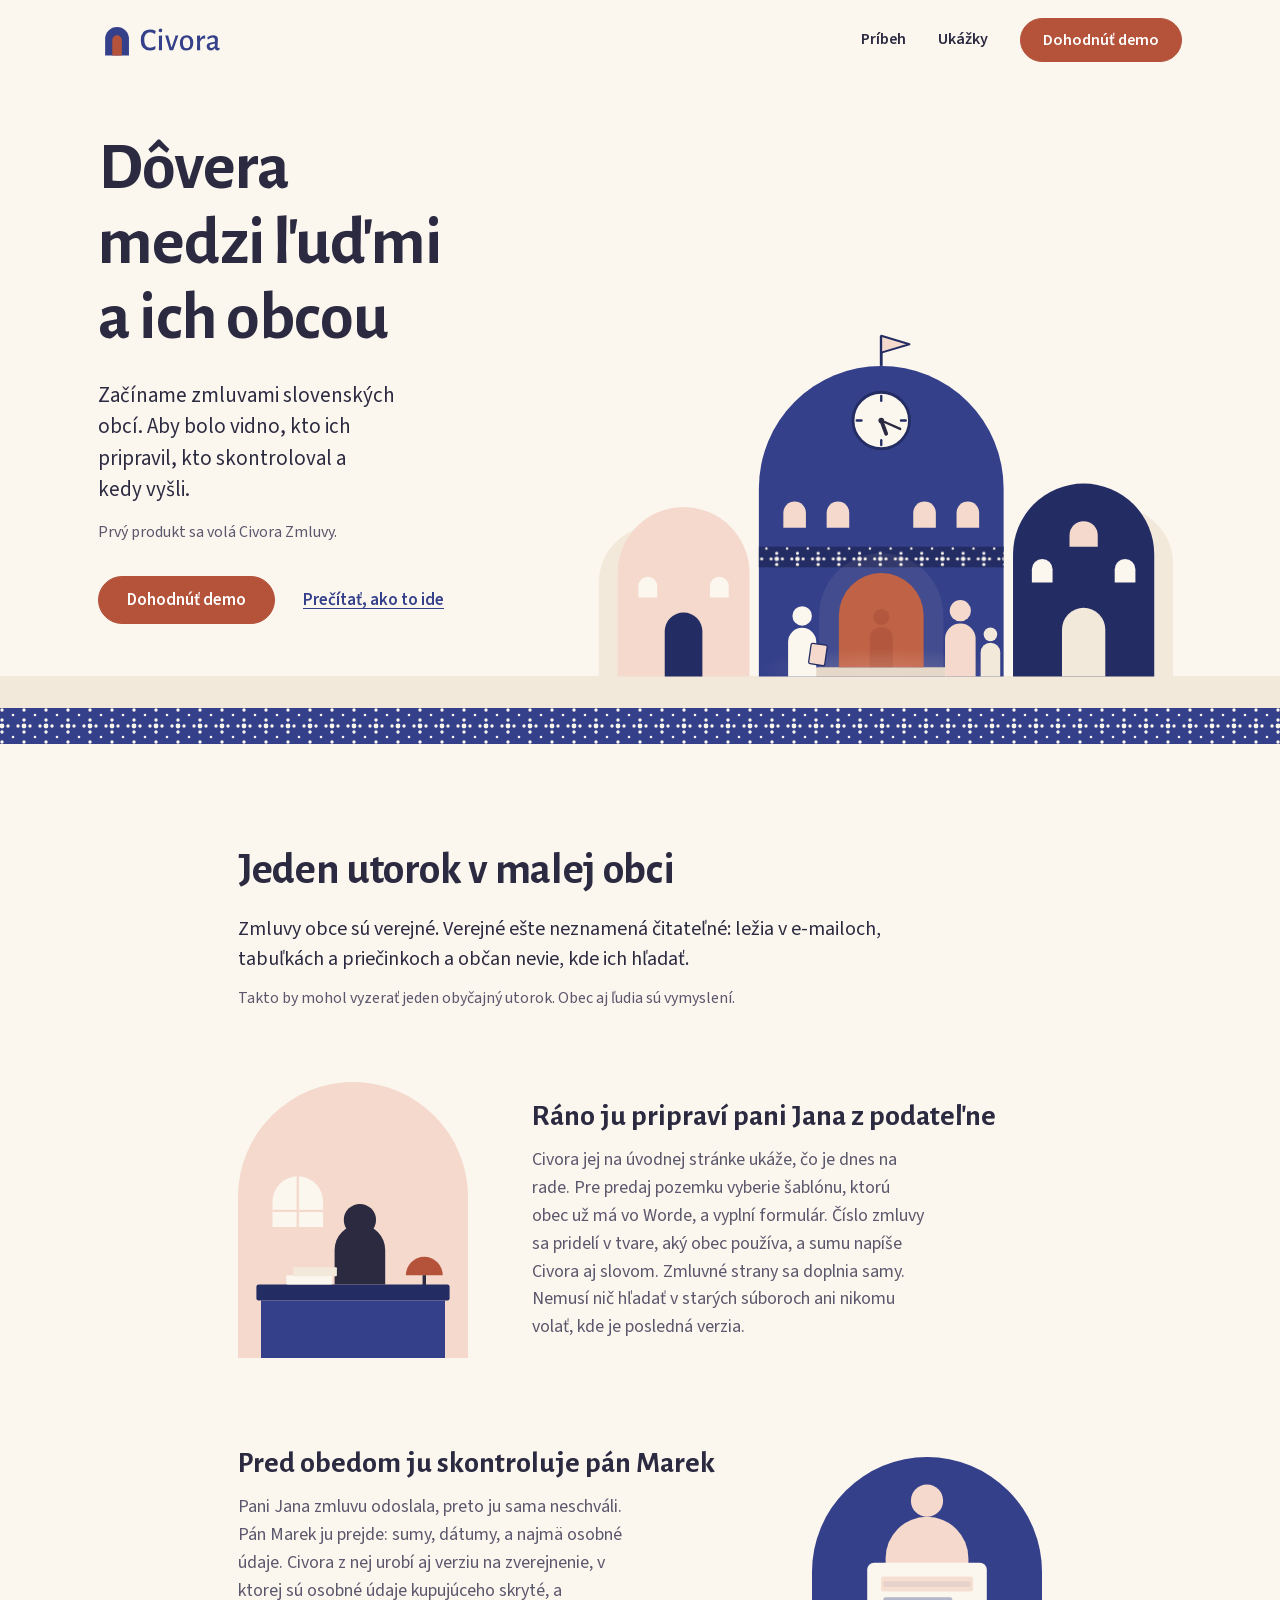
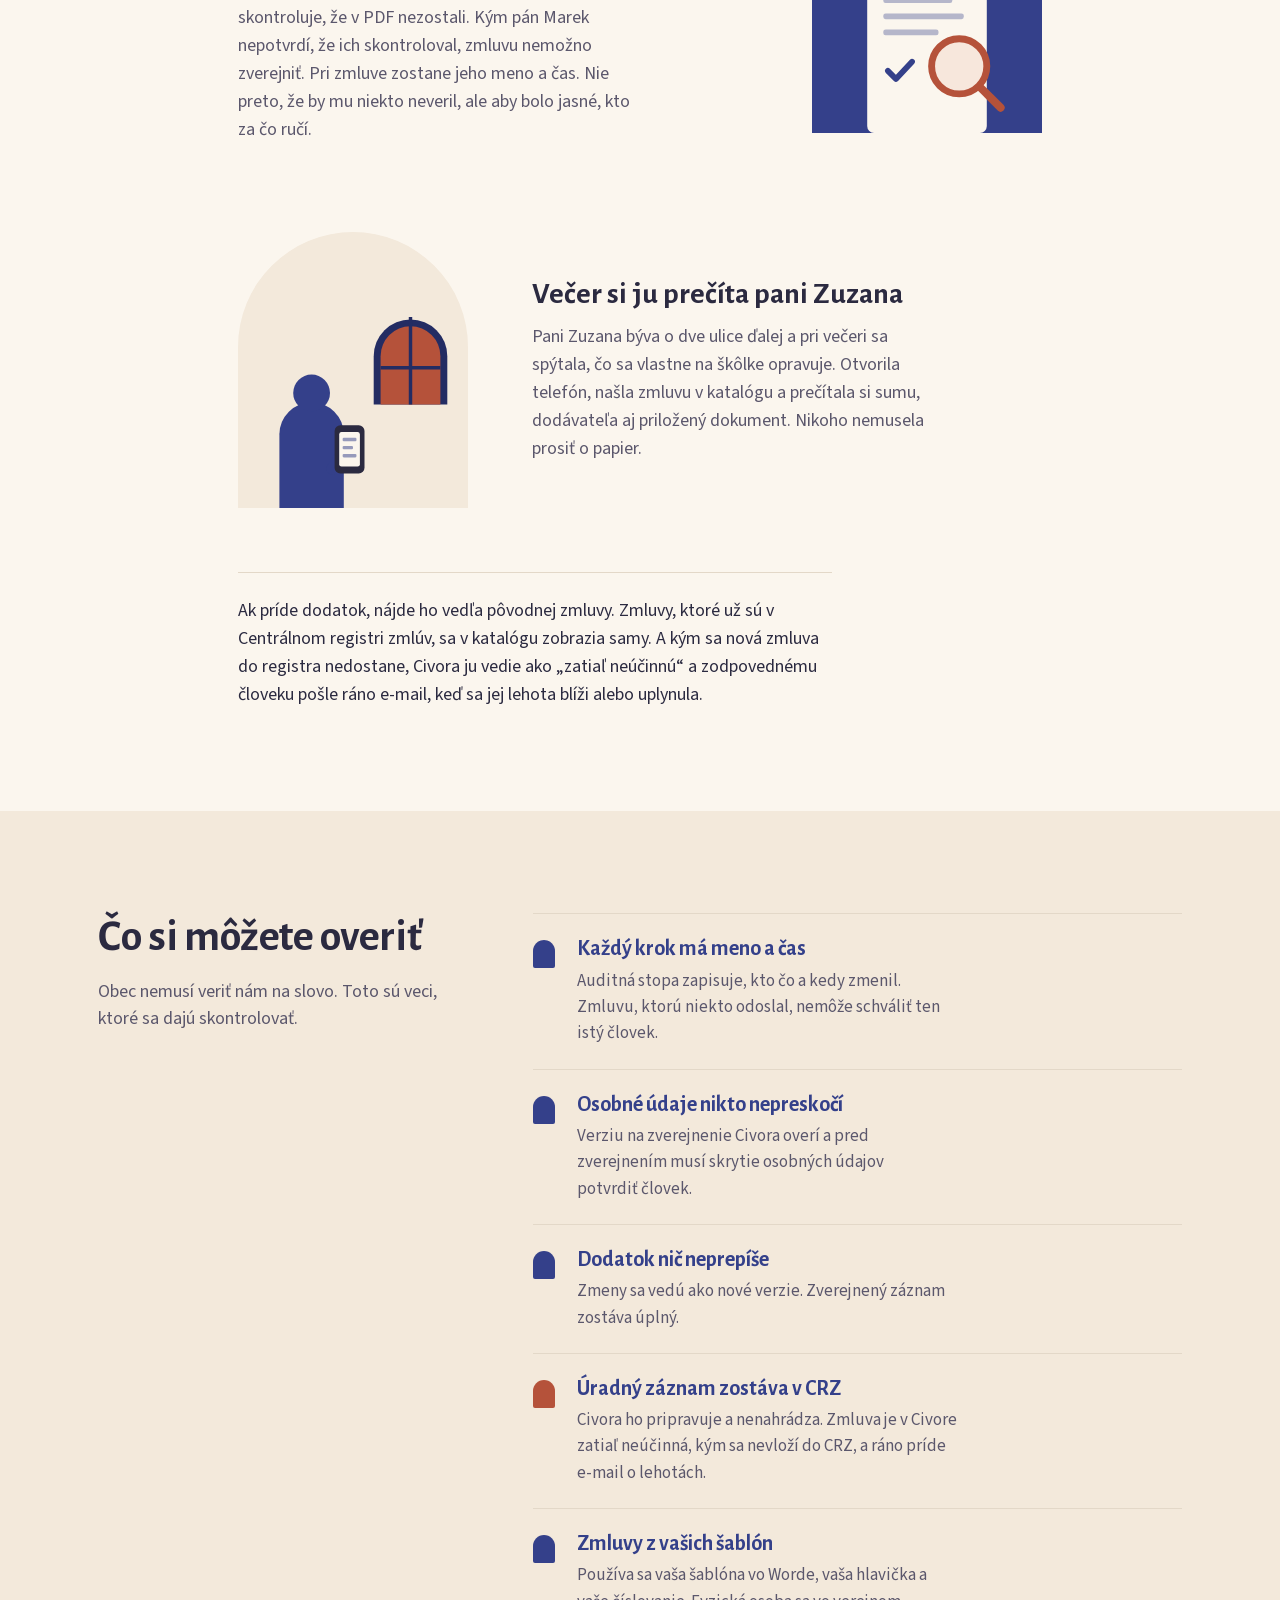
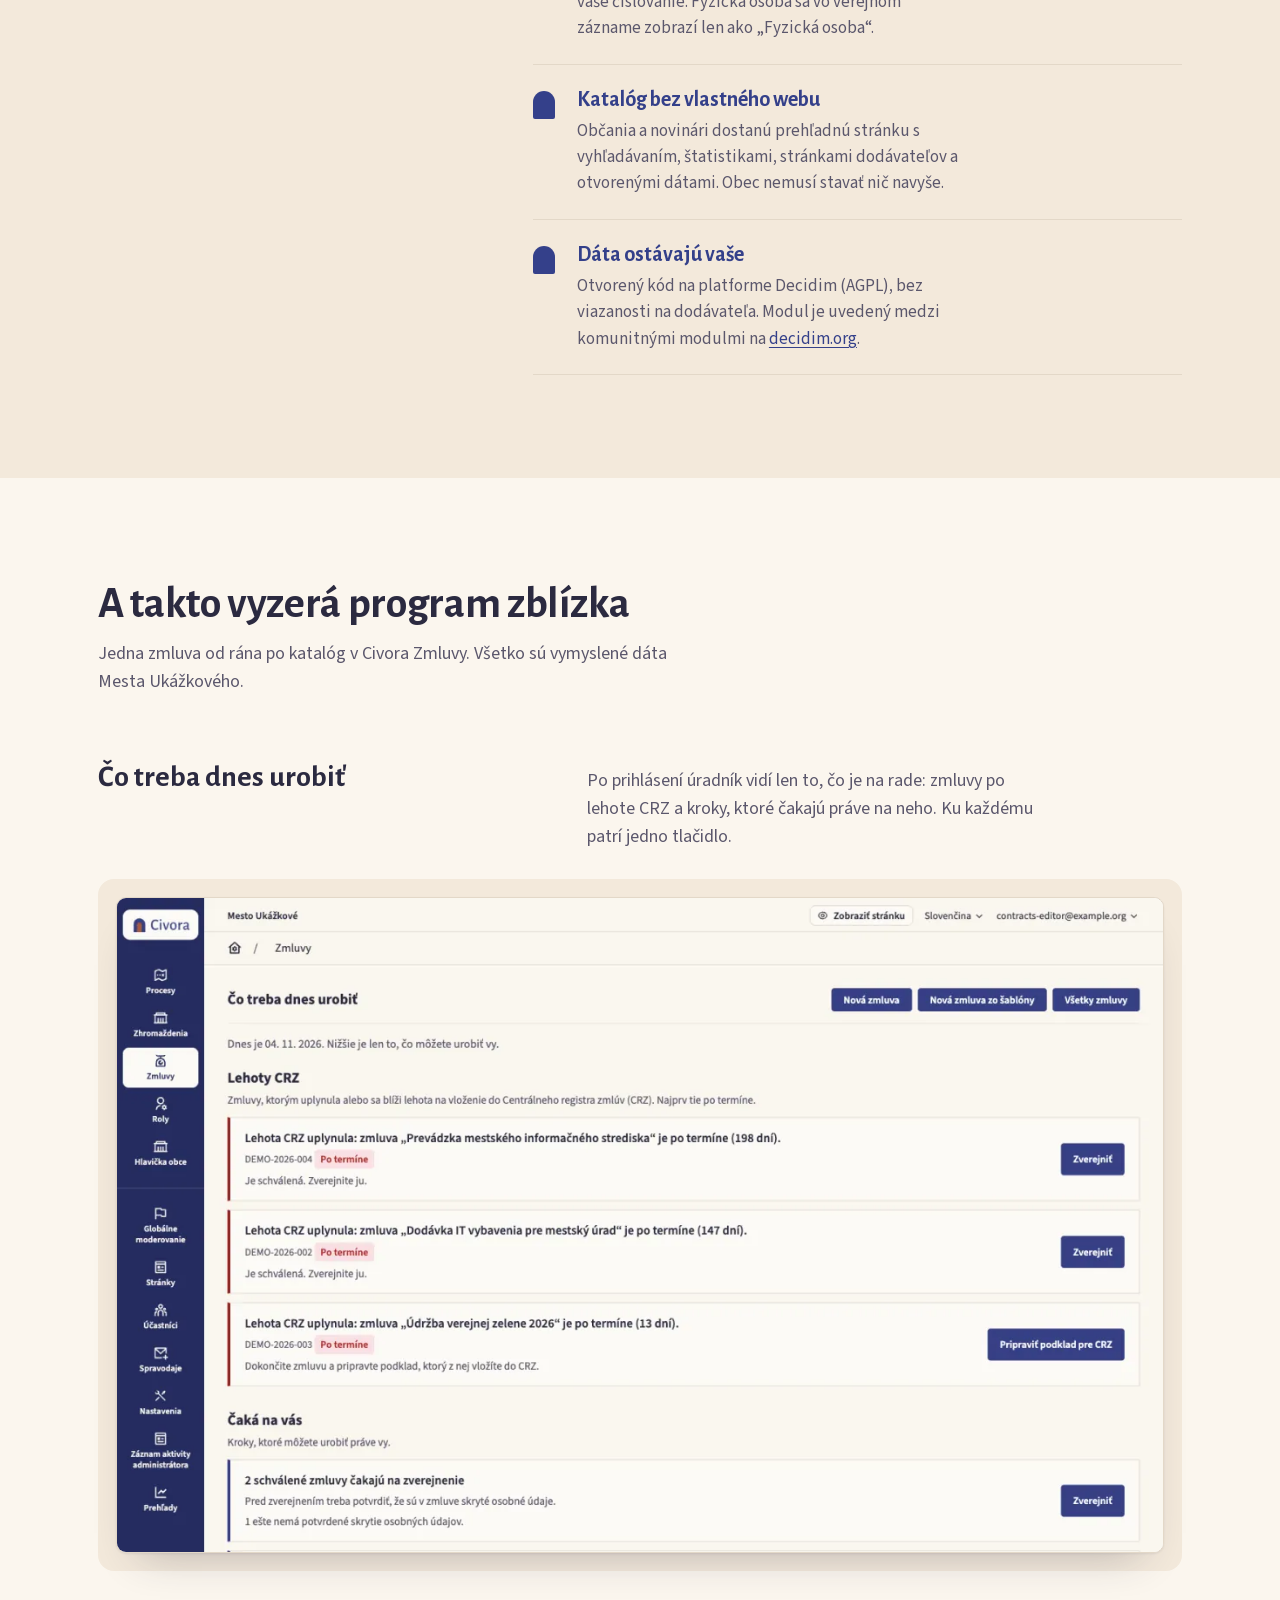
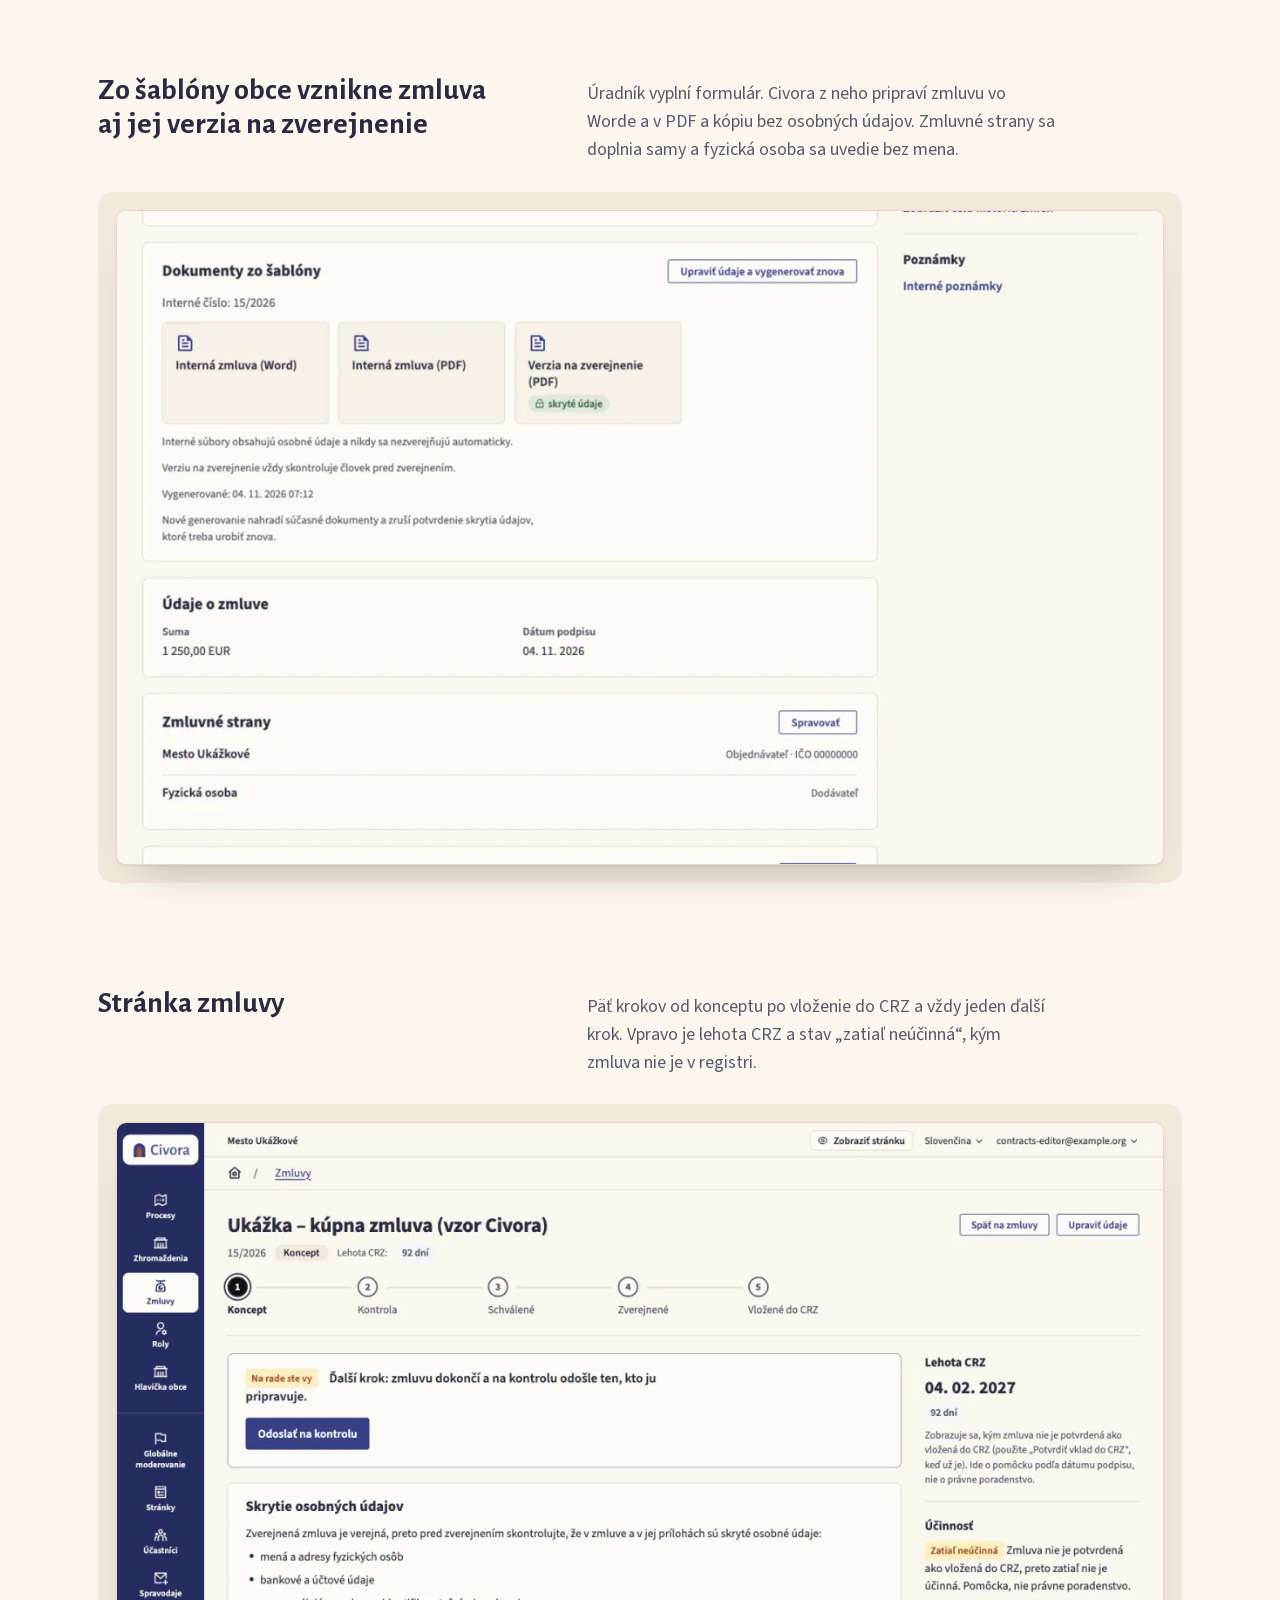
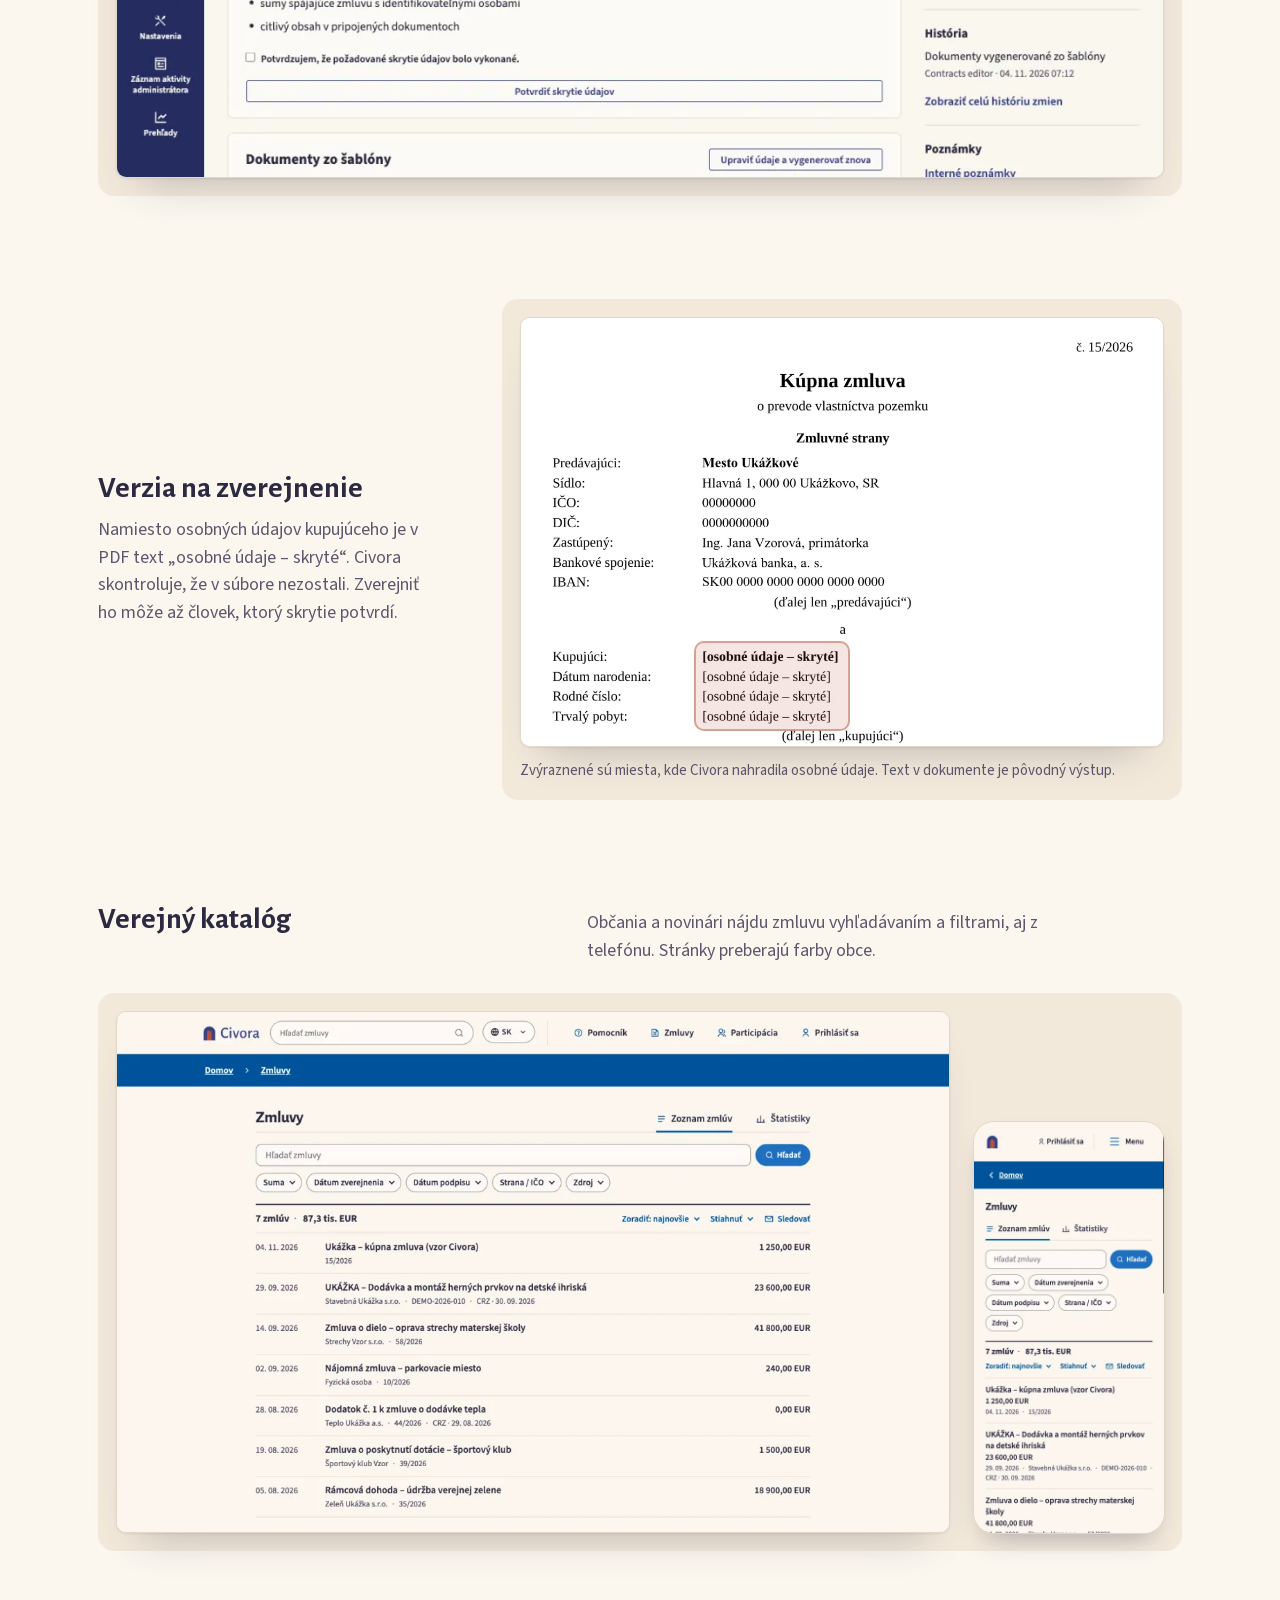
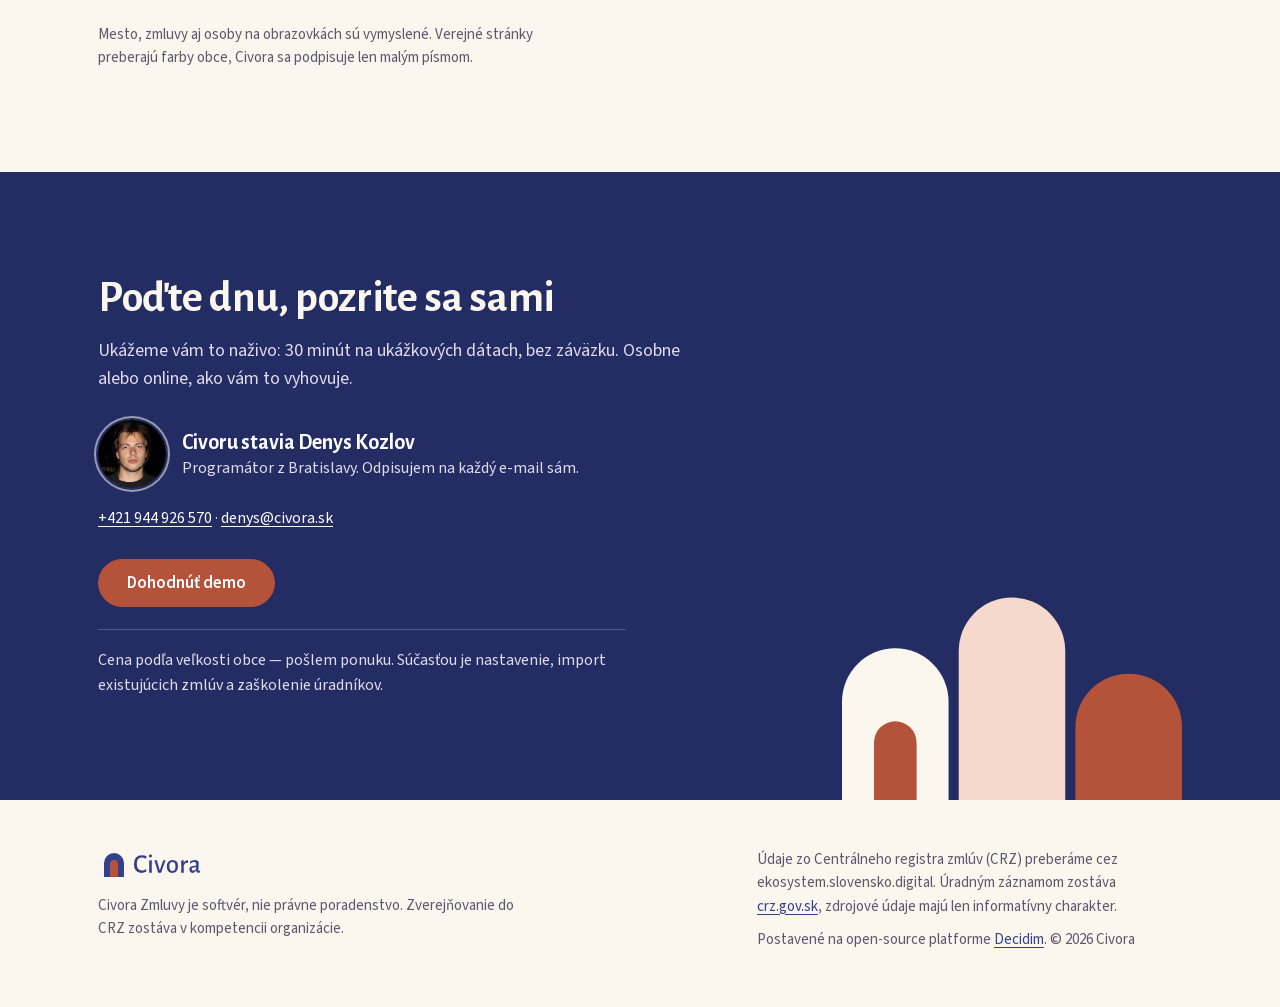
<file: index.html>
<!doctype html>
<html lang="sk">
<head>
<meta charset="utf-8">
<meta name="viewport" content="width=device-width, initial-scale=1">
<title>Civora: dôvera medzi ľuďmi a ich obcou | Civora Zmluvy</title>
<meta name="description" content="Civora pomáha obciam pracovať s ľuďmi otvorene a presne. Prvý produkt, Civora Zmluvy, pripraví zmluvu z vašej šablóny vo Worde, vedie ju od návrhu po verejný katalóg a prepojenie na CRZ. Postavené na open-source platforme Decidim.">
<link rel="canonical" href="https://civora.sk/">
<meta name="robots" content="index,follow,max-image-preview:large">
<meta name="theme-color" content="#fbf6ee">
<meta property="og:type" content="website">
<meta property="og:site_name" content="Civora">
<meta property="og:url" content="https://civora.sk/">
<meta property="og:title" content="Civora: dôvera medzi ľuďmi a ich obcou">
<meta property="og:description" content="Prvý produkt: Civora Zmluvy, pracovný postup a verejný katalóg zmlúv pre obce, mestá a mestské časti.">
<meta property="og:locale" content="sk_SK">
<meta property="og:image" content="https://civora.sk/img/og-image.png?v=20261104">
<meta property="og:image:width" content="1200">
<meta property="og:image:height" content="630">
<meta property="og:image:alt" content="Civora: dôvera medzi ľuďmi a ich obcou. Prvý produkt: Civora Zmluvy.">
<meta name="twitter:card" content="summary_large_image">
<link rel="icon" href="favicon.svg" type="image/svg+xml">
<link rel="icon" href="favicon.ico" sizes="48x48">
<link rel="apple-touch-icon" href="apple-touch-icon.png">
<link rel="manifest" href="manifest.webmanifest">
<link rel="preload" href="fonts/alegreya-sans-latin-700.woff2" as="font" type="font/woff2" crossorigin>
<link rel="preload" href="fonts/alegreya-sans-latin-ext-700.woff2" as="font" type="font/woff2" crossorigin>
<link rel="preload" href="fonts/source-sans-3-latin-400.woff2" as="font" type="font/woff2" crossorigin>
<link rel="preload" href="fonts/source-sans-3-sk-ext-400.woff2" as="font" type="font/woff2" crossorigin>
<link rel="preload" href="fonts/source-sans-3-latin-600.woff2" as="font" type="font/woff2" crossorigin>
<link rel="preload" href="fonts/source-sans-3-sk-ext-600.woff2" as="font" type="font/woff2" crossorigin>
<script type="application/ld+json">
{
  "@context": "https://schema.org",
  "@graph": [
    {
      "@type": "Organization",
      "@id": "https://civora.sk/#org",
      "name": "Civora",
      "slogan": "Dôvera medzi ľuďmi a ich obcou",
      "url": "https://civora.sk/",
      "logo": "https://civora.sk/brand/mark-512.png",
      "email": "denys@civora.sk",
      "telephone": "+421944926570",
      "areaServed": "SK"
    },
    {
      "@type": "WebSite",
      "@id": "https://civora.sk/#website",
      "url": "https://civora.sk/",
      "name": "Civora Zmluvy",
      "inLanguage": "sk",
      "publisher": {"@id": "https://civora.sk/#org"}
    },
    {
      "@type": "SoftwareApplication",
      "name": "Civora Zmluvy",
      "applicationCategory": "BusinessApplication",
      "operatingSystem": "Web",
      "inLanguage": "sk",
      "description": "Prvý produkt Civora: zmluvy zo šablón obce vo Worde, pracovný postup s kontrolou druhou osobou a verejný katalóg zmlúv pre obce, mestá a mestské časti, od návrhu po zverejnenie a prepojenie na CRZ.",
      "image": "https://civora.sk/img/og-image.png?v=20261104",
      "publisher": {"@id": "https://civora.sk/#org"}
    }
  ]
}
</script>
<script>document.documentElement.classList.add("js")</script>
<style>
@font-face{font-family:'Alegreya Sans';font-style:normal;font-weight:700;font-display:swap;src:url('fonts/alegreya-sans-latin-ext-700.woff2') format('woff2');unicode-range:U+0100-02BA, U+02BD-02C5, U+02C7-02CC, U+02CE-02D7, U+02DD-02FF, U+0304, U+0308, U+0329, U+1D00-1DBF, U+1E00-1E9F, U+1EF2-1EFF, U+2020, U+20A0-20AB, U+20AD-20C4, U+2113, U+2C60-2C7F, U+A720-A7FF}
@font-face{font-family:'Alegreya Sans';font-style:normal;font-weight:700;font-display:swap;src:url('fonts/alegreya-sans-latin-700.woff2') format('woff2');unicode-range:U+0000-00FF, U+0131, U+0152-0153, U+02BB-02BC, U+02C6, U+02DA, U+02DC, U+0304, U+0308, U+0329, U+2000-206F, U+20AC, U+2122, U+2191, U+2193, U+2212, U+2215, U+FEFF, U+FFFD}
@font-face{font-family:'Source Sans 3';font-style:normal;font-weight:400;font-display:optional;src:url('fonts/source-sans-3-sk-ext-400.woff2') format('woff2');unicode-range:U+010C-010F, U+011A-011B, U+0139-013A, U+013D-013E, U+0147-0148, U+0154-0155, U+0158-0159, U+0160-0161, U+0164-0165, U+016E-016F, U+017D-017E}
@font-face{font-family:'Source Sans 3';font-style:normal;font-weight:400;font-display:optional;src:url('fonts/source-sans-3-latin-400.woff2') format('woff2');unicode-range:U+0000-00FF, U+0131, U+0152-0153, U+02BB-02BC, U+02C6, U+02DA, U+02DC, U+0304, U+0308, U+0329, U+2000-206F, U+20AC, U+2122, U+2191, U+2193, U+2212, U+2215, U+FEFF, U+FFFD}
@font-face{font-family:'Source Sans 3';font-style:normal;font-weight:600;font-display:optional;src:url('fonts/source-sans-3-sk-ext-600.woff2') format('woff2');unicode-range:U+010C-010F, U+011A-011B, U+0139-013A, U+013D-013E, U+0147-0148, U+0154-0155, U+0158-0159, U+0160-0161, U+0164-0165, U+016E-016F, U+017D-017E}
@font-face{font-family:'Source Sans 3';font-style:normal;font-weight:600;font-display:optional;src:url('fonts/source-sans-3-latin-600.woff2') format('woff2');unicode-range:U+0000-00FF, U+0131, U+0152-0153, U+02BB-02BC, U+02C6, U+02DA, U+02DC, U+0304, U+0308, U+0329, U+2000-206F, U+20AC, U+2122, U+2191, U+2193, U+2212, U+2215, U+FEFF, U+FFFD}


/* Dvere identity. Token names and values match brand/tokens.css. */
:root{
  --civora-indigo:#34408a;
  --civora-indigo-deep:#232c63;
  --civora-terracotta:#b5523a;
  --civora-terracotta-deep:#9a4430;
  --civora-clay-tint:#f4d9cc;
  --civora-paper:#fbf6ee;
  --civora-cream:#f3e9db;
  --civora-rule:#e3d8c8;
  --civora-ink:#2b2a40;
  --civora-muted:#5b576c;
  --civora-white:#fff;
  --civora-font-display:"Alegreya Sans",system-ui,sans-serif;
  --civora-font-text:"Source Sans 3",system-ui,-apple-system,"Segoe UI",sans-serif;
  --civora-radius:10px;
  --civora-measure:66ch;
  --ease:cubic-bezier(.16,1,.3,1);
  --gutter:clamp(20px,5vw,48px);
  /* modrotlač: paper print on indigo cloth */
  --mr:url("data:image/svg+xml,%3Csvg xmlns='http://www.w3.org/2000/svg' width='22' height='22'%3E%3Cg fill='%23fbf6ee'%3E%3Ccircle cx='11' cy='11' r='2.4'/%3E%3Ccircle cx='11' cy='5' r='1.7'/%3E%3Ccircle cx='11' cy='17' r='1.7'/%3E%3Ccircle cx='5' cy='11' r='1.7'/%3E%3Ccircle cx='17' cy='11' r='1.7'/%3E%3Ccircle cx='0' cy='0' r='1.3'/%3E%3Ccircle cx='22' cy='0' r='1.3'/%3E%3Ccircle cx='0' cy='22' r='1.3'/%3E%3Ccircle cx='22' cy='22' r='1.3'/%3E%3C/g%3E%3C/svg%3E");
  scrollbar-color:#b9ab97 var(--civora-paper);
}
*,*::before,*::after{box-sizing:border-box}
html{scroll-behavior:smooth;-webkit-text-size-adjust:100%}
body{
  margin:0;background:var(--civora-paper);color:var(--civora-ink);
  font-family:var(--civora-font-text);
  font-size:1.125rem;line-height:1.55;font-variant-numeric:lining-nums;
  -webkit-font-smoothing:antialiased;overflow-x:clip;
}
::selection{background:var(--civora-clay-tint);color:var(--civora-ink)}
img{max-width:100%;height:auto;display:block}
a{color:var(--civora-indigo);text-underline-offset:.18em;text-decoration-thickness:1px}
a:hover{color:var(--civora-indigo-deep);text-decoration-thickness:2px}
:focus-visible{outline:3px solid var(--civora-indigo);outline-offset:3px;border-radius:4px}
.skip{position:absolute;left:-9999px;top:8px;background:var(--civora-ink);color:#fff;padding:10px 16px;border-radius:var(--civora-radius);z-index:10}
.skip:focus{left:var(--gutter)}
.wrap{max-width:1180px;margin:0 auto;padding-inline:var(--gutter)}
.narrow{max-width:900px}
.defs{position:absolute;width:0;height:0;overflow:hidden}

h1,h2,h3{margin:0;font-family:var(--civora-font-display);font-weight:700;line-height:1.1;text-wrap:balance}
h1{font-size:clamp(2.5rem,1.4rem + 4.4vw,4.25rem);letter-spacing:-.012em}
h2{font-size:clamp(1.9rem,1.3rem + 2vw,2.75rem);letter-spacing:-.008em}
h3{font-size:1.5rem;line-height:1.15}
p{margin:0;max-width:var(--civora-measure);text-wrap:pretty}

/* header */
.top{display:flex;align-items:center;justify-content:space-between;gap:20px;padding-block:18px}
.brand{display:block;line-height:0;border-radius:4px}
.brand img{height:38px;width:auto}
.nav{display:flex;align-items:center;gap:clamp(14px,3vw,32px);font-size:1rem;font-weight:600}
.nav a:not(.btn){color:var(--civora-ink);text-decoration:none;padding:8px 0;border-bottom:2px solid transparent}
.nav a:not(.btn):hover{border-bottom-color:var(--civora-indigo)}

.btn{
  display:inline-flex;align-items:center;justify-content:center;
  min-height:48px;padding:0 28px;border-radius:999px;
  background:var(--civora-terracotta);color:#fff;font-weight:600;font-size:1.0625rem;
  text-decoration:none;border:1px solid var(--civora-terracotta);white-space:nowrap;
  transition:background-color .15s ease,border-color .15s ease;
}
.btn:hover{background:var(--civora-terracotta-deep);border-color:var(--civora-terracotta-deep);color:#fff}
.btn--sm{min-height:44px;padding:0 22px;font-size:1rem}
.cta a:focus-visible{outline-color:var(--civora-paper)}

/* hero: a town, a hall, a door that is lit */
.hero{display:grid;grid-template-columns:minmax(0,5fr) minmax(0,7fr);gap:clamp(24px,4vw,64px);align-items:end;padding-top:clamp(16px,4vw,56px)}
.hero__text{align-self:center;padding-bottom:clamp(24px,4vw,56px)}
.hero p.lead{font-size:1.3125rem;line-height:1.5;color:var(--civora-ink);margin-top:24px;max-width:30ch}
.hero p.first{font-size:1rem;color:var(--civora-muted);margin-top:14px}
.hero .actions{display:flex;flex-wrap:wrap;align-items:center;gap:16px 28px;margin-top:32px}
.hero .actions a.link{font-weight:600;font-size:1.0625rem}
.scene{display:block;width:100%;height:auto;--lit:.85;margin-bottom:-1px}
.ground{height:clamp(20px,3vw,32px);background:var(--civora-cream)}
.strip{height:36px;background:var(--civora-indigo) var(--mr);background-size:22px 22px;background-position:center}

/* story: three people, one Tuesday */
section{padding-block:clamp(56px,8vw,104px)}
.story-intro p{margin-top:20px;font-size:1.25rem;line-height:1.5}
.story-intro p+p{font-size:1rem;color:var(--civora-muted);margin-top:12px}
.story{list-style:none;margin:clamp(40px,6vw,72px) 0 0;padding:0;display:grid;gap:clamp(48px,7vw,88px)}
.vig{display:grid;grid-template-columns:minmax(0,230px) minmax(0,1fr);gap:clamp(24px,5vw,64px);align-items:center}
.vig:nth-child(even){grid-template-columns:minmax(0,1fr) minmax(0,230px)}
.vig:nth-child(even) .vig__art{order:2}
.vig__art{width:100%;max-width:230px;height:auto}
.vig h3{font-size:clamp(1.5rem,1.2rem + 1vw,1.875rem)}
.vig p{margin-top:12px;color:var(--civora-muted);max-width:44ch}
.story-end{margin-top:clamp(40px,6vw,64px);padding-top:24px;border-top:1px solid var(--civora-rule);color:var(--civora-ink)}

/* ledger: what can be checked */
.tint{background:var(--civora-cream)}
.split{display:grid;grid-template-columns:minmax(0,4fr) minmax(0,7fr);gap:clamp(24px,5vw,80px)}
.split .lede p{margin-top:16px;color:var(--civora-muted)}
.checks{list-style:none;margin:0;padding:0}
.checks li{padding:22px 0 22px 44px;border-top:1px solid var(--civora-rule);position:relative}
.checks li:last-child{border-bottom:1px solid var(--civora-rule)}
.checks li::before{content:"";position:absolute;left:0;top:26px;width:22px;height:28px;border-radius:11px 11px 2px 2px;background:var(--civora-indigo)}
.checks li.lit::before{background:var(--civora-terracotta)}
.checks h3{font-size:1.375rem;color:var(--civora-indigo)}
.checks p{margin-top:6px;color:var(--civora-muted);font-size:1.0625rem;max-width:48ch}

/* gallery: five screens in workflow order, large and quiet */
.gal{padding-block:clamp(56px,8vw,104px)}
.gal__intro{margin-top:12px;color:var(--civora-muted)}
.gal__note{margin-top:clamp(40px,6vw,72px);font-size:.9375rem;color:var(--civora-muted)}
.show{list-style:none;margin:clamp(36px,5vw,64px) 0 0;padding:0;display:grid;gap:clamp(56px,8vw,112px)}
.show__item{display:grid;gap:clamp(18px,2.5vw,28px);min-width:0}
.show__text h3{font-size:clamp(1.5rem,1.2rem + 1vw,1.875rem)}
.show__text p{margin-top:10px;color:var(--civora-muted);max-width:52ch}
.shot{border:1px solid var(--civora-rule);border-radius:var(--civora-radius);overflow:hidden;background:#fff;box-shadow:0 1px 2px rgba(43,42,64,.08),0 24px 40px -24px rgba(43,42,64,.3)}
.frame{margin:0;background:var(--civora-cream);padding:clamp(10px,1.6vw,18px);border-radius:16px;min-width:0}
.frame figcaption{margin-top:12px;font-size:.9375rem;color:var(--civora-muted)}
@media (min-width:640px){.show__cat{display:grid;grid-template-columns:minmax(0,1fr) clamp(120px,15vw,190px);gap:clamp(12px,2vw,24px);align-items:end}}
.show__phone{width:100%;height:auto;border-radius:clamp(14px,1.6vw,20px);box-shadow:0 0 0 1px var(--civora-rule),0 14px 28px -12px rgba(43,42,64,.4)}
.doc{position:relative;background:#fff}
.doc__mark{position:absolute;left:27.2%;top:76.1%;width:23.8%;height:20%;border-radius:8px;background:rgba(181,82,58,.14);box-shadow:0 0 0 2px rgba(181,82,58,.55);pointer-events:none}
@media (min-width:900px){
  .show__item:not(.show__item--doc) .show__text{display:grid;grid-template-columns:minmax(0,5fr) minmax(0,7fr);gap:0 clamp(24px,5vw,80px);align-items:baseline}
  .show__item:not(.show__item--doc) .show__text p{margin-top:0}
  .show__item--doc{grid-template-columns:minmax(0,4fr) minmax(0,8fr);gap:clamp(24px,5vw,80px);align-items:center}
}
@media (max-width:639px){.show__phone{display:none}}

/* cta: the one strict indigo band */
.cta{background:var(--civora-indigo-deep);color:var(--civora-paper);overflow:hidden;padding-bottom:0}
.cta .wrap{display:grid;grid-template-columns:minmax(0,7fr) minmax(0,5fr);gap:32px 64px;align-items:center}
.cta p{color:#e3dcee;margin-top:14px}
.cta .founder{display:flex;align-items:center;gap:16px;margin-top:28px}
.cta .founder img{flex:none;display:block;width:68px;height:68px;border-radius:50%;object-fit:cover;object-position:50% 28%;background:var(--civora-indigo);box-shadow:0 0 0 2px var(--civora-indigo-deep),0 0 0 4px rgba(251,246,238,.55)}
.cta .founder p{margin:0}
.cta .founder strong{display:block;font:700 1.375rem/1.2 var(--civora-font-display);color:#fff}
.cta .founder span{display:block;margin-top:2px;font-size:1rem;line-height:1.45;color:#e3dcee}
.cta .who{font-size:1rem;color:#e3dcee;margin-top:18px}
.cta .who a,.cta .who a:hover{color:#fff}
.cta .price{font-size:1rem;margin-top:22px;padding-top:18px;border-top:1px solid rgba(251,246,238,.22)}
.cta .act{margin-top:28px}
.cta__text{padding-bottom:clamp(56px,8vw,104px)}
.cta__doors{display:block;width:100%;max-width:340px;height:auto;justify-self:end;align-self:end}
.cta .strip{background-color:var(--civora-indigo-deep);height:30px;opacity:.9}

footer{padding-block:48px 56px;font-size:.9375rem;color:var(--civora-muted)}
footer .wrap{display:grid;grid-template-columns:minmax(0,7fr) minmax(0,5fr);gap:20px 64px}
footer p{max-width:60ch}
footer p+p{margin-top:10px}
footer .brand{margin-bottom:14px}
footer .brand img{height:32px}

/* motion: quiet, from a visible default, off for reduced motion */
.js .reveal{opacity:0;transform:translateY(18px);transition:opacity .8s var(--ease),transform .8s var(--ease);transition-delay:var(--d,0s)}
.js .reveal.in{opacity:1;transform:none}
.js .rise{opacity:0;transform:translateY(26px);transition:opacity .9s var(--ease),transform .9s var(--ease);transition-delay:var(--d,0s)}
.js .in .rise,.js .rise.in{opacity:1;transform:none}
.scene .lit-door,.scene .lit-glow,.scene .lit-halo,.scene .lit-fig{transition:opacity .5s ease-out}
.scene .lit-door{opacity:var(--lit)}
.scene .lit-glow{opacity:var(--lit)}
.scene .lit-halo{opacity:calc(var(--lit)*.35)}
.scene .lit-fig{opacity:calc(.15 + var(--lit)*.85)}
.vig__art .glow{transition:opacity 1.4s ease-out .4s;opacity:.35}
.vig.in .vig__art .glow,.vig__art.in .glow{opacity:1}
@media (hover:hover){.btn{transition:background-color .15s ease,border-color .15s ease,transform .25s var(--ease)}.btn:hover{transform:translateY(-1px)}}

@media (max-width:900px){
  .hero{grid-template-columns:1fr}
  .hero__text{padding-bottom:8px}
  .hero p.lead{max-width:36ch}
  .split{grid-template-columns:1fr}
  .cta .wrap,footer .wrap{grid-template-columns:1fr}
  .cta__doors{justify-self:start;max-width:260px}
}
@media (max-width:640px){
  .nav a:not(.btn){display:none}
  .brand img{height:32px}
  .hero .actions .btn{width:100%}
  .vig,.vig:nth-child(even){grid-template-columns:1fr;gap:20px}
  .vig:nth-child(even) .vig__art{order:0}
  .vig__art{max-width:170px}
  .checks li{padding-left:38px}
}
@media (prefers-reduced-motion:reduce){
  html{scroll-behavior:auto}
  .btn,.btn:hover{transition:none;transform:none}
  .js .reveal,.js .rise{opacity:1;transform:none;transition:none}
  .scene .lit-door,.scene .lit-glow,.scene .lit-halo,.scene .lit-fig,.vig__art .glow{transition:none}
  .vig__art .glow{opacity:1}
}
</style>
</head>
<body>
<svg class="defs" width="0" height="0" aria-hidden="true" focusable="false">
  <defs>
    <pattern id="mr" width="22" height="22" patternUnits="userSpaceOnUse">
      <g fill="#fbf6ee"><circle cx="11" cy="11" r="2.4"/><circle cx="11" cy="5" r="1.7"/><circle cx="11" cy="17" r="1.7"/><circle cx="5" cy="11" r="1.7"/><circle cx="17" cy="11" r="1.7"/><circle cx="0" cy="0" r="1.3"/><circle cx="22" cy="0" r="1.3"/><circle cx="0" cy="22" r="1.3"/><circle cx="22" cy="22" r="1.3"/></g>
    </pattern>
    <radialGradient id="glow" cx="50%" cy="50%" r="50%"><stop offset="0" stop-color="#f4d9cc" stop-opacity=".95"/><stop offset="1" stop-color="#f4d9cc" stop-opacity="0"/></radialGradient>
  </defs>
</svg>
<a class="skip" href="#obsah">Preskočiť na obsah</a>

<header class="wrap top">
  <a class="brand" href="./" aria-label="Civora, domov"><img src="brand/wordmark.svg" width="210" height="64" alt="Civora"></a>
  <nav class="nav" aria-label="Hlavná navigácia">
    <a href="#pribeh">Príbeh</a>
    <a href="#galeria">Ukážky</a>
    <a class="btn btn--sm" href="mailto:denys@civora.sk?subject=Demo%20Civora%20Zmluvy">Dohodnúť demo</a>
  </nav>
</header>

<main id="obsah">
<div class="wrap hero">
  <div class="hero__text">
    <h1>Dôvera medzi ľuďmi a ich obcou</h1>
    <p class="lead">Začíname zmluvami slovenských obcí. Aby bolo vidno, kto ich pripravil, kto skontroloval a kedy vyšli.</p>
    <p class="first">Prvý produkt sa volá Civora Zmluvy.</p>
    <div class="actions">
      <a class="btn" href="mailto:denys@civora.sk?subject=Demo%20Civora%20Zmluvy">Dohodnúť demo</a>
      <a class="link" href="#pribeh">Prečítať, ako to ide</a>
    </div>
  </div>

  <svg class="scene obs" viewBox="0 0 640 400" role="img" aria-label="Ilustrácia: radnica s rozsvietenými dverami, okolo nej domy a pred dverami traja ľudia">
    <g class="rise" style="--d:.05s"><path d="M20 400V300a60 60 0 0 1 120 0V400z" fill="#f3e9db"/></g>
    <g class="rise" style="--d:.15s"><path d="M510 400V280a60 60 0 0 1 120 0V400z" fill="#f3e9db"/></g>
    <!-- left house -->
    <g class="rise" style="--d:.2s">
      <path d="M40 400V290a70 70 0 0 1 140 0V400z" fill="#f4d9cc"/>
      <path d="M90 400V352a20 20 0 0 1 40 0V400z" fill="#232c63"/>
      <path d="M62 316V304a10 10 0 0 1 20 0V316z" fill="#fbf6ee"/>
      <path d="M138 316V304a10 10 0 0 1 20 0V316z" fill="#fbf6ee"/>
    </g>
    <!-- right house -->
    <g class="rise" style="--d:.3s">
      <path d="M460 400V270a75 75 0 0 1 150 0V400z" fill="#232c63"/>
      <path d="M512 400V350a23 23 0 0 1 46 0V400z" fill="#f3e9db"/>
      <path d="M480 300V286a11 11 0 0 1 22 0V300z" fill="#fbf6ee"/>
      <path d="M568 300V286a11 11 0 0 1 22 0V300z" fill="#fbf6ee"/>
      <path d="M520 262V250a15 15 0 0 1 30 0V262z" fill="#f4d9cc"/>
    </g>
    <!-- the hall is the mark -->
    <g class="rise" style="--d:.1s">
      <line x1="320" y1="70" x2="320" y2="38" stroke="#232c63" stroke-width="3"/>
      <path d="M320 38l30 9-30 9z" fill="#f4d9cc" stroke="#232c63" stroke-width="2" stroke-linejoin="round"/>
      <path d="M190 400V200a130 130 0 0 1 260 0V400z" fill="#34408a"/>
      <circle cx="320" cy="128" r="30" fill="#fbf6ee" stroke="#232c63" stroke-width="3"/>
      <g stroke="#232c63" stroke-width="2.5" stroke-linecap="round"><line x1="320" y1="102" x2="320" y2="107"/><line x1="346" y1="128" x2="341" y2="128"/><line x1="320" y1="154" x2="320" y2="149"/><line x1="294" y1="128" x2="299" y2="128"/></g>
      <g stroke="#2b2a40" stroke-linecap="round"><line id="h-hour" x1="320" y1="128" x2="320" y2="113" stroke-width="4" transform="rotate(300 320 128)"/><line id="h-min" x1="320" y1="128" x2="320" y2="106" stroke-width="2.5" transform="rotate(60 320 128)"/></g>
      <circle cx="320" cy="128" r="3" fill="#2b2a40"/>
      <path d="M216 242V226a12 12 0 0 1 24 0V242z" fill="#f4d9cc"/>
      <path d="M262 242V226a12 12 0 0 1 24 0V242z" fill="#f4d9cc"/>
      <path d="M354 242V226a12 12 0 0 1 24 0V242z" fill="#f4d9cc"/>
      <path d="M400 242V226a12 12 0 0 1 24 0V242z" fill="#f4d9cc"/>
      <rect x="190" y="262" width="260" height="22" fill="#232c63"/>
      <rect x="190" y="262" width="260" height="22" fill="url(#mr)"/>
      <rect x="250" y="390" width="140" height="10" rx="2" fill="#e3d8c8"/>
      <path class="lit-halo" d="M254 390V335a66 66 0 0 1 132 0V390z" fill="#f4d9cc"/>
      <path d="M275 390V335a45 45 0 0 1 90 0V390z" fill="#b5523a"/>
      <path class="lit-door" d="M275 390V335a45 45 0 0 1 90 0V390z" fill="#e9a07a"/>
      <g class="lit-fig" transform="translate(320 390) scale(.95)" fill="#9a4430"><path d="M-13 0V-32a13 13 0 0 1 26 0V0z"/><circle cy="-56" r="9"/></g>
      <ellipse class="lit-glow" cx="320" cy="392" rx="130" ry="22" fill="url(#glow)"/>
    </g>
    <!-- people at the door -->
    <g class="rise" style="--d:.45s">
      <g transform="translate(236 400) scale(1.15)"><path d="M-13 0V-32a13 13 0 0 1 26 0V0z" fill="#fbf6ee"/><circle cy="-56" r="9" fill="#fbf6ee"/><rect x="7" y="-30" width="15" height="19" rx="1.5" fill="#f4d9cc" stroke="#232c63" stroke-width="1.2" transform="rotate(8 14 -20)"/></g>
      <g transform="translate(404 400) scale(1.25)"><path d="M-13 0V-32a13 13 0 0 1 26 0V0z" fill="#f4d9cc"/><circle cy="-56" r="9" fill="#f4d9cc"/></g>
      <g transform="translate(436 400) scale(.8)"><path d="M-13 0V-32a13 13 0 0 1 26 0V0z" fill="#f3e9db"/><circle cy="-56" r="9" fill="#f3e9db"/></g>
    </g>
  </svg>
</div>
<div class="ground" aria-hidden="true"></div>
<div class="strip" aria-hidden="true"></div>

<section id="pribeh">
  <div class="wrap narrow">
    <div class="story-intro reveal">
      <h2>Jeden utorok v malej obci</h2>
      <p>Zmluvy obce sú verejné. Verejné ešte neznamená čitateľné: ležia v e-mailoch, tabuľkách a priečinkoch a občan nevie, kde ich hľadať.</p>
      <p>Takto by mohol vyzerať jeden obyčajný utorok. Obec aj ľudia sú vymyslení.</p>
    </div>

    <ol class="story">
      <li class="vig">
        <svg class="vig__art reveal" viewBox="0 0 200 240" aria-hidden="true" focusable="false">
          <path d="M0 240V100a100 100 0 0 1 200 0V240z" fill="#f4d9cc"/>
          <path d="M30 126V104a22 22 0 0 1 44 0V126z" fill="#fbf6ee"/>
          <path d="M52 82v44M30 112h44" stroke="#f4d9cc" stroke-width="2" fill="none"/>
          <path d="M84 176V146a22 22 0 0 1 44 0V176z" fill="#2b2a40"/>
          <circle cx="106" cy="120" r="14" fill="#2b2a40"/>
          <path class="glow" d="M146 168a16 16 0 0 1 32 0z" fill="#b5523a"/>
          <path d="M162 168v16" stroke="#2b2a40" stroke-width="3"/>
          <rect x="16" y="176" width="168" height="14" rx="2" fill="#232c63"/>
          <rect x="20" y="190" width="160" height="50" fill="#34408a"/>
          <rect x="42" y="168" width="40" height="8" rx="1" fill="#fbf6ee"/>
          <rect x="48" y="161" width="38" height="8" rx="1" fill="#f3e9db"/>
        </svg>
        <div class="reveal" style="--d:.1s">
          <h3>Ráno ju pripraví pani Jana z podateľne</h3>
          <p>Civora jej na úvodnej stránke ukáže, čo je dnes na rade. Pre predaj pozemku vyberie šablónu, ktorú obec už má vo Worde, a vyplní formulár. Číslo zmluvy sa pridelí v tvare, aký obec používa, a sumu napíše Civora aj slovom. Zmluvné strany sa doplnia samy. Nemusí nič hľadať v starých súboroch ani nikomu volať, kde je posledná verzia.</p>
        </div>
      </li>
      <li class="vig">
        <svg class="vig__art reveal" viewBox="0 0 200 240" aria-hidden="true" focusable="false">
          <path d="M0 240V100a100 100 0 0 1 200 0V240z" fill="#34408a"/>
          <circle cx="100" cy="38" r="14" fill="#f4d9cc"/>
          <path d="M64 100V88a36 36 0 0 1 72 0V100z" fill="#f4d9cc"/>
          <rect x="48" y="92" width="104" height="148" rx="6" fill="#fbf6ee"/>
          <g fill="#34408a" opacity=".35"><rect x="62" y="108" width="76" height="5" rx="2"/><rect x="62" y="122" width="60" height="5" rx="2"/><rect x="62" y="136" width="70" height="5" rx="2"/><rect x="62" y="150" width="48" height="5" rx="2"/></g>
          <rect x="60" y="104" width="80" height="13" rx="2" fill="#f4d9cc" opacity=".8"/>
          <g class="glow"><circle cx="128" cy="182" r="24" fill="#f4d9cc" fill-opacity=".5" stroke="#b5523a" stroke-width="6"/><path d="M146 200l18 18" stroke="#b5523a" stroke-width="7" stroke-linecap="round"/></g>
          <path d="M66 186l7 7 14-15" stroke="#34408a" stroke-width="5" fill="none" stroke-linecap="round" stroke-linejoin="round"/>
        </svg>
        <div class="reveal" style="--d:.1s">
          <h3>Pred obedom ju skontroluje pán Marek</h3>
          <p>Pani Jana zmluvu odoslala, preto ju sama neschváli. Pán Marek ju prejde: sumy, dátumy, a najmä osobné údaje. Civora z nej urobí aj verziu na zverejnenie, v ktorej sú osobné údaje kupujúceho skryté, a skontroluje, že v PDF nezostali. Kým pán Marek nepotvrdí, že ich skontroloval, zmluvu nemožno zverejniť. Pri zmluve zostane jeho meno a čas. Nie preto, že by mu niekto neveril, ale aby bolo jasné, kto za čo ručí.</p>
        </div>
      </li>
      <li class="vig">
        <svg class="vig__art reveal" viewBox="0 0 200 240" aria-hidden="true" focusable="false">
          <path d="M0 240V100a100 100 0 0 1 200 0V240z" fill="#f3e9db"/>
          <path d="M118 150V108a32 32 0 0 1 64 0V150z" fill="#232c63"/>
          <path class="glow" d="M124 150V108a26 26 0 0 1 52 0V150z" fill="#b5523a"/>
          <path d="M150 74v76M124 118h52" stroke="#232c63" stroke-width="3" fill="none"/>
          <path d="M36 240V176a28 28 0 0 1 56 0V240z" fill="#34408a"/>
          <circle cx="64" cy="140" r="16" fill="#34408a"/>
          <path d="M82 206l10-16" stroke="#34408a" stroke-width="10" stroke-linecap="round"/>
          <rect x="84" y="168" width="26" height="42" rx="5" fill="#2b2a40"/>
          <rect x="88" y="174" width="18" height="30" rx="2" fill="#fbf6ee"/>
          <g fill="#34408a" opacity=".5"><rect x="91" y="179" width="12" height="3" rx="1"/><rect x="91" y="186" width="9" height="3" rx="1"/><rect x="91" y="193" width="12" height="3" rx="1"/></g>
        </svg>
        <div class="reveal" style="--d:.1s">
          <h3>Večer si ju prečíta pani Zuzana</h3>
          <p>Pani Zuzana býva o dve ulice ďalej a pri večeri sa spýtala, čo sa vlastne na škôlke opravuje. Otvorila telefón, našla zmluvu v katalógu a prečítala si sumu, dodávateľa aj priložený dokument. Nikoho nemusela prosiť o papier.</p>
        </div>
      </li>
    </ol>
    <p class="story-end reveal">Ak príde dodatok, nájde ho vedľa pôvodnej zmluvy. Zmluvy, ktoré už sú v Centrálnom registri zmlúv, sa v katalógu zobrazia samy. A kým sa nová zmluva do registra nedostane, Civora ju vedie ako „zatiaľ neúčinnú“ a zodpovednému človeku pošle ráno e-mail, keď sa jej lehota blíži alebo uplynula.</p>
  </div>
</section>

<section class="tint" id="overit">
  <div class="wrap split">
    <div class="lede reveal">
      <h2>Čo si môžete overiť</h2>
      <p>Obec nemusí veriť nám na slovo. Toto sú veci, ktoré sa dajú skontrolovať.</p>
    </div>
    <ul class="checks reveal" style="--d:.1s">
      <li><h3>Každý krok má meno a čas</h3><p>Auditná stopa zapisuje, kto čo a kedy zmenil. Zmluvu, ktorú niekto odoslal, nemôže schváliť ten istý človek.</p></li>
      <li><h3>Osobné údaje nikto nepreskočí</h3><p>Verziu na zverejnenie Civora overí a pred zverejnením musí skrytie osobných údajov potvrdiť človek.</p></li>
      <li><h3>Dodatok nič neprepíše</h3><p>Zmeny sa vedú ako nové verzie. Zverejnený záznam zostáva úplný.</p></li>
      <li class="lit"><h3>Úradný záznam zostáva v CRZ</h3><p>Civora ho pripravuje a nenahrádza. Zmluva je v Civore zatiaľ neúčinná, kým sa nevloží do CRZ, a ráno príde e-mail o lehotách.</p></li>
      <li><h3>Zmluvy z vašich šablón</h3><p>Používa sa vaša šablóna vo Worde, vaša hlavička a vaše číslovanie. Fyzická osoba sa vo verejnom zázname zobrazí len ako „Fyzická osoba“.</p></li>
      <li><h3>Katalóg bez vlastného webu</h3><p>Občania a novinári dostanú prehľadnú stránku s vyhľadávaním, štatistikami, stránkami dodávateľov a otvorenými dátami. Obec nemusí stavať nič navyše.</p></li>
      <li><h3>Dáta ostávajú vaše</h3><p>Otvorený kód na platforme Decidim (AGPL), bez viazanosti na dodávateľa. Modul je uvedený medzi komunitnými modulmi na <a href="https://decidim.org/modules/" rel="noopener">decidim.org</a>.</p></li>
    </ul>
  </div>
</section>

<section class="gal" id="galeria">
  <div class="wrap">
    <h2>A takto vyzerá program zblízka</h2>
    <p class="gal__intro">Jedna zmluva od rána po katalóg v Civora Zmluvy. Všetko sú vymyslené dáta Mesta Ukážkového.</p>
    <ol class="show">
        <li class="show__item reveal">
          <div class="show__text"><h3>Čo treba dnes urobiť</h3><p>Po prihlásení úradník vidí len to, čo je na rade: zmluvy po lehote CRZ a kroky, ktoré čakajú práve na neho. Ku každému patrí jedno tlačidlo.</p></div>
          <figure class="frame"><div class="shot"><img src="img/today-sk-1440.webp?v=20261104" srcset="img/today-sk-480.webp?v=20261104 480w, img/today-sk-800.webp?v=20261104 800w, img/today-sk-1200.webp?v=20261104 1200w, img/today-sk-1440.webp?v=20261104 1440w" sizes="(min-width:1240px) 1100px, calc(100vw - 2 * var(--gutter) - 20px)" width="1440" height="900" alt="Úvodná stránka administrácie s nadpisom „Čo treba dnes urobiť“: tri zmluvy po lehote CRZ a schválené zmluvy čakajúce na zverejnenie, ku každej tlačidlo (ukážkové dáta)" loading="lazy" decoding="async"></div></figure>
        </li>
        <li class="show__item reveal">
          <div class="show__text"><h3>Zo šablóny obce vznikne zmluva aj jej verzia na zverejnenie</h3><p>Úradník vyplní formulár. Civora z neho pripraví zmluvu vo Worde a v PDF a kópiu bez osobných údajov. Zmluvné strany sa doplnia samy a fyzická osoba sa uvedie bez mena.</p></div>
          <figure class="frame"><div class="shot"><img src="img/template-docs-sk-1440.webp?v=20261104" srcset="img/template-docs-sk-480.webp?v=20261104 480w, img/template-docs-sk-800.webp?v=20261104 800w, img/template-docs-sk-1200.webp?v=20261104 1200w, img/template-docs-sk-1440.webp?v=20261104 1440w" sizes="(min-width:1240px) 1100px, calc(100vw - 2 * var(--gutter) - 20px)" width="1440" height="900" alt="Dokumenty vygenerované zo šablóny: interná zmluva vo Worde a v PDF a verzia na zverejnenie so značkou „skryté údaje“, pod nimi údaje o zmluve a zmluvné strany, fyzická osoba bez mena (ukážkové dáta)" loading="lazy" decoding="async"></div></figure>
        </li>
        <li class="show__item reveal">
          <div class="show__text"><h3>Stránka zmluvy</h3><p>Päť krokov od konceptu po vloženie do CRZ a vždy jeden ďalší krok. Vpravo je lehota CRZ a stav „zatiaľ neúčinná“, kým zmluva nie je v registri.</p></div>
          <figure class="frame"><div class="shot"><img src="img/workspace-sk-1440.webp?v=20261104" srcset="img/workspace-sk-480.webp?v=20261104 480w, img/workspace-sk-800.webp?v=20261104 800w, img/workspace-sk-1200.webp?v=20261104 1200w, img/workspace-sk-1440.webp?v=20261104 1440w" sizes="(min-width:1240px) 1100px, calc(100vw - 2 * var(--gutter) - 20px)" width="1440" height="900" alt="Stránka zmluvy v administrácii: päťkrokový ukazovateľ od konceptu po vloženie do CRZ, ďalší krok s tlačidlom, lehota CRZ a stav „zatiaľ neúčinná“ (ukážkové dáta)" loading="lazy" decoding="async"></div></figure>
        </li>
        <li class="show__item show__item--doc reveal">
          <div class="show__text"><h3>Verzia na zverejnenie</h3><p>Namiesto osobných údajov kupujúceho je v PDF text „osobné údaje – skryté“. Civora skontroluje, že v súbore nezostali. Zverejniť ho môže až človek, ktorý skrytie potvrdí.</p></div>
          <figure class="frame"><div class="shot doc"><img src="img/publication-pdf-sk-1440.webp?v=20261104" srcset="img/publication-pdf-sk-480.webp?v=20261104 480w, img/publication-pdf-sk-800.webp?v=20261104 800w, img/publication-pdf-sk-1200.webp?v=20261104 1200w, img/publication-pdf-sk-1440.webp?v=20261104 1440w" sizes="(min-width:1240px) 1100px, calc(100vw - 2 * var(--gutter) - 20px)" width="1440" height="960" alt="Začiatok PDF verzie na zverejnenie ukážkovej kúpnej zmluvy: údaje predávajúceho sú vyplnené, údaje kupujúceho sú nahradené textom „[osobné údaje – skryté]“ (ukážkové dáta)" loading="lazy" decoding="async"><span class="doc__mark" aria-hidden="true"></span></div><figcaption>Zvýraznené sú miesta, kde Civora nahradila osobné údaje. Text v dokumente je pôvodný výstup.</figcaption></figure>
        </li>
        <li class="show__item reveal">
          <div class="show__text"><h3>Verejný katalóg</h3><p>Občania a novinári nájdu zmluvu vyhľadávaním a filtrami, aj z telefónu. Stránky preberajú farby obce.</p></div>
          <figure class="frame show__cat"><div class="shot"><img src="img/catalogue-sk-1440.webp?v=20261104" srcset="img/catalogue-sk-480.webp?v=20261104 480w, img/catalogue-sk-800.webp?v=20261104 800w, img/catalogue-sk-1200.webp?v=20261104 1200w, img/catalogue-sk-1440.webp?v=20261104 1440w" sizes="(min-width:1240px) 1100px, calc(100vw - 2 * var(--gutter) - 20px)" width="1440" height="900" alt="Verejný katalóg zmlúv vo farbách obce s vyhľadávaním, filtrami, súčtom a zoznamom zmlúv so sumami (ukážkové dáta)" loading="lazy" decoding="async"></div><img class="show__phone" src="img/catalogue-phone-sk-390.webp?v=20261104" srcset="img/catalogue-phone-sk-390.webp?v=20261104 390w, img/catalogue-phone-sk-780.webp?v=20261104 780w" sizes="190px" width="390" height="844" alt="Ten istý katalóg na telefóne" loading="lazy" decoding="async"></figure>
        </li>
    </ol>
    <p class="gal__note">Mesto, zmluvy aj osoby na obrazovkách sú vymyslené. Verejné stránky preberajú farby obce, Civora sa podpisuje len malým písmom.</p>
  </div>
</section>

<section class="cta" id="kontakt">
  <div class="wrap">
    <div class="cta__text reveal">
      <h2>Poďte dnu, pozrite sa sami</h2>
      <p>Ukážeme vám to naživo: 30 minút na ukážkových dátach, bez záväzku. Osobne alebo online, ako vám to vyhovuje.</p>
      <div class="founder">
        <img src="img/denys.jpg" width="68" height="68" alt="Denys Kozlov" loading="lazy" decoding="async">
        <p><strong>Civoru stavia Denys Kozlov</strong><span>Programátor z Bratislavy. Odpisujem na každý e-mail sám.</span></p>
      </div>
      <p class="who"><a href="tel:+421944926570">+421 944 926 570</a> · <a href="mailto:denys@civora.sk">denys@civora.sk</a></p>
      <a class="btn act" href="mailto:denys@civora.sk?subject=Demo%20Civora%20Zmluvy">Dohodnúť demo</a>
      <p class="price" id="ponuka">Cena podľa veľkosti obce — pošlem ponuku. Súčasťou je nastavenie, import existujúcich zmlúv a zaškolenie úradníkov.</p>
    </div>
    <svg class="cta__doors obs" viewBox="0 -12 268 162" aria-hidden="true" focusable="false">
      <g class="rise" style="--d:0s"><path d="M0 150V72a42 42 0 0 1 84 0V150z" fill="#fbf6ee"/><path d="M25.2 150v-45.6a16.8 16.8 0 0 1 33.6 0V150z" fill="#b5523a"/></g>
      <g class="rise" style="--d:.15s"><path d="M92 150V32a42 42 0 0 1 84 0V150z" fill="#f4d9cc"/></g>
      <g class="rise" style="--d:.3s"><path d="M184 150V92a42 42 0 0 1 84 0V150z" fill="#b5523a"/></g>
    </svg>
  </div>
</section>
<script>
(function(){
  var reduce=window.matchMedia('(prefers-reduced-motion:reduce)').matches;
  /* the town hall clock shows the visitor's own time */
  var d=new Date(),hm=d.getMinutes(),hh=(d.getHours()%12)+hm/60;
  var hr=document.getElementById('h-hour'),mi=document.getElementById('h-min');
  if(hr)hr.setAttribute('transform','rotate('+(hh*30).toFixed(1)+' 320 128)');
  if(mi)mi.setAttribute('transform','rotate('+(hm*6)+' 320 128)');
  /* the door light warms as you read down */
  var scene=document.querySelector('.scene');
  if(scene&&!reduce){
    var tick=false;
    var warm=function(){
      var p=Math.min(1,window.scrollY/(window.innerHeight*.9));
      scene.style.setProperty('--lit',(0.2+0.8*p).toFixed(3));
      tick=false;
    };
    warm();
    window.addEventListener('scroll',function(){if(!tick){tick=true;requestAnimationFrame(warm)}},{passive:true});
  }
  /* things rise in once, as they come into view */
  var els=[].slice.call(document.querySelectorAll('.reveal,.obs'));
  if(!('IntersectionObserver' in window)||reduce){
    els.forEach(function(e){e.classList.add('in')});
  }else{
    var io=new IntersectionObserver(function(en){
      en.forEach(function(x){if(x.isIntersecting){x.target.classList.add('in');io.unobserve(x.target)}});
    },{rootMargin:'0px 0px -12% 0px',threshold:.05});
    els.forEach(function(e){io.observe(e)});
  }
})();
</script>
</main>

<footer>
  <div class="wrap">
    <div>
      <a class="brand" href="./" aria-label="Civora, domov"><img src="brand/wordmark.svg" width="210" height="64" alt="Civora"></a>
      <p>Civora Zmluvy je softvér, nie právne poradenstvo. Zverejňovanie do CRZ zostáva v kompetencii organizácie.</p>
    </div>
    <div>
      <p>Údaje zo Centrálneho registra zmlúv (CRZ) preberáme cez ekosystem.slovensko.digital. Úradným záznamom zostáva <a href="https://www.crz.gov.sk" rel="noopener">crz.gov.sk</a>, zdrojové údaje majú len informatívny charakter.</p>
      <p>Postavené na open-source platforme <a href="https://decidim.org" rel="noopener">Decidim</a>. © 2026 Civora</p>
    </div>
  </div>
</footer>
</body>
</html>
</file>
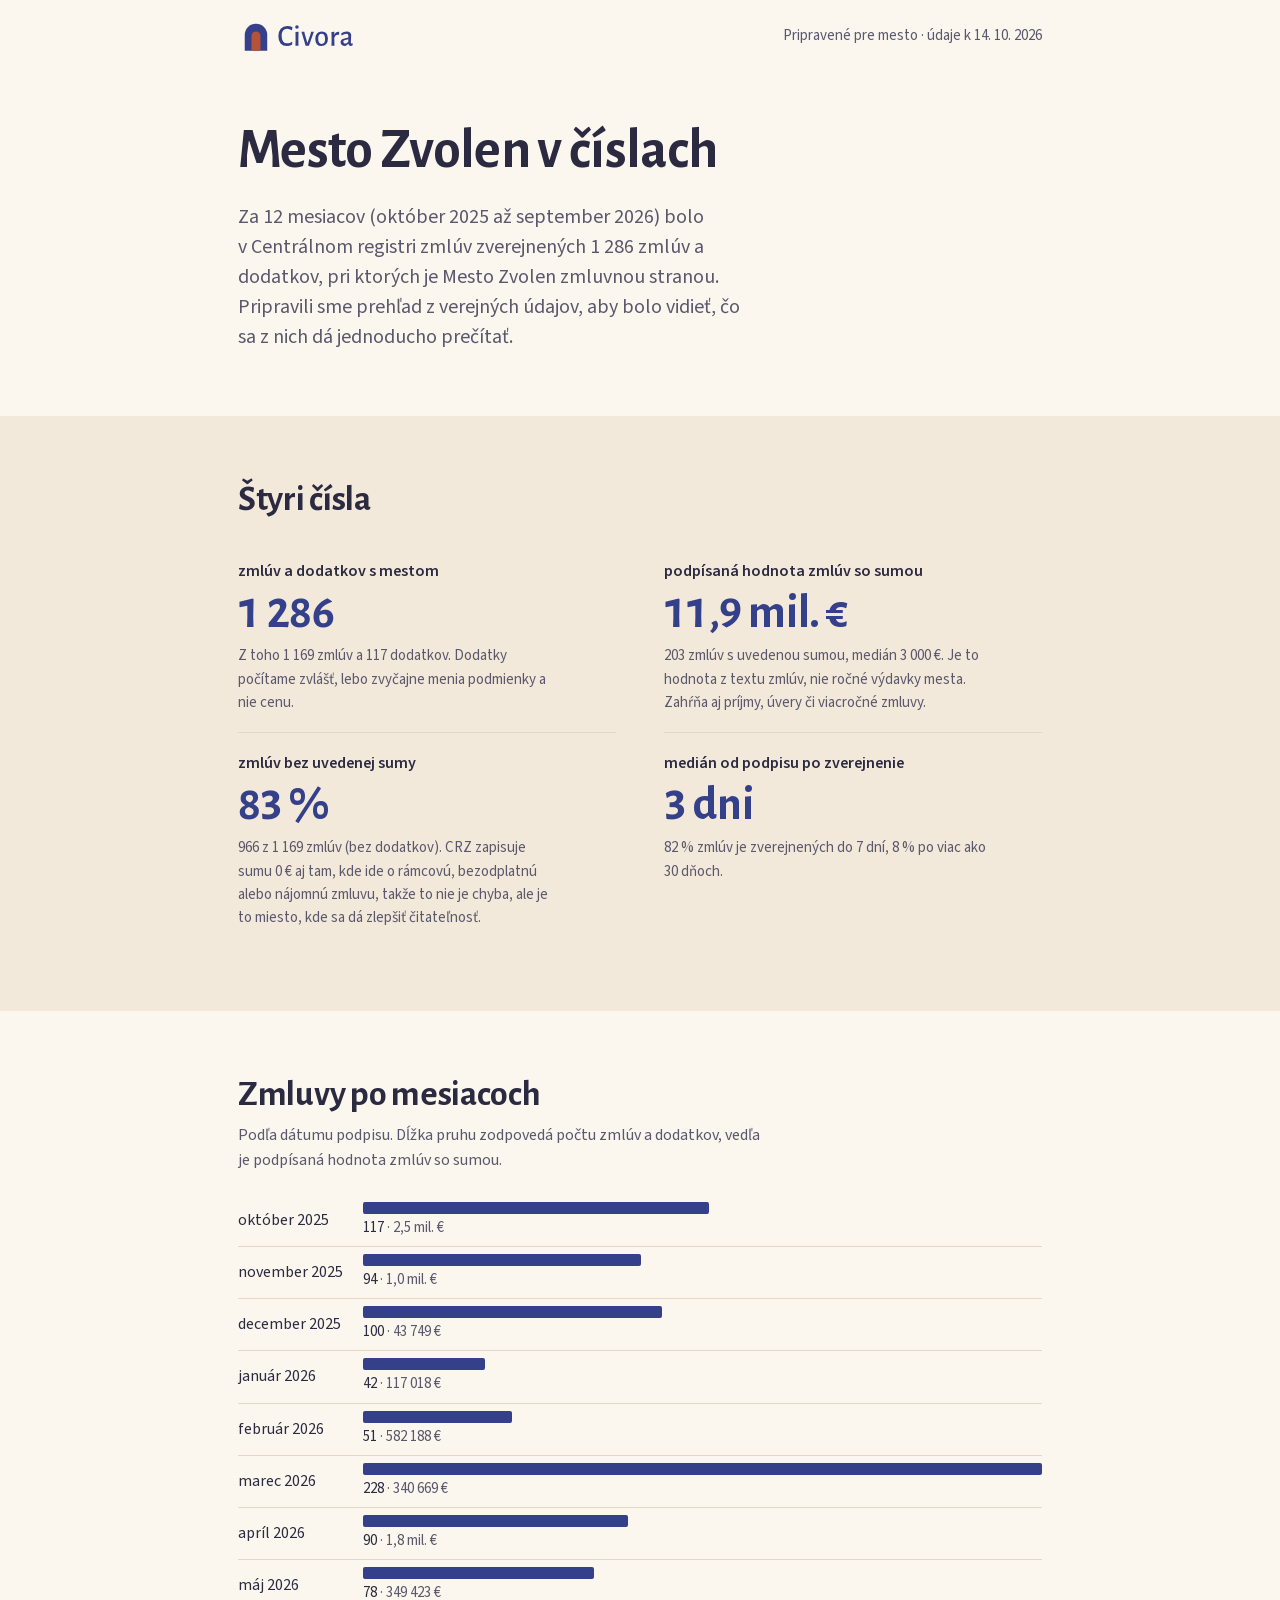
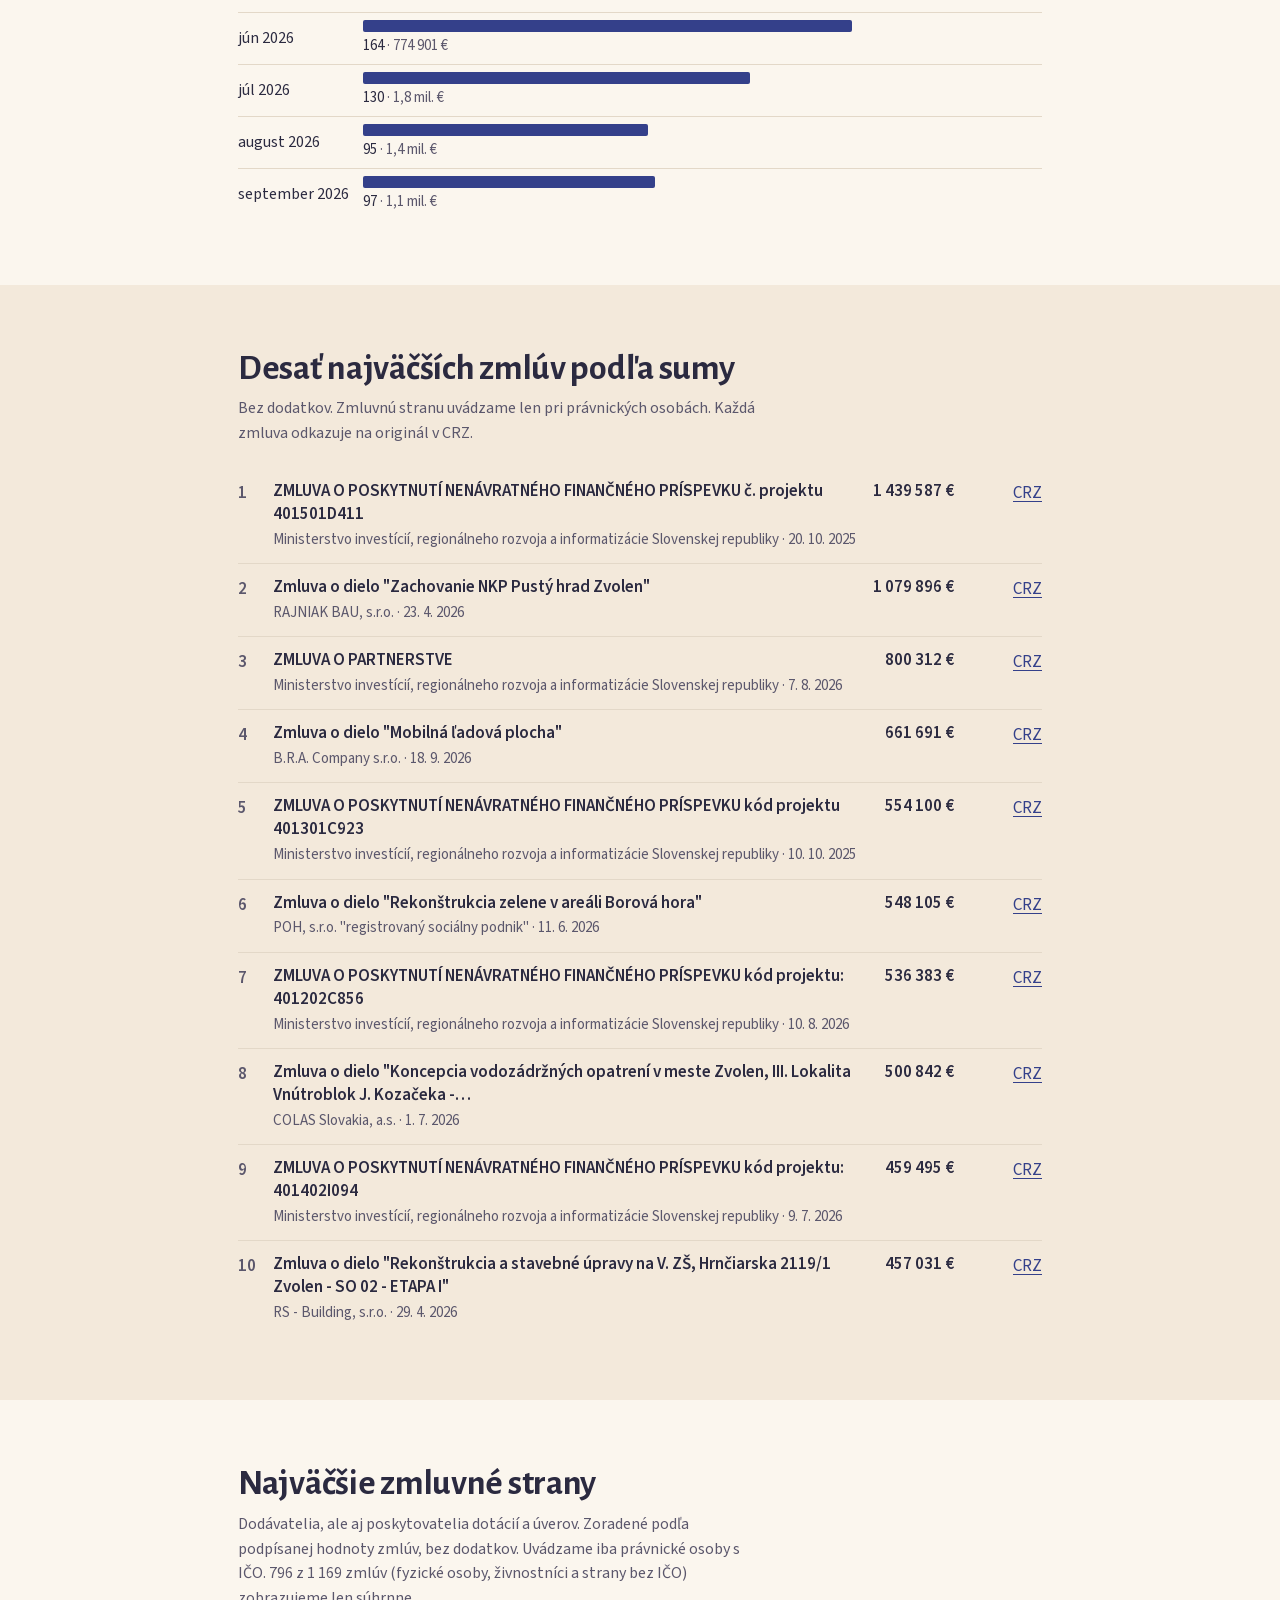
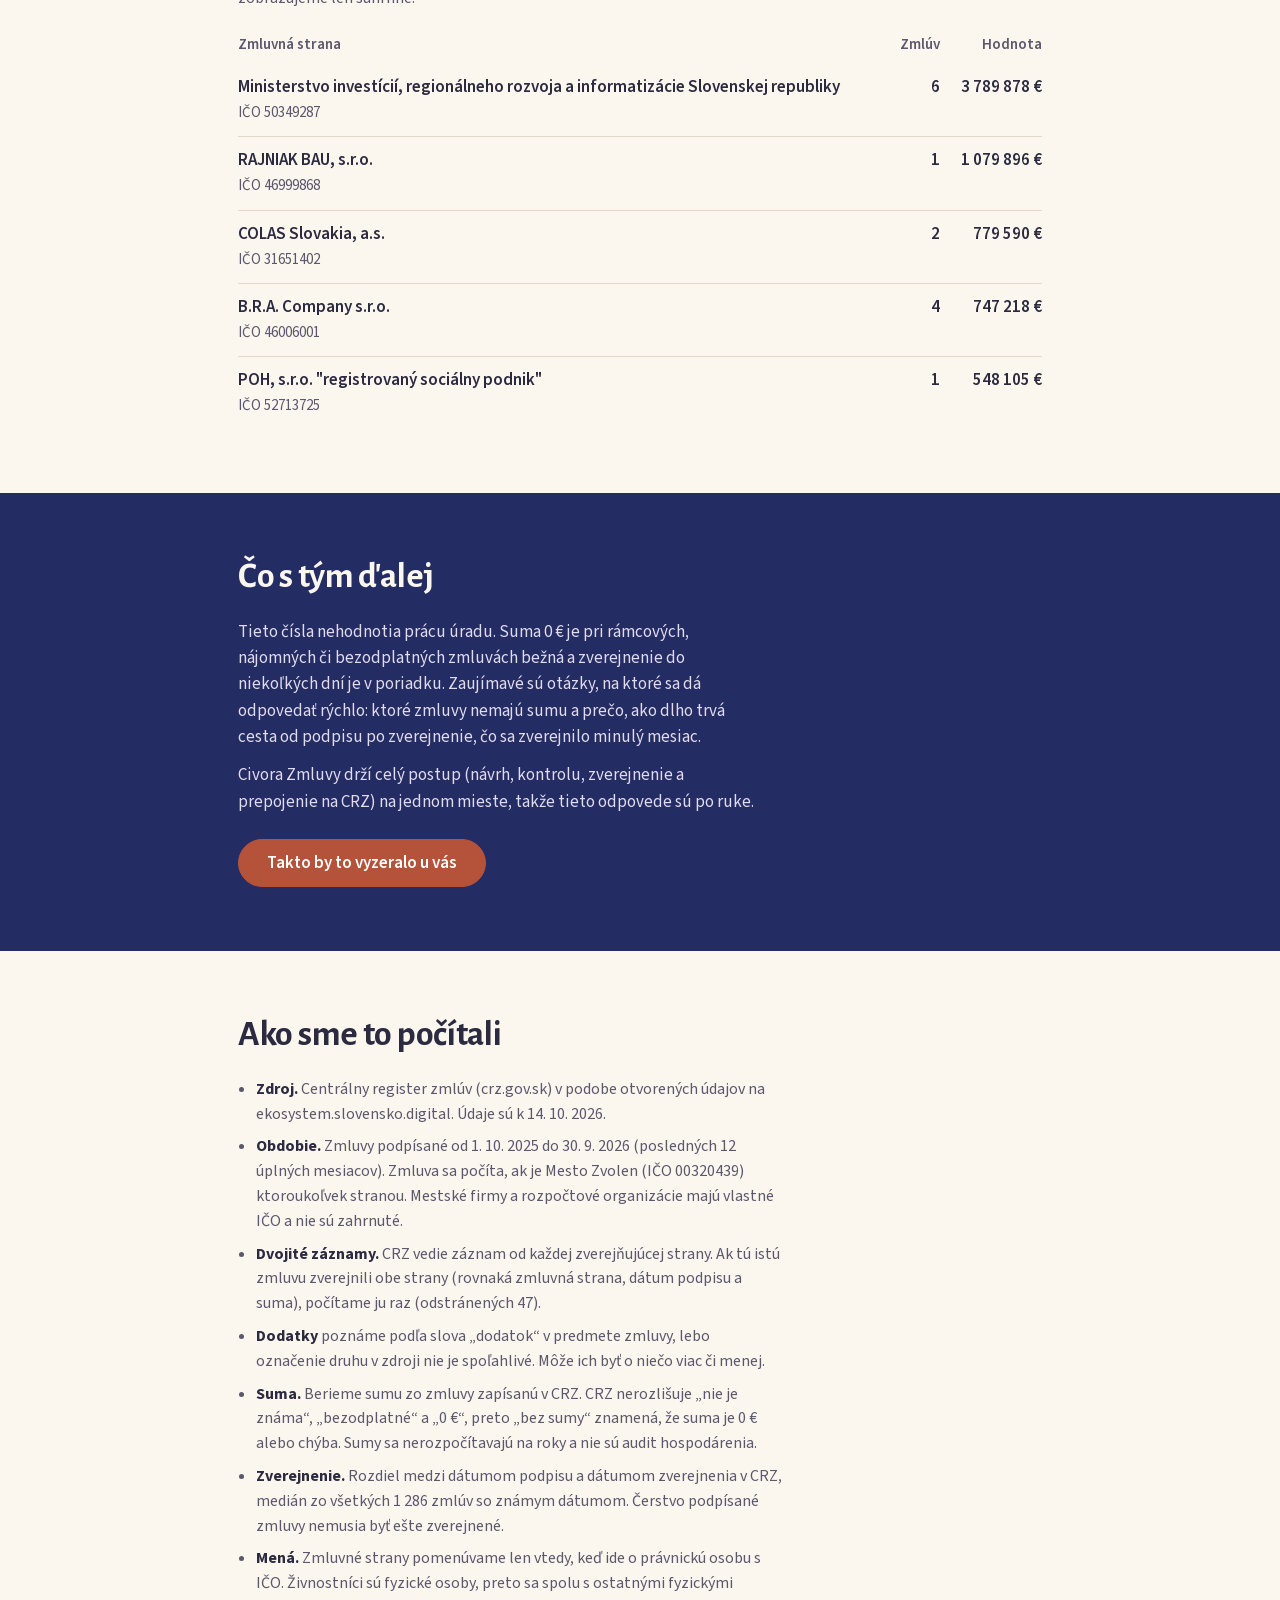
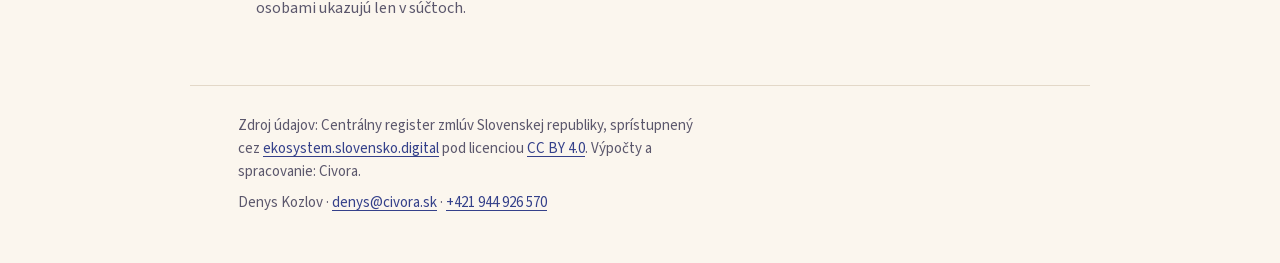
<file: r/28d66fdc0ed4276b6045/index.html>
<!doctype html>
<html lang="sk">
<head>
<meta charset="utf-8">
<meta name="viewport" content="width=device-width, initial-scale=1">
<title>Mesto Zvolen v číslach · Civora</title>
<meta name="description" content="Prehľad zmlúv mesta v Centrálnom registri zmlúv, október 2025 až september 2026.">
<meta name="robots" content="noindex, nofollow, noarchive, nosnippet, noimageindex">
<meta name="googlebot" content="noindex, nofollow">
<meta name="referrer" content="no-referrer">
<meta name="theme-color" content="#fbf6ee">
<link rel="icon" href="/favicon.svg" type="image/svg+xml">
<link rel="preload" href="/fonts/alegreya-sans-latin-700.woff2" as="font" type="font/woff2" crossorigin>
<link rel="preload" href="/fonts/source-sans-3-latin-400.woff2" as="font" type="font/woff2" crossorigin>
<link rel="preload" href="/fonts/source-sans-3-latin-600.woff2" as="font" type="font/woff2" crossorigin>
<style>
@font-face{font-family:'Alegreya Sans';font-style:normal;font-weight:700;font-display:swap;src:url('/fonts/alegreya-sans-latin-ext-700.woff2') format('woff2');unicode-range:U+0100-02BA,U+02BD-02C5,U+02C7-02CC,U+02CE-02D7,U+02DD-02FF,U+0304,U+0308,U+0329,U+1D00-1DBF,U+1E00-1E9F,U+1EF2-1EFF,U+2020,U+20A0-20AB,U+20AD-20C0,U+2113,U+2C60-2C7F,U+A720-A7FF}
@font-face{font-family:'Alegreya Sans';font-style:normal;font-weight:700;font-display:swap;src:url('/fonts/alegreya-sans-latin-700.woff2') format('woff2');unicode-range:U+0000-00FF,U+0131,U+0152-0153,U+02BB-02BC,U+02C6,U+02DA,U+02DC,U+0304,U+0308,U+0329,U+2000-206F,U+20AC,U+2122,U+2191,U+2193,U+2212,U+2215,U+FEFF,U+FFFD}
@font-face{font-family:'Source Sans 3';font-style:normal;font-weight:400;font-display:optional;src:url('/fonts/source-sans-3-sk-ext-400.woff2') format('woff2');unicode-range:U+010C-010F,U+011A-011B,U+0139-013A,U+013D-013E,U+0147-0148,U+0154-0155,U+0158-0159,U+0160-0161,U+0164-0165,U+016E-016F,U+017D-017E}
@font-face{font-family:'Source Sans 3';font-style:normal;font-weight:400;font-display:optional;src:url('/fonts/source-sans-3-latin-400.woff2') format('woff2');unicode-range:U+0000-00FF,U+0131,U+0152-0153,U+02BB-02BC,U+02C6,U+02DA,U+02DC,U+0304,U+0308,U+0329,U+2000-206F,U+20AC,U+2122,U+2191,U+2193,U+2212,U+2215,U+FEFF,U+FFFD}
@font-face{font-family:'Source Sans 3';font-style:normal;font-weight:600;font-display:optional;src:url('/fonts/source-sans-3-sk-ext-600.woff2') format('woff2');unicode-range:U+010C-010F,U+011A-011B,U+0139-013A,U+013D-013E,U+0147-0148,U+0154-0155,U+0158-0159,U+0160-0161,U+0164-0165,U+016E-016F,U+017D-017E}
@font-face{font-family:'Source Sans 3';font-style:normal;font-weight:600;font-display:optional;src:url('/fonts/source-sans-3-latin-600.woff2') format('woff2');unicode-range:U+0000-00FF,U+0131,U+0152-0153,U+02BB-02BC,U+02C6,U+02DA,U+02DC,U+0304,U+0308,U+0329,U+2000-206F,U+20AC,U+2122,U+2191,U+2193,U+2212,U+2215,U+FEFF,U+FFFD}
@font-face{font-family:'Source Sans 3';font-style:normal;font-weight:700;font-display:optional;src:url('/fonts/source-sans-3-sk-ext-700.woff2') format('woff2');unicode-range:U+010C-010F,U+011A-011B,U+0139-013A,U+013D-013E,U+0147-0148,U+0154-0155,U+0158-0159,U+0160-0161,U+0164-0165,U+016E-016F,U+017D-017E}
@font-face{font-family:'Source Sans 3';font-style:normal;font-weight:700;font-display:optional;src:url('/fonts/source-sans-3-latin-700.woff2') format('woff2');unicode-range:U+0000-00FF,U+0131,U+0152-0153,U+02BB-02BC,U+02C6,U+02DA,U+02DC,U+0304,U+0308,U+0329,U+2000-206F,U+20AC,U+2122,U+2191,U+2193,U+2212,U+2215,U+FEFF,U+FFFD}

/* Dvere identity. Token names and values match /brand/tokens.css. */
:root{
  --civora-indigo:#34408a;--civora-indigo-deep:#232c63;--civora-terracotta:#b5523a;--civora-terracotta-deep:#9a4430;
  --civora-clay-tint:#f4d9cc;--civora-paper:#fbf6ee;--civora-cream:#f3e9db;--civora-rule:#e3d8c8;
  --civora-ink:#2b2a40;--civora-muted:#5b576c;
  --civora-font-display:"Alegreya Sans",system-ui,sans-serif;
  --civora-font-text:"Source Sans 3",system-ui,-apple-system,"Segoe UI",sans-serif;
  --civora-radius:10px;--civora-measure:66ch;--gutter:clamp(20px,5vw,48px);
  scrollbar-color:#b9ab97 var(--civora-paper);
}
*,*::before,*::after{box-sizing:border-box}
html{-webkit-text-size-adjust:100%}
body{margin:0;background:var(--civora-paper);color:var(--civora-ink);font-family:var(--civora-font-text);
  font-size:1.0625rem;line-height:1.55;font-variant-numeric:lining-nums tabular-nums;-webkit-font-smoothing:antialiased;overflow-x:clip}
::selection{background:var(--civora-clay-tint);color:var(--civora-ink)}
a{color:var(--civora-indigo);text-underline-offset:.18em;text-decoration-thickness:1px}
a:hover{color:var(--civora-indigo-deep);text-decoration-thickness:2px}
:focus-visible{outline:3px solid var(--civora-indigo);outline-offset:3px;border-radius:4px}
.wrap{max-width:900px;margin:0 auto;padding-inline:var(--gutter)}
.sr{position:absolute;width:1px;height:1px;overflow:hidden;clip:rect(0 0 0 0);white-space:nowrap}
.skip{position:absolute;left:-9999px;top:8px;background:var(--civora-ink);color:#fff;padding:10px 16px;border-radius:var(--civora-radius);z-index:10}
.skip:focus{left:var(--gutter)}
.skip,.skip:hover{color:#fff}
h1,h2{margin:0;font-family:var(--civora-font-display);font-weight:700;line-height:1.1;text-wrap:balance}
h1{font-size:clamp(2.25rem,1.4rem + 3.6vw,3.5rem);letter-spacing:-.012em}
h2{font-size:clamp(1.65rem,1.2rem + 1.5vw,2.25rem);letter-spacing:-.008em}
p{margin:0;max-width:var(--civora-measure);text-wrap:pretty}

.top{display:flex;align-items:center;justify-content:space-between;gap:10px 20px;flex-wrap:wrap;padding-block:18px}
.brand{display:block;line-height:0;border-radius:4px}
.brand img{height:36px;width:auto}
.meta{font-size:.9375rem;color:var(--civora-muted)}

.band{padding-block:clamp(36px,6vw,64px)}
.band--cream{background:var(--civora-cream)}
.band--intro{padding-block:clamp(20px,4vw,48px) clamp(36px,6vw,64px)}
.lead{font-size:1.25rem;line-height:1.5;color:var(--civora-muted);margin-top:20px;max-width:52ch}
.sub{color:var(--civora-muted);margin-top:8px;font-size:1rem}
h2+*{margin-top:22px}h2+.sub{margin-top:8px}h2+.sub+*{margin-top:22px}

.facts{margin:22px 0 0;display:grid;grid-template-columns:1fr;gap:0 48px}
.fact{padding-block:18px;border-top:1px solid var(--civora-rule)}
.fact:first-child{border-top:0}
.fact dt{font-weight:600;font-size:1rem}
.fact dd{margin:0}
.fact .big{font-family:var(--civora-font-display);font-size:3rem;font-weight:700;line-height:1.05;letter-spacing:-.012em;color:var(--civora-indigo);margin-top:4px}
.fact .note{color:var(--civora-muted);font-size:.9375rem;margin-top:6px;max-width:46ch}
@media(min-width:720px){.facts{grid-template-columns:1fr 1fr}.fact:nth-child(2){border-top:0}}

table{width:100%;border-collapse:collapse}
.trend th,.trend td{padding:7px 0;border-top:1px solid var(--civora-rule);vertical-align:middle;text-align:left}
.trend tbody tr:first-child>*{border-top:0}
.trend th{font-weight:400;white-space:nowrap;padding-right:14px;width:1%;font-size:1rem}
.bar{display:block;height:.75rem;background:var(--civora-indigo);border-radius:2px}
.barlabel{display:block;font-size:.9375rem;margin-top:2px}
.barlabel .val{color:var(--civora-muted)}
.data th,.data td{text-align:left;vertical-align:top}
.data tbody tr{border-top:1px solid var(--civora-rule)}
.data tbody tr:first-child{border-top:0}
.data td{padding:12px 0}
.rank{width:2.2rem;color:var(--civora-muted);font-weight:600}
.what{padding-right:16px}
.subject{display:block;font-weight:600;line-height:1.35}
.who{display:block;color:var(--civora-muted);font-size:.9375rem;margin-top:2px}
.amt,.n{text-align:right!important;white-space:nowrap;padding-left:14px!important}
.data td.amt,.data td.n{font-weight:600;line-height:1.35}
.data thead:not(.sr) th{font-size:.9375rem;color:var(--civora-muted);font-weight:600;padding:0 0 8px}
.data td.crz{width:5.5rem;text-align:right;padding-left:14px}
@media(max-width:639px){
  .data:has(.rank) tbody tr{display:grid;grid-template-columns:2rem 1fr auto;grid-template-areas:"r w w" ". a c";gap:2px 0;padding-block:12px}
  .data:has(.rank) td{padding:0}.rank{grid-area:r}.what{grid-area:w;padding-right:0}
  .data:has(.rank) .amt{grid-area:a;text-align:left!important;padding:4px 0 0!important}
  .data:has(.rank) td.crz{grid-area:c;width:auto;padding:4px 0 0}
}

/* the one strict band, and the one terracotta action */
.next{background:var(--civora-indigo-deep);color:var(--civora-paper)}
.next p{color:#e3dcee}.next p+p{margin-top:12px}.next p:last-child{margin-top:24px}
.btn{display:inline-flex;align-items:center;justify-content:center;min-height:48px;padding:0 28px;border-radius:999px;background:var(--civora-terracotta);
  color:#fff;font-weight:600;font-size:1.0625rem;text-decoration:none;border:1px solid var(--civora-terracotta)}
.btn:hover{background:var(--civora-terracotta-deep);border-color:var(--civora-terracotta-deep);color:#fff}
.next :focus-visible{outline-color:var(--civora-paper)}

.method ul{margin:22px 0 0;padding-left:1.1rem;max-width:68ch;color:var(--civora-muted);font-size:1rem}
.method li+li{margin-top:8px}.method strong{color:var(--civora-ink)}
footer{border-top:1px solid var(--civora-rule);padding-block:28px 48px;font-size:.9375rem;color:var(--civora-muted)}
footer p{max-width:70ch}footer .contact{margin-top:8px}
@media(prefers-reduced-motion:no-preference){.btn{transition:background-color .15s ease,border-color .15s ease}}

@page{size:A4;margin:14mm 14mm}
@media print{
  body{font-size:10.5pt;line-height:1.4;color:#000;background:#fff}
  .skip,.no-print{display:none!important}
  .wrap{max-width:none;padding-inline:0}
  .top{padding-block:0 8pt}.brand img{height:28px}
  h1{font-size:24pt}h2{font-size:14pt;break-after:avoid}
  .band:not(.next){background:#fff;padding-block:16px;break-inside:avoid}
  .fact .big{font-size:22pt}
  .facts{break-inside:avoid}.fact,tr{break-inside:avoid}
  .bar{-webkit-print-color-adjust:exact;print-color-adjust:exact}
  a{color:#000;text-decoration:none}
  .lead,.sub,.fact .note,.method ul,.who,.meta,footer{color:#333}
}

</style>
</head>
<body>
<a class="skip" href="#obsah">Preskočiť na obsah</a>
<header class="top wrap">
  <a class="brand" href="https://civora.sk/" rel="noreferrer" aria-label="Civora"><img src="/brand/wordmark.svg" width="118" height="36" alt="Civora"></a>
  <p class="meta">Pripravené pre mesto · údaje k 14. 10. 2026</p>
</header>
<main id="obsah">
  <section class="band band--intro"><div class="wrap">
    <h1>Mesto Zvolen v&nbsp;číslach</h1>
    <p class="lead">Za 12 mesiacov (október 2025 až september 2026) bolo v&nbsp;Centrálnom registri zmlúv zverejnených 1 286 zmlúv a dodatkov, pri ktorých je Mesto Zvolen zmluvnou stranou.
    Pripravili sme prehľad z&nbsp;verejných údajov, aby bolo vidieť, čo sa z&nbsp;nich dá jednoducho prečítať.</p>
  </div></section>

  <section class="band band--cream" aria-labelledby="h-cisla"><div class="wrap">
    <h2 id="h-cisla">Štyri čísla</h2>
    <dl class="facts"><div class="fact"><dt>zmlúv a dodatkov s mestom</dt><dd class="big">1 286</dd><dd class="note">Z toho 1 169 zmlúv a 117 dodatkov. Dodatky počítame zvlášť, lebo zvyčajne menia podmienky a nie cenu.</dd></div><div class="fact"><dt>podpísaná hodnota zmlúv so sumou</dt><dd class="big">11,9 mil. €</dd><dd class="note">203 zmlúv s uvedenou sumou, medián 3 000 €. Je to hodnota z textu zmlúv, nie ročné výdavky mesta. Zahŕňa aj príjmy, úvery či viacročné zmluvy.</dd></div><div class="fact"><dt>zmlúv bez uvedenej sumy</dt><dd class="big">83 %</dd><dd class="note">966 z 1 169 zmlúv (bez dodatkov). CRZ zapisuje sumu 0 € aj tam, kde ide o rámcovú, bezodplatnú alebo nájomnú zmluvu, takže to nie je chyba, ale je to miesto, kde sa dá zlepšiť čitateľnosť.</dd></div><div class="fact"><dt>medián od podpisu po zverejnenie</dt><dd class="big">3 dni</dd><dd class="note">82 % zmlúv je zverejnených do 7 dní, 8 % po viac ako 30 dňoch.</dd></div></dl>
  </div></section>

  <section class="band" aria-labelledby="h-mesiace"><div class="wrap">
    <h2 id="h-mesiace">Zmluvy po mesiacoch</h2>
    <p class="sub">Podľa dátumu podpisu. Dĺžka pruhu zodpovedá počtu zmlúv a dodatkov, vedľa je podpísaná hodnota zmlúv so sumou.</p>
    <table class="trend"><caption class="sr">Počet zmlúv a dodatkov podľa mesiaca podpisu</caption>
    <thead class="sr"><tr><th scope="col">Mesiac</th><th scope="col">Počet zmlúv a hodnota</th></tr></thead><tbody><tr><th scope="row">október 2025</th><td><span class="bar" style="width:51%"></span><span class="barlabel">117<span class="val"> · 2,5 mil. €</span></span></td></tr><tr><th scope="row">november 2025</th><td><span class="bar" style="width:41%"></span><span class="barlabel">94<span class="val"> · 1,0 mil. €</span></span></td></tr><tr><th scope="row">december 2025</th><td><span class="bar" style="width:44%"></span><span class="barlabel">100<span class="val"> · 43 749 €</span></span></td></tr><tr><th scope="row">január 2026</th><td><span class="bar" style="width:18%"></span><span class="barlabel">42<span class="val"> · 117 018 €</span></span></td></tr><tr><th scope="row">február 2026</th><td><span class="bar" style="width:22%"></span><span class="barlabel">51<span class="val"> · 582 188 €</span></span></td></tr><tr><th scope="row">marec 2026</th><td><span class="bar" style="width:100%"></span><span class="barlabel">228<span class="val"> · 340 669 €</span></span></td></tr><tr><th scope="row">apríl 2026</th><td><span class="bar" style="width:39%"></span><span class="barlabel">90<span class="val"> · 1,8 mil. €</span></span></td></tr><tr><th scope="row">máj 2026</th><td><span class="bar" style="width:34%"></span><span class="barlabel">78<span class="val"> · 349 423 €</span></span></td></tr><tr><th scope="row">jún 2026</th><td><span class="bar" style="width:72%"></span><span class="barlabel">164<span class="val"> · 774 901 €</span></span></td></tr><tr><th scope="row">júl 2026</th><td><span class="bar" style="width:57%"></span><span class="barlabel">130<span class="val"> · 1,8 mil. €</span></span></td></tr><tr><th scope="row">august 2026</th><td><span class="bar" style="width:42%"></span><span class="barlabel">95<span class="val"> · 1,4 mil. €</span></span></td></tr><tr><th scope="row">september 2026</th><td><span class="bar" style="width:43%"></span><span class="barlabel">97<span class="val"> · 1,1 mil. €</span></span></td></tr></tbody></table>
  </div></section>

  <section class="band band--cream" aria-labelledby="h-top"><div class="wrap">
    <h2 id="h-top">Desať najväčších zmlúv podľa sumy</h2>
    <p class="sub">Bez dodatkov. Zmluvnú stranu uvádzame len pri právnických osobách. Každá zmluva odkazuje na originál v CRZ.</p>
    <table class="data"><caption class="sr">Desať zmlúv s najvyššou sumou</caption>
    <thead class="sr"><tr><th scope="col">Poradie</th><th scope="col">Predmet a zmluvná strana</th><th scope="col">Suma</th><th scope="col">Odkaz</th></tr></thead><tbody><tr><td class="rank">1</td><td class="what"><span class="subject">ZMLUVA O POSKYTNUTÍ NENÁVRATNÉHO FINANČNÉHO PRÍSPEVKU č. projektu 401501D411</span><span class="who">Ministerstvo investícií, regionálneho rozvoja a informatizácie Slovenskej republiky · 20. 10. 2025</span></td><td class="amt">1 439 587 €</td><td class="crz"><a href="https://www.crz.gov.sk/zmluva/11465814/" rel="noreferrer noopener">CRZ<span class="sr"> – zmluva č. 11465814</span></a></td></tr><tr><td class="rank">2</td><td class="what"><span class="subject">Zmluva o dielo &quot;Zachovanie NKP Pustý hrad Zvolen&quot;</span><span class="who">RAJNIAK BAU, s.r.o. · 23. 4. 2026</span></td><td class="amt">1 079 896 €</td><td class="crz"><a href="https://www.crz.gov.sk/zmluva/12273725/" rel="noreferrer noopener">CRZ<span class="sr"> – zmluva č. 12273725</span></a></td></tr><tr><td class="rank">3</td><td class="what"><span class="subject">ZMLUVA O PARTNERSTVE</span><span class="who">Ministerstvo investícií, regionálneho rozvoja a informatizácie Slovenskej republiky · 7. 8. 2026</span></td><td class="amt">800 312 €</td><td class="crz"><a href="https://www.crz.gov.sk/zmluva/12683176/" rel="noreferrer noopener">CRZ<span class="sr"> – zmluva č. 12683176</span></a></td></tr><tr><td class="rank">4</td><td class="what"><span class="subject">Zmluva o dielo &quot;Mobilná ľadová plocha&quot;</span><span class="who">B.R.A. Company s.r.o. · 18. 9. 2026</span></td><td class="amt">661 691 €</td><td class="crz"><a href="https://www.crz.gov.sk/zmluva/12833394/" rel="noreferrer noopener">CRZ<span class="sr"> – zmluva č. 12833394</span></a></td></tr><tr><td class="rank">5</td><td class="what"><span class="subject">ZMLUVA O POSKYTNUTÍ NENÁVRATNÉHO FINANČNÉHO PRÍSPEVKU kód projektu 401301C923</span><span class="who">Ministerstvo investícií, regionálneho rozvoja a informatizácie Slovenskej republiky · 10. 10. 2025</span></td><td class="amt">554 100 €</td><td class="crz"><a href="https://www.crz.gov.sk/zmluva/11439211/" rel="noreferrer noopener">CRZ<span class="sr"> – zmluva č. 11439211</span></a></td></tr><tr><td class="rank">6</td><td class="what"><span class="subject">Zmluva o dielo &quot;Rekonštrukcia zelene v areáli Borová hora&quot;</span><span class="who">POH, s.r.o. &quot;registrovaný sociálny podnik&quot; · 11. 6. 2026</span></td><td class="amt">548 105 €</td><td class="crz"><a href="https://www.crz.gov.sk/zmluva/12487949/" rel="noreferrer noopener">CRZ<span class="sr"> – zmluva č. 12487949</span></a></td></tr><tr><td class="rank">7</td><td class="what"><span class="subject">ZMLUVA O POSKYTNUTÍ NENÁVRATNÉHO FINANČNÉHO PRÍSPEVKU kód projektu: 401202C856</span><span class="who">Ministerstvo investícií, regionálneho rozvoja a informatizácie Slovenskej republiky · 10. 8. 2026</span></td><td class="amt">536 383 €</td><td class="crz"><a href="https://www.crz.gov.sk/zmluva/12672797/" rel="noreferrer noopener">CRZ<span class="sr"> – zmluva č. 12672797</span></a></td></tr><tr><td class="rank">8</td><td class="what"><span class="subject">Zmluva o dielo &quot;Koncepcia vodozádržných opatrení v meste Zvolen, III. Lokalita Vnútroblok J. Kozačeka -…</span><span class="who">COLAS Slovakia, a.s. · 1. 7. 2026</span></td><td class="amt">500 842 €</td><td class="crz"><a href="https://www.crz.gov.sk/zmluva/12556198/" rel="noreferrer noopener">CRZ<span class="sr"> – zmluva č. 12556198</span></a></td></tr><tr><td class="rank">9</td><td class="what"><span class="subject">ZMLUVA O POSKYTNUTÍ NENÁVRATNÉHO FINANČNÉHO PRÍSPEVKU kód projektu: 401402I094</span><span class="who">Ministerstvo investícií, regionálneho rozvoja a informatizácie Slovenskej republiky · 9. 7. 2026</span></td><td class="amt">459 495 €</td><td class="crz"><a href="https://www.crz.gov.sk/zmluva/12576579/" rel="noreferrer noopener">CRZ<span class="sr"> – zmluva č. 12576579</span></a></td></tr><tr><td class="rank">10</td><td class="what"><span class="subject">Zmluva o dielo &quot;Rekonštrukcia a stavebné úpravy na V. ZŠ, Hrnčiarska 2119/1 Zvolen - SO 02 - ETAPA I&quot;</span><span class="who">RS - Building, s.r.o. · 29. 4. 2026</span></td><td class="amt">457 031 €</td><td class="crz"><a href="https://www.crz.gov.sk/zmluva/12321219/" rel="noreferrer noopener">CRZ<span class="sr"> – zmluva č. 12321219</span></a></td></tr></tbody></table>
  </div></section>

  <section class="band" aria-labelledby="h-dod"><div class="wrap">
    <h2 id="h-dod">Najväčšie zmluvné strany</h2>
    <p class="sub">Dodávatelia, ale aj poskytovatelia dotácií a úverov. Zoradené podľa podpísanej hodnoty zmlúv, bez dodatkov. Uvádzame iba právnické osoby s IČO.
    796 z&nbsp;1 169 zmlúv (fyzické osoby, živnostníci a strany bez IČO) zobrazujeme len súhrnne.</p>
    <table class="data"><caption class="sr">Najväčší dodávatelia podľa hodnoty zmlúv</caption><thead><tr><th scope="col">Zmluvná strana</th><th scope="col" class="n">Zmlúv</th><th scope="col" class="amt">Hodnota</th></tr></thead><tbody><tr><td class="what"><span class="subject">Ministerstvo investícií, regionálneho rozvoja a informatizácie Slovenskej republiky</span><span class="who">IČO 50349287</span></td><td class="n">6</td><td class="amt">3 789 878 €</td></tr><tr><td class="what"><span class="subject">RAJNIAK BAU, s.r.o.</span><span class="who">IČO 46999868</span></td><td class="n">1</td><td class="amt">1 079 896 €</td></tr><tr><td class="what"><span class="subject">COLAS Slovakia, a.s.</span><span class="who">IČO 31651402</span></td><td class="n">2</td><td class="amt">779 590 €</td></tr><tr><td class="what"><span class="subject">B.R.A. Company s.r.o.</span><span class="who">IČO 46006001</span></td><td class="n">4</td><td class="amt">747 218 €</td></tr><tr><td class="what"><span class="subject">POH, s.r.o. &quot;registrovaný sociálny podnik&quot;</span><span class="who">IČO 52713725</span></td><td class="n">1</td><td class="amt">548 105 €</td></tr></tbody></table>
  </div></section>

  <section class="band next no-print" aria-labelledby="h-dalej"><div class="wrap">
    <h2 id="h-dalej">Čo s tým ďalej</h2>
    <p>Tieto čísla nehodnotia prácu úradu. Suma 0&nbsp;€ je pri rámcových, nájomných či bezodplatných zmluvách bežná a zverejnenie do niekoľkých dní je v&nbsp;poriadku. Zaujímavé sú otázky, na ktoré sa dá odpovedať rýchlo: ktoré zmluvy nemajú sumu a prečo, ako dlho trvá cesta od podpisu po zverejnenie, čo sa zverejnilo minulý mesiac.</p>
    <p>Civora Zmluvy drží celý postup (návrh, kontrolu, zverejnenie a prepojenie na CRZ) na jednom mieste, takže tieto odpovede sú po ruke.</p>
    <p><a class="btn" href="mailto:denys@civora.sk?subject=Ukážka%20Civora%20Zmluvy%20pre%20Mesto%20Zvolen">Takto by to vyzeralo u&nbsp;vás</a></p>
  </div></section>

  <section class="band method" aria-labelledby="h-metoda"><div class="wrap">
    <h2 id="h-metoda">Ako sme to počítali</h2>
    <ul>
      <li><strong>Zdroj.</strong> Centrálny register zmlúv (crz.gov.sk) v&nbsp;podobe otvorených údajov na ekosystem.slovensko.digital. Údaje sú k&nbsp;14. 10. 2026.</li>
      <li><strong>Obdobie.</strong> Zmluvy podpísané od 1. 10. 2025 do 30. 9. 2026 (posledných 12 úplných mesiacov). Zmluva sa počíta, ak je Mesto Zvolen (IČO 00320439) ktoroukoľvek stranou. Mestské firmy a rozpočtové organizácie majú vlastné IČO a nie sú zahrnuté.</li>
      <li><strong>Dvojité záznamy.</strong> CRZ vedie záznam od každej zverejňujúcej strany. Ak tú istú zmluvu zverejnili obe strany (rovnaká zmluvná strana, dátum podpisu a suma), počítame ju raz (odstránených 47).</li>
      <li><strong>Dodatky</strong> poznáme podľa slova „dodatok“ v&nbsp;predmete zmluvy, lebo označenie druhu v&nbsp;zdroji nie je spoľahlivé. Môže ich byť o niečo viac či menej.</li>
      <li><strong>Suma.</strong> Berieme sumu zo zmluvy zapísanú v&nbsp;CRZ. CRZ nerozlišuje „nie je známa“, „bezodplatné“ a „0 €“, preto „bez sumy“ znamená, že suma je 0 € alebo chýba. Sumy sa nerozpočítavajú na roky a nie sú audit hospodárenia.</li>
      <li><strong>Zverejnenie.</strong> Rozdiel medzi dátumom podpisu a dátumom zverejnenia v&nbsp;CRZ, medián zo všetkých 1 286 zmlúv so známym dátumom. Čerstvo podpísané zmluvy nemusia byť ešte zverejnené.</li>
      <li><strong>Mená.</strong> Zmluvné strany pomenúvame len vtedy, keď ide o právnickú osobu s IČO. Živnostníci sú fyzické osoby, preto sa spolu s ostatnými fyzickými osobami ukazujú len v&nbsp;súčtoch.</li>
    </ul>
  </div></section>
</main>
<footer class="wrap">
  <p class="attr">Zdroj údajov: Centrálny register zmlúv Slovenskej republiky, sprístupnený cez <a href="https://ekosystem.slovensko.digital/" rel="noreferrer noopener">ekosystem.slovensko.digital</a> pod licenciou <a href="https://creativecommons.org/licenses/by/4.0/deed.sk" rel="noreferrer noopener">CC BY 4.0</a>. Výpočty a spracovanie: Civora.</p>
  <p class="contact">Denys Kozlov · <a href="mailto:denys@civora.sk">denys@civora.sk</a> · <a href="tel:+421944926570">+421 944 926 570</a></p>
</footer>
</body>
</html>
</file>
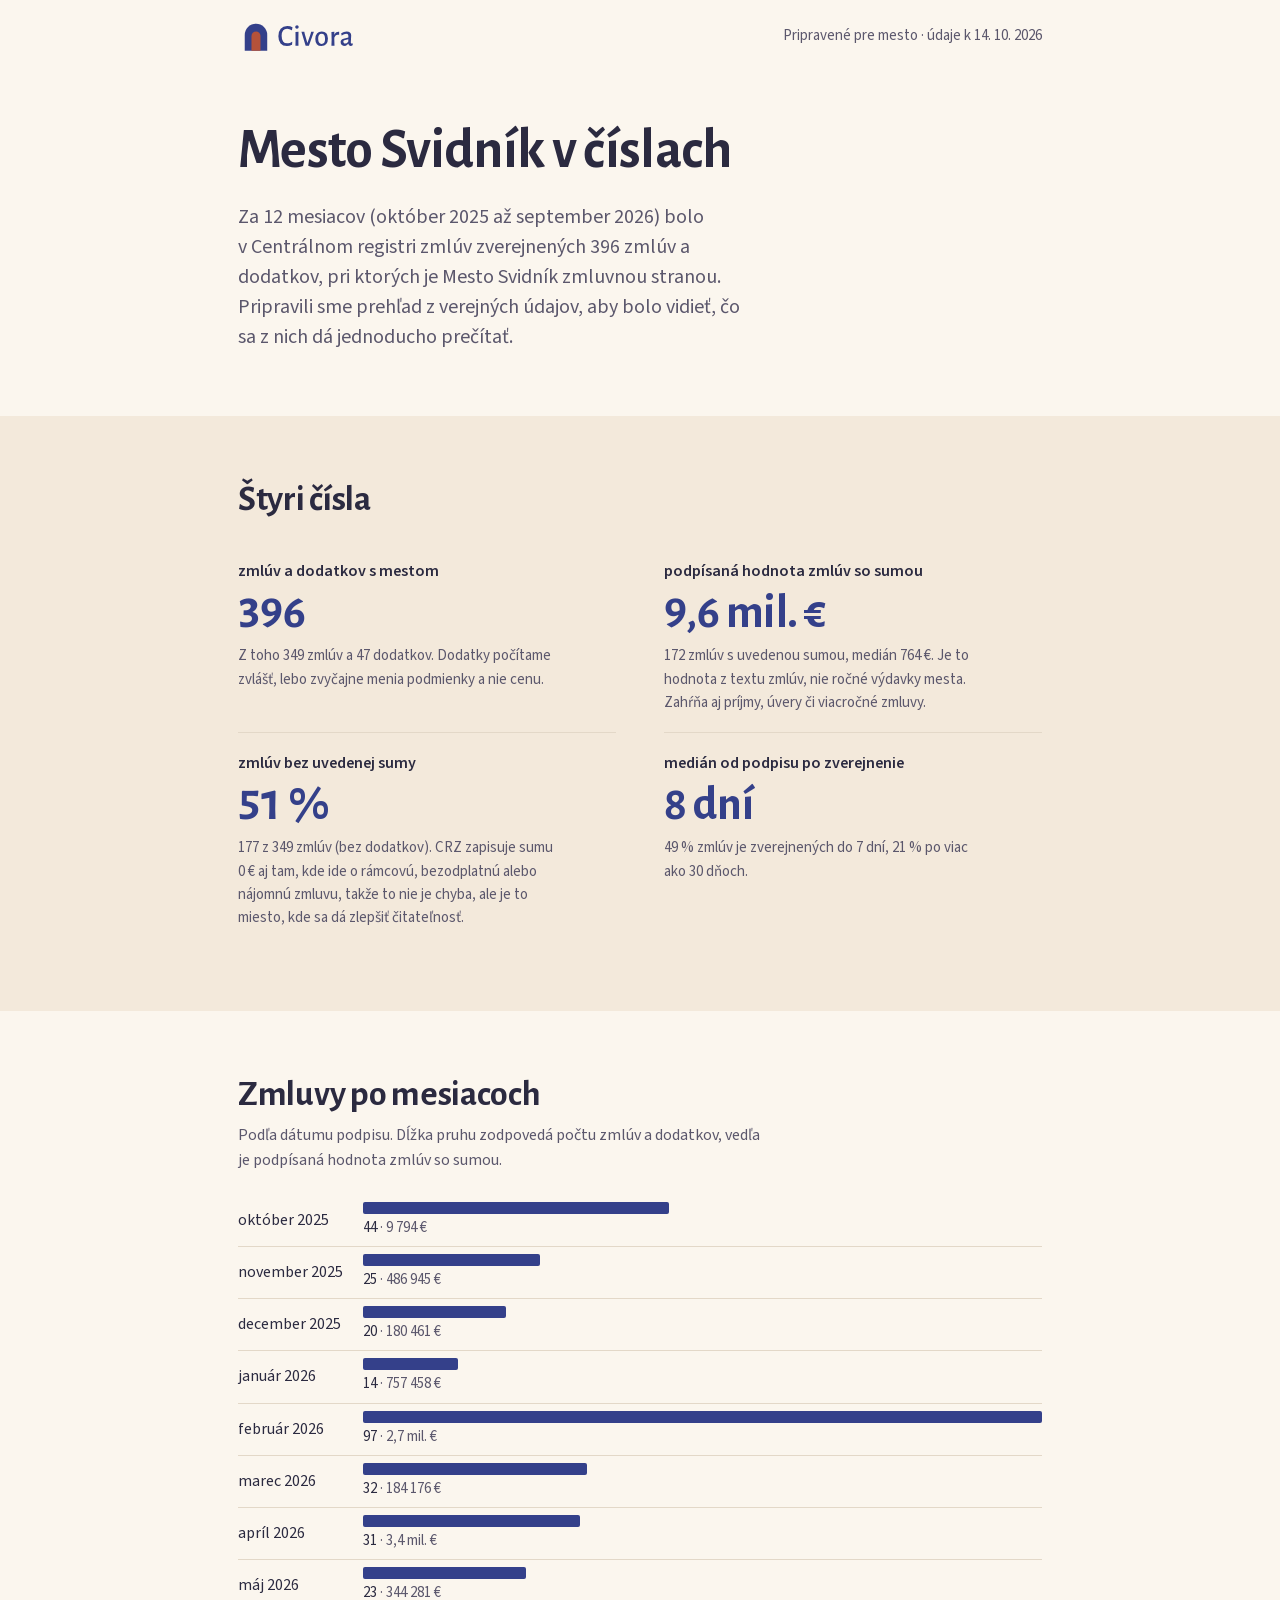
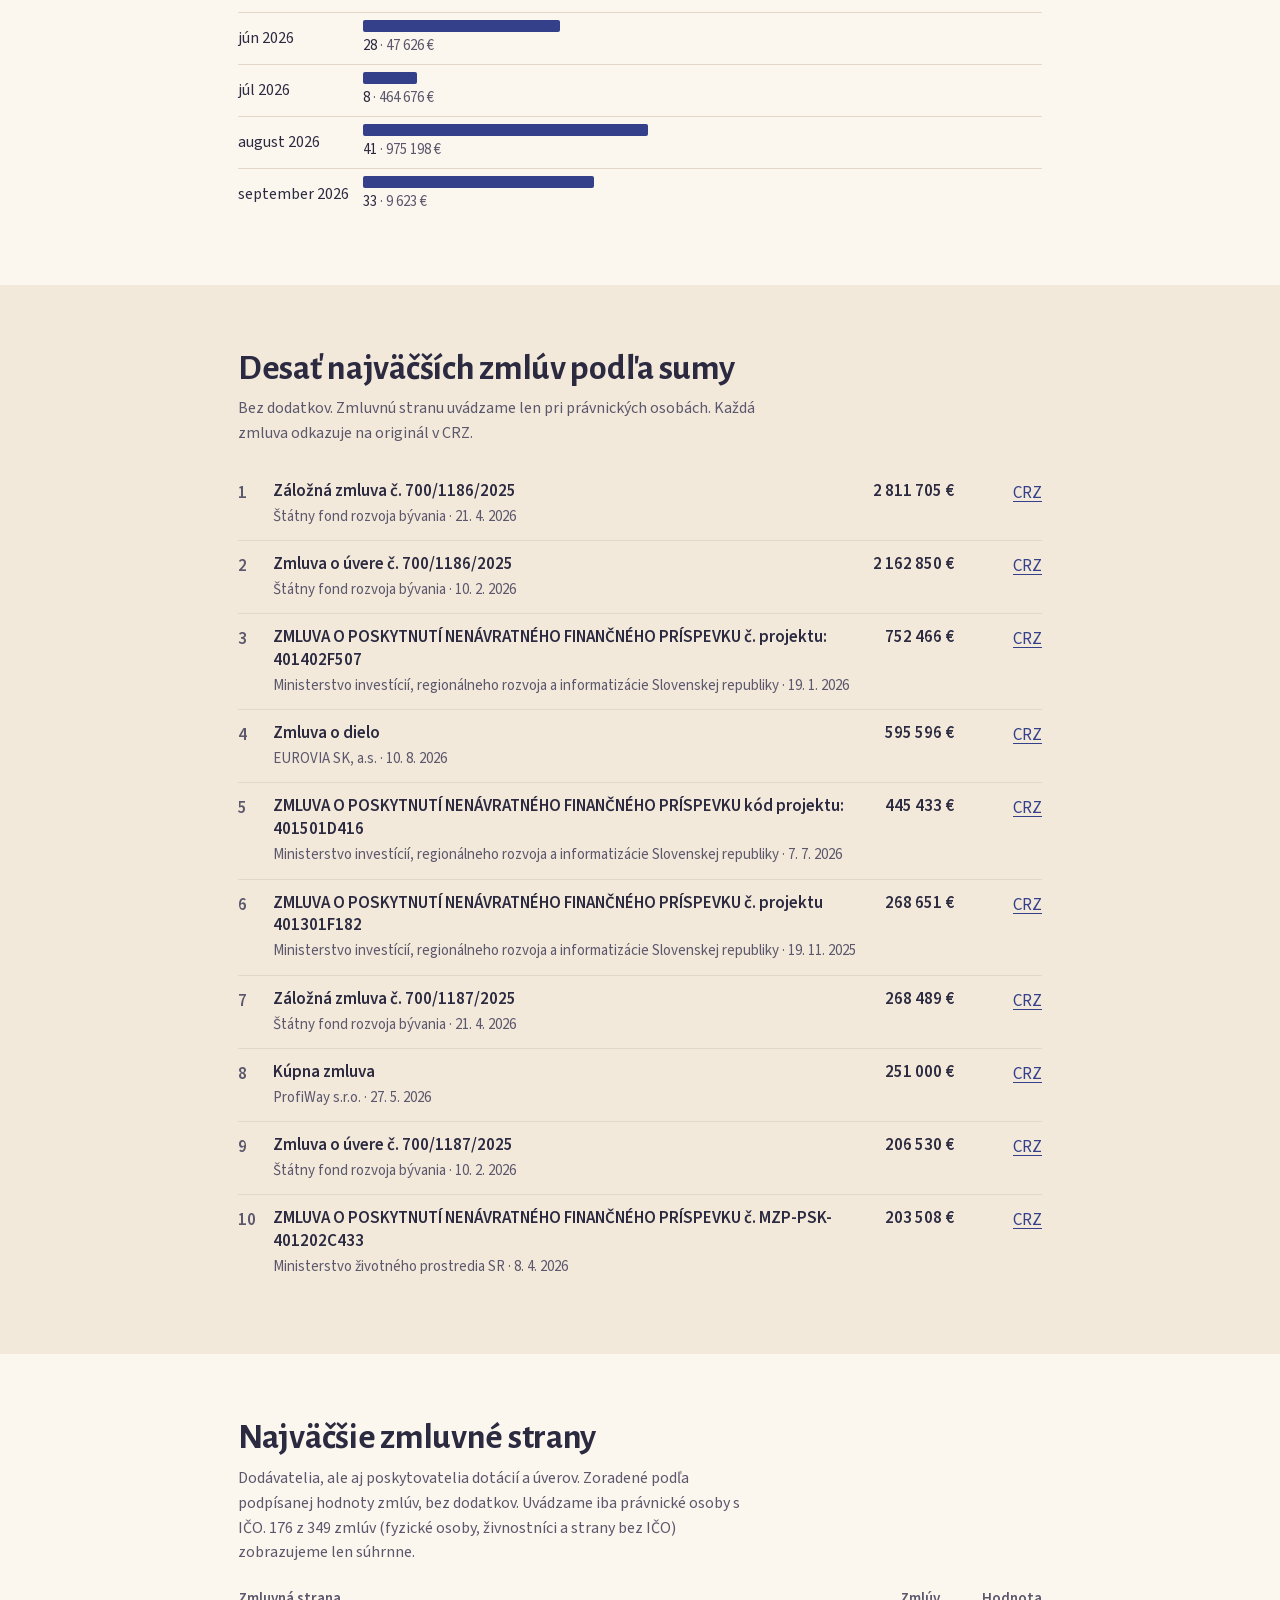
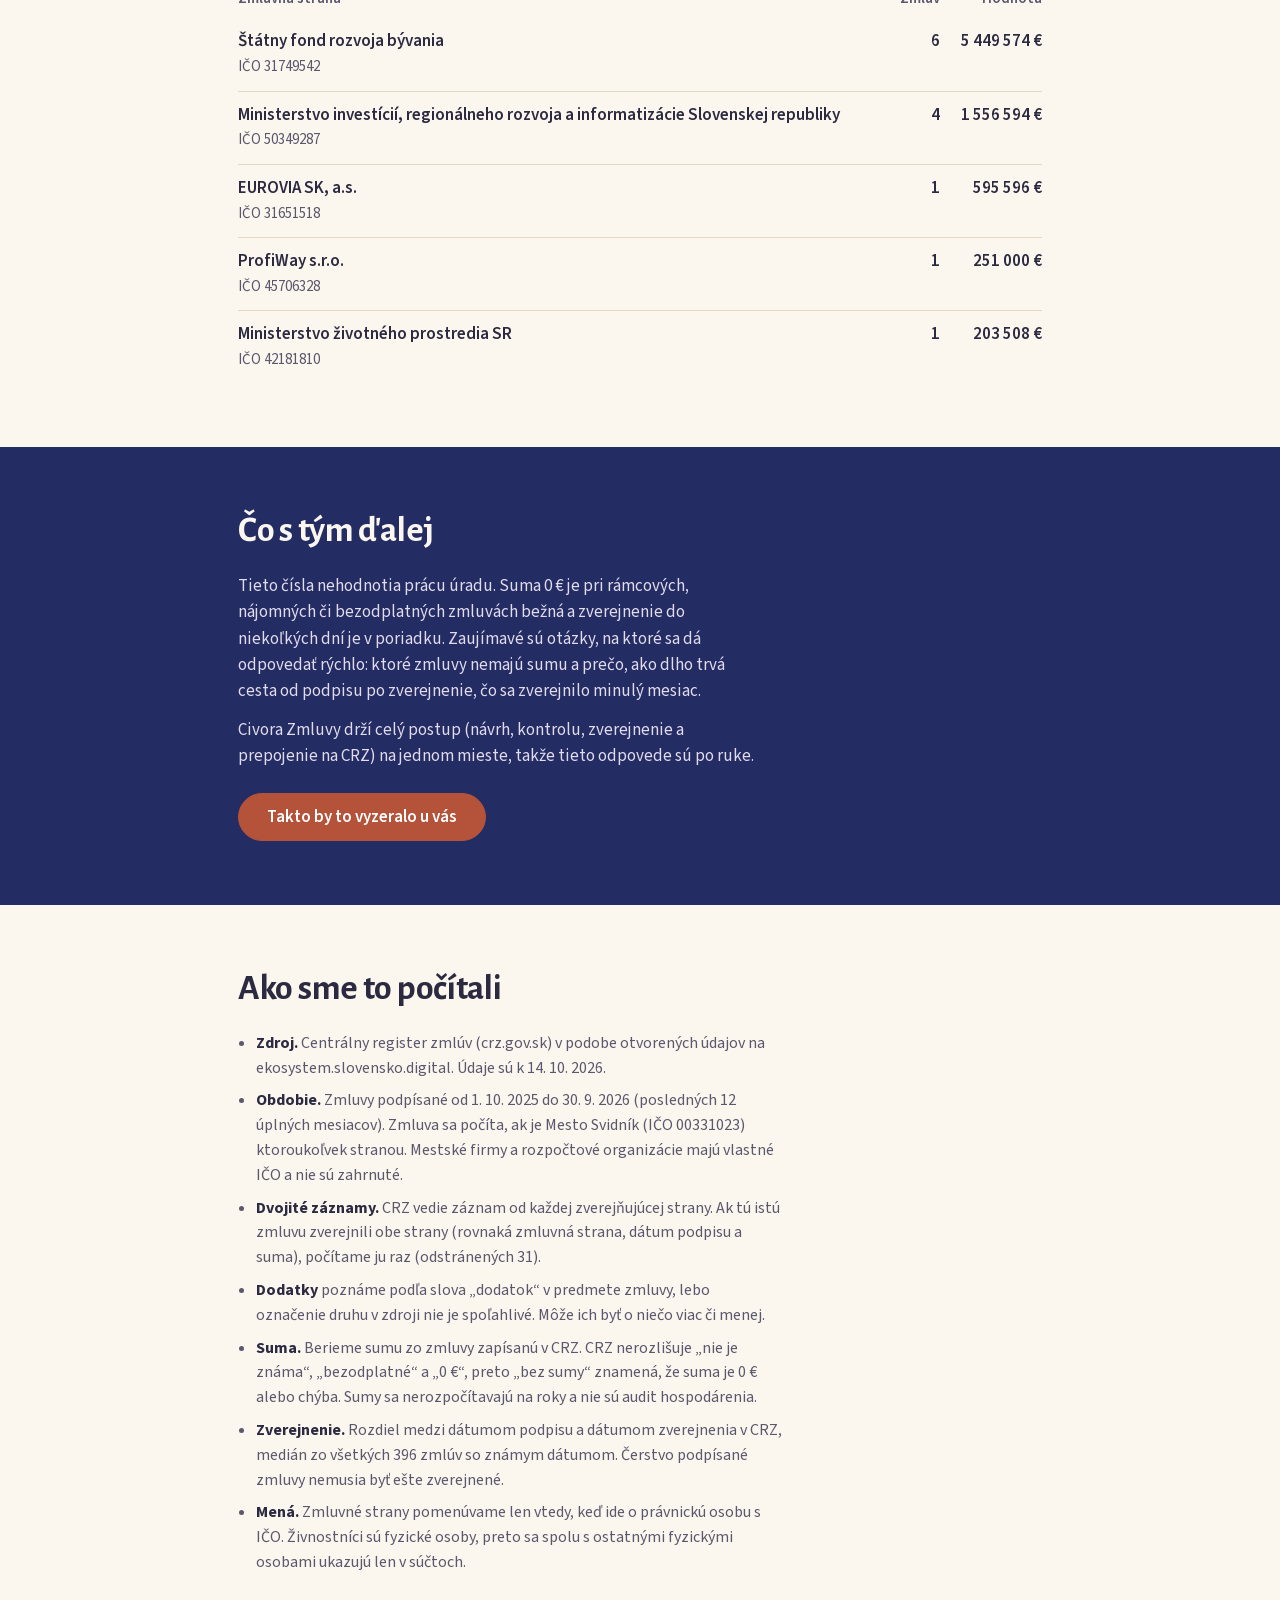
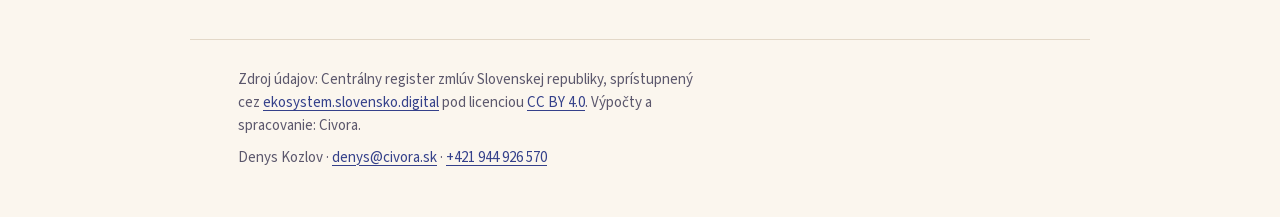
<file: r/3a853cb0989398663f9c/index.html>
<!doctype html>
<html lang="sk">
<head>
<meta charset="utf-8">
<meta name="viewport" content="width=device-width, initial-scale=1">
<title>Mesto Svidník v číslach · Civora</title>
<meta name="description" content="Prehľad zmlúv mesta v Centrálnom registri zmlúv, október 2025 až september 2026.">
<meta name="robots" content="noindex, nofollow, noarchive, nosnippet, noimageindex">
<meta name="googlebot" content="noindex, nofollow">
<meta name="referrer" content="no-referrer">
<meta name="theme-color" content="#fbf6ee">
<link rel="icon" href="/favicon.svg" type="image/svg+xml">
<link rel="preload" href="/fonts/alegreya-sans-latin-700.woff2" as="font" type="font/woff2" crossorigin>
<link rel="preload" href="/fonts/source-sans-3-latin-400.woff2" as="font" type="font/woff2" crossorigin>
<link rel="preload" href="/fonts/source-sans-3-latin-600.woff2" as="font" type="font/woff2" crossorigin>
<style>
@font-face{font-family:'Alegreya Sans';font-style:normal;font-weight:700;font-display:swap;src:url('/fonts/alegreya-sans-latin-ext-700.woff2') format('woff2');unicode-range:U+0100-02BA,U+02BD-02C5,U+02C7-02CC,U+02CE-02D7,U+02DD-02FF,U+0304,U+0308,U+0329,U+1D00-1DBF,U+1E00-1E9F,U+1EF2-1EFF,U+2020,U+20A0-20AB,U+20AD-20C0,U+2113,U+2C60-2C7F,U+A720-A7FF}
@font-face{font-family:'Alegreya Sans';font-style:normal;font-weight:700;font-display:swap;src:url('/fonts/alegreya-sans-latin-700.woff2') format('woff2');unicode-range:U+0000-00FF,U+0131,U+0152-0153,U+02BB-02BC,U+02C6,U+02DA,U+02DC,U+0304,U+0308,U+0329,U+2000-206F,U+20AC,U+2122,U+2191,U+2193,U+2212,U+2215,U+FEFF,U+FFFD}
@font-face{font-family:'Source Sans 3';font-style:normal;font-weight:400;font-display:optional;src:url('/fonts/source-sans-3-sk-ext-400.woff2') format('woff2');unicode-range:U+010C-010F,U+011A-011B,U+0139-013A,U+013D-013E,U+0147-0148,U+0154-0155,U+0158-0159,U+0160-0161,U+0164-0165,U+016E-016F,U+017D-017E}
@font-face{font-family:'Source Sans 3';font-style:normal;font-weight:400;font-display:optional;src:url('/fonts/source-sans-3-latin-400.woff2') format('woff2');unicode-range:U+0000-00FF,U+0131,U+0152-0153,U+02BB-02BC,U+02C6,U+02DA,U+02DC,U+0304,U+0308,U+0329,U+2000-206F,U+20AC,U+2122,U+2191,U+2193,U+2212,U+2215,U+FEFF,U+FFFD}
@font-face{font-family:'Source Sans 3';font-style:normal;font-weight:600;font-display:optional;src:url('/fonts/source-sans-3-sk-ext-600.woff2') format('woff2');unicode-range:U+010C-010F,U+011A-011B,U+0139-013A,U+013D-013E,U+0147-0148,U+0154-0155,U+0158-0159,U+0160-0161,U+0164-0165,U+016E-016F,U+017D-017E}
@font-face{font-family:'Source Sans 3';font-style:normal;font-weight:600;font-display:optional;src:url('/fonts/source-sans-3-latin-600.woff2') format('woff2');unicode-range:U+0000-00FF,U+0131,U+0152-0153,U+02BB-02BC,U+02C6,U+02DA,U+02DC,U+0304,U+0308,U+0329,U+2000-206F,U+20AC,U+2122,U+2191,U+2193,U+2212,U+2215,U+FEFF,U+FFFD}
@font-face{font-family:'Source Sans 3';font-style:normal;font-weight:700;font-display:optional;src:url('/fonts/source-sans-3-sk-ext-700.woff2') format('woff2');unicode-range:U+010C-010F,U+011A-011B,U+0139-013A,U+013D-013E,U+0147-0148,U+0154-0155,U+0158-0159,U+0160-0161,U+0164-0165,U+016E-016F,U+017D-017E}
@font-face{font-family:'Source Sans 3';font-style:normal;font-weight:700;font-display:optional;src:url('/fonts/source-sans-3-latin-700.woff2') format('woff2');unicode-range:U+0000-00FF,U+0131,U+0152-0153,U+02BB-02BC,U+02C6,U+02DA,U+02DC,U+0304,U+0308,U+0329,U+2000-206F,U+20AC,U+2122,U+2191,U+2193,U+2212,U+2215,U+FEFF,U+FFFD}

/* Dvere identity. Token names and values match /brand/tokens.css. */
:root{
  --civora-indigo:#34408a;--civora-indigo-deep:#232c63;--civora-terracotta:#b5523a;--civora-terracotta-deep:#9a4430;
  --civora-clay-tint:#f4d9cc;--civora-paper:#fbf6ee;--civora-cream:#f3e9db;--civora-rule:#e3d8c8;
  --civora-ink:#2b2a40;--civora-muted:#5b576c;
  --civora-font-display:"Alegreya Sans",system-ui,sans-serif;
  --civora-font-text:"Source Sans 3",system-ui,-apple-system,"Segoe UI",sans-serif;
  --civora-radius:10px;--civora-measure:66ch;--gutter:clamp(20px,5vw,48px);
  scrollbar-color:#b9ab97 var(--civora-paper);
}
*,*::before,*::after{box-sizing:border-box}
html{-webkit-text-size-adjust:100%}
body{margin:0;background:var(--civora-paper);color:var(--civora-ink);font-family:var(--civora-font-text);
  font-size:1.0625rem;line-height:1.55;font-variant-numeric:lining-nums tabular-nums;-webkit-font-smoothing:antialiased;overflow-x:clip}
::selection{background:var(--civora-clay-tint);color:var(--civora-ink)}
a{color:var(--civora-indigo);text-underline-offset:.18em;text-decoration-thickness:1px}
a:hover{color:var(--civora-indigo-deep);text-decoration-thickness:2px}
:focus-visible{outline:3px solid var(--civora-indigo);outline-offset:3px;border-radius:4px}
.wrap{max-width:900px;margin:0 auto;padding-inline:var(--gutter)}
.sr{position:absolute;width:1px;height:1px;overflow:hidden;clip:rect(0 0 0 0);white-space:nowrap}
.skip{position:absolute;left:-9999px;top:8px;background:var(--civora-ink);color:#fff;padding:10px 16px;border-radius:var(--civora-radius);z-index:10}
.skip:focus{left:var(--gutter)}
.skip,.skip:hover{color:#fff}
h1,h2{margin:0;font-family:var(--civora-font-display);font-weight:700;line-height:1.1;text-wrap:balance}
h1{font-size:clamp(2.25rem,1.4rem + 3.6vw,3.5rem);letter-spacing:-.012em}
h2{font-size:clamp(1.65rem,1.2rem + 1.5vw,2.25rem);letter-spacing:-.008em}
p{margin:0;max-width:var(--civora-measure);text-wrap:pretty}

.top{display:flex;align-items:center;justify-content:space-between;gap:10px 20px;flex-wrap:wrap;padding-block:18px}
.brand{display:block;line-height:0;border-radius:4px}
.brand img{height:36px;width:auto}
.meta{font-size:.9375rem;color:var(--civora-muted)}

.band{padding-block:clamp(36px,6vw,64px)}
.band--cream{background:var(--civora-cream)}
.band--intro{padding-block:clamp(20px,4vw,48px) clamp(36px,6vw,64px)}
.lead{font-size:1.25rem;line-height:1.5;color:var(--civora-muted);margin-top:20px;max-width:52ch}
.sub{color:var(--civora-muted);margin-top:8px;font-size:1rem}
h2+*{margin-top:22px}h2+.sub{margin-top:8px}h2+.sub+*{margin-top:22px}

.facts{margin:22px 0 0;display:grid;grid-template-columns:1fr;gap:0 48px}
.fact{padding-block:18px;border-top:1px solid var(--civora-rule)}
.fact:first-child{border-top:0}
.fact dt{font-weight:600;font-size:1rem}
.fact dd{margin:0}
.fact .big{font-family:var(--civora-font-display);font-size:3rem;font-weight:700;line-height:1.05;letter-spacing:-.012em;color:var(--civora-indigo);margin-top:4px}
.fact .note{color:var(--civora-muted);font-size:.9375rem;margin-top:6px;max-width:46ch}
@media(min-width:720px){.facts{grid-template-columns:1fr 1fr}.fact:nth-child(2){border-top:0}}

table{width:100%;border-collapse:collapse}
.trend th,.trend td{padding:7px 0;border-top:1px solid var(--civora-rule);vertical-align:middle;text-align:left}
.trend tbody tr:first-child>*{border-top:0}
.trend th{font-weight:400;white-space:nowrap;padding-right:14px;width:1%;font-size:1rem}
.bar{display:block;height:.75rem;background:var(--civora-indigo);border-radius:2px}
.barlabel{display:block;font-size:.9375rem;margin-top:2px}
.barlabel .val{color:var(--civora-muted)}
.data th,.data td{text-align:left;vertical-align:top}
.data tbody tr{border-top:1px solid var(--civora-rule)}
.data tbody tr:first-child{border-top:0}
.data td{padding:12px 0}
.rank{width:2.2rem;color:var(--civora-muted);font-weight:600}
.what{padding-right:16px}
.subject{display:block;font-weight:600;line-height:1.35}
.who{display:block;color:var(--civora-muted);font-size:.9375rem;margin-top:2px}
.amt,.n{text-align:right!important;white-space:nowrap;padding-left:14px!important}
.data td.amt,.data td.n{font-weight:600;line-height:1.35}
.data thead:not(.sr) th{font-size:.9375rem;color:var(--civora-muted);font-weight:600;padding:0 0 8px}
.data td.crz{width:5.5rem;text-align:right;padding-left:14px}
@media(max-width:639px){
  .data:has(.rank) tbody tr{display:grid;grid-template-columns:2rem 1fr auto;grid-template-areas:"r w w" ". a c";gap:2px 0;padding-block:12px}
  .data:has(.rank) td{padding:0}.rank{grid-area:r}.what{grid-area:w;padding-right:0}
  .data:has(.rank) .amt{grid-area:a;text-align:left!important;padding:4px 0 0!important}
  .data:has(.rank) td.crz{grid-area:c;width:auto;padding:4px 0 0}
}

/* the one strict band, and the one terracotta action */
.next{background:var(--civora-indigo-deep);color:var(--civora-paper)}
.next p{color:#e3dcee}.next p+p{margin-top:12px}.next p:last-child{margin-top:24px}
.btn{display:inline-flex;align-items:center;justify-content:center;min-height:48px;padding:0 28px;border-radius:999px;background:var(--civora-terracotta);
  color:#fff;font-weight:600;font-size:1.0625rem;text-decoration:none;border:1px solid var(--civora-terracotta)}
.btn:hover{background:var(--civora-terracotta-deep);border-color:var(--civora-terracotta-deep);color:#fff}
.next :focus-visible{outline-color:var(--civora-paper)}

.method ul{margin:22px 0 0;padding-left:1.1rem;max-width:68ch;color:var(--civora-muted);font-size:1rem}
.method li+li{margin-top:8px}.method strong{color:var(--civora-ink)}
footer{border-top:1px solid var(--civora-rule);padding-block:28px 48px;font-size:.9375rem;color:var(--civora-muted)}
footer p{max-width:70ch}footer .contact{margin-top:8px}
@media(prefers-reduced-motion:no-preference){.btn{transition:background-color .15s ease,border-color .15s ease}}

@page{size:A4;margin:14mm 14mm}
@media print{
  body{font-size:10.5pt;line-height:1.4;color:#000;background:#fff}
  .skip,.no-print{display:none!important}
  .wrap{max-width:none;padding-inline:0}
  .top{padding-block:0 8pt}.brand img{height:28px}
  h1{font-size:24pt}h2{font-size:14pt;break-after:avoid}
  .band:not(.next){background:#fff;padding-block:16px;break-inside:avoid}
  .fact .big{font-size:22pt}
  .facts{break-inside:avoid}.fact,tr{break-inside:avoid}
  .bar{-webkit-print-color-adjust:exact;print-color-adjust:exact}
  a{color:#000;text-decoration:none}
  .lead,.sub,.fact .note,.method ul,.who,.meta,footer{color:#333}
}

</style>
</head>
<body>
<a class="skip" href="#obsah">Preskočiť na obsah</a>
<header class="top wrap">
  <a class="brand" href="https://civora.sk/" rel="noreferrer" aria-label="Civora"><img src="/brand/wordmark.svg" width="118" height="36" alt="Civora"></a>
  <p class="meta">Pripravené pre mesto · údaje k 14. 10. 2026</p>
</header>
<main id="obsah">
  <section class="band band--intro"><div class="wrap">
    <h1>Mesto Svidník v&nbsp;číslach</h1>
    <p class="lead">Za 12 mesiacov (október 2025 až september 2026) bolo v&nbsp;Centrálnom registri zmlúv zverejnených 396 zmlúv a dodatkov, pri ktorých je Mesto Svidník zmluvnou stranou.
    Pripravili sme prehľad z&nbsp;verejných údajov, aby bolo vidieť, čo sa z&nbsp;nich dá jednoducho prečítať.</p>
  </div></section>

  <section class="band band--cream" aria-labelledby="h-cisla"><div class="wrap">
    <h2 id="h-cisla">Štyri čísla</h2>
    <dl class="facts"><div class="fact"><dt>zmlúv a dodatkov s mestom</dt><dd class="big">396</dd><dd class="note">Z toho 349 zmlúv a 47 dodatkov. Dodatky počítame zvlášť, lebo zvyčajne menia podmienky a nie cenu.</dd></div><div class="fact"><dt>podpísaná hodnota zmlúv so sumou</dt><dd class="big">9,6 mil. €</dd><dd class="note">172 zmlúv s uvedenou sumou, medián 764 €. Je to hodnota z textu zmlúv, nie ročné výdavky mesta. Zahŕňa aj príjmy, úvery či viacročné zmluvy.</dd></div><div class="fact"><dt>zmlúv bez uvedenej sumy</dt><dd class="big">51 %</dd><dd class="note">177 z 349 zmlúv (bez dodatkov). CRZ zapisuje sumu 0 € aj tam, kde ide o rámcovú, bezodplatnú alebo nájomnú zmluvu, takže to nie je chyba, ale je to miesto, kde sa dá zlepšiť čitateľnosť.</dd></div><div class="fact"><dt>medián od podpisu po zverejnenie</dt><dd class="big">8 dní</dd><dd class="note">49 % zmlúv je zverejnených do 7 dní, 21 % po viac ako 30 dňoch.</dd></div></dl>
  </div></section>

  <section class="band" aria-labelledby="h-mesiace"><div class="wrap">
    <h2 id="h-mesiace">Zmluvy po mesiacoch</h2>
    <p class="sub">Podľa dátumu podpisu. Dĺžka pruhu zodpovedá počtu zmlúv a dodatkov, vedľa je podpísaná hodnota zmlúv so sumou.</p>
    <table class="trend"><caption class="sr">Počet zmlúv a dodatkov podľa mesiaca podpisu</caption>
    <thead class="sr"><tr><th scope="col">Mesiac</th><th scope="col">Počet zmlúv a hodnota</th></tr></thead><tbody><tr><th scope="row">október 2025</th><td><span class="bar" style="width:45%"></span><span class="barlabel">44<span class="val"> · 9 794 €</span></span></td></tr><tr><th scope="row">november 2025</th><td><span class="bar" style="width:26%"></span><span class="barlabel">25<span class="val"> · 486 945 €</span></span></td></tr><tr><th scope="row">december 2025</th><td><span class="bar" style="width:21%"></span><span class="barlabel">20<span class="val"> · 180 461 €</span></span></td></tr><tr><th scope="row">január 2026</th><td><span class="bar" style="width:14%"></span><span class="barlabel">14<span class="val"> · 757 458 €</span></span></td></tr><tr><th scope="row">február 2026</th><td><span class="bar" style="width:100%"></span><span class="barlabel">97<span class="val"> · 2,7 mil. €</span></span></td></tr><tr><th scope="row">marec 2026</th><td><span class="bar" style="width:33%"></span><span class="barlabel">32<span class="val"> · 184 176 €</span></span></td></tr><tr><th scope="row">apríl 2026</th><td><span class="bar" style="width:32%"></span><span class="barlabel">31<span class="val"> · 3,4 mil. €</span></span></td></tr><tr><th scope="row">máj 2026</th><td><span class="bar" style="width:24%"></span><span class="barlabel">23<span class="val"> · 344 281 €</span></span></td></tr><tr><th scope="row">jún 2026</th><td><span class="bar" style="width:29%"></span><span class="barlabel">28<span class="val"> · 47 626 €</span></span></td></tr><tr><th scope="row">júl 2026</th><td><span class="bar" style="width:8%"></span><span class="barlabel">8<span class="val"> · 464 676 €</span></span></td></tr><tr><th scope="row">august 2026</th><td><span class="bar" style="width:42%"></span><span class="barlabel">41<span class="val"> · 975 198 €</span></span></td></tr><tr><th scope="row">september 2026</th><td><span class="bar" style="width:34%"></span><span class="barlabel">33<span class="val"> · 9 623 €</span></span></td></tr></tbody></table>
  </div></section>

  <section class="band band--cream" aria-labelledby="h-top"><div class="wrap">
    <h2 id="h-top">Desať najväčších zmlúv podľa sumy</h2>
    <p class="sub">Bez dodatkov. Zmluvnú stranu uvádzame len pri právnických osobách. Každá zmluva odkazuje na originál v CRZ.</p>
    <table class="data"><caption class="sr">Desať zmlúv s najvyššou sumou</caption>
    <thead class="sr"><tr><th scope="col">Poradie</th><th scope="col">Predmet a zmluvná strana</th><th scope="col">Suma</th><th scope="col">Odkaz</th></tr></thead><tbody><tr><td class="rank">1</td><td class="what"><span class="subject">Záložná zmluva č. 700/1186/2025</span><span class="who">Štátny fond rozvoja bývania · 21. 4. 2026</span></td><td class="amt">2 811 705 €</td><td class="crz"><a href="https://www.crz.gov.sk/zmluva/12249094/" rel="noreferrer noopener">CRZ<span class="sr"> – zmluva č. 12249094</span></a></td></tr><tr><td class="rank">2</td><td class="what"><span class="subject">Zmluva o úvere č. 700/1186/2025</span><span class="who">Štátny fond rozvoja bývania · 10. 2. 2026</span></td><td class="amt">2 162 850 €</td><td class="crz"><a href="https://www.crz.gov.sk/zmluva/11970497/" rel="noreferrer noopener">CRZ<span class="sr"> – zmluva č. 11970497</span></a></td></tr><tr><td class="rank">3</td><td class="what"><span class="subject">ZMLUVA O POSKYTNUTÍ NENÁVRATNÉHO FINANČNÉHO PRÍSPEVKU č. projektu: 401402F507</span><span class="who">Ministerstvo investícií, regionálneho rozvoja a informatizácie Slovenskej republiky · 19. 1. 2026</span></td><td class="amt">752 466 €</td><td class="crz"><a href="https://www.crz.gov.sk/zmluva/11881945/" rel="noreferrer noopener">CRZ<span class="sr"> – zmluva č. 11881945</span></a></td></tr><tr><td class="rank">4</td><td class="what"><span class="subject">Zmluva o dielo</span><span class="who">EUROVIA SK, a.s. · 10. 8. 2026</span></td><td class="amt">595 596 €</td><td class="crz"><a href="https://www.crz.gov.sk/zmluva/12679227/" rel="noreferrer noopener">CRZ<span class="sr"> – zmluva č. 12679227</span></a></td></tr><tr><td class="rank">5</td><td class="what"><span class="subject">ZMLUVA O POSKYTNUTÍ NENÁVRATNÉHO FINANČNÉHO PRÍSPEVKU kód projektu: 401501D416</span><span class="who">Ministerstvo investícií, regionálneho rozvoja a informatizácie Slovenskej republiky · 7. 7. 2026</span></td><td class="amt">445 433 €</td><td class="crz"><a href="https://www.crz.gov.sk/zmluva/12557962/" rel="noreferrer noopener">CRZ<span class="sr"> – zmluva č. 12557962</span></a></td></tr><tr><td class="rank">6</td><td class="what"><span class="subject">ZMLUVA O POSKYTNUTÍ NENÁVRATNÉHO FINANČNÉHO PRÍSPEVKU č. projektu 401301F182</span><span class="who">Ministerstvo investícií, regionálneho rozvoja a informatizácie Slovenskej republiky · 19. 11. 2025</span></td><td class="amt">268 651 €</td><td class="crz"><a href="https://www.crz.gov.sk/zmluva/11625681/" rel="noreferrer noopener">CRZ<span class="sr"> – zmluva č. 11625681</span></a></td></tr><tr><td class="rank">7</td><td class="what"><span class="subject">Záložná zmluva č. 700/1187/2025</span><span class="who">Štátny fond rozvoja bývania · 21. 4. 2026</span></td><td class="amt">268 489 €</td><td class="crz"><a href="https://www.crz.gov.sk/zmluva/12249178/" rel="noreferrer noopener">CRZ<span class="sr"> – zmluva č. 12249178</span></a></td></tr><tr><td class="rank">8</td><td class="what"><span class="subject">Kúpna zmluva</span><span class="who">ProfiWay s.r.o. · 27. 5. 2026</span></td><td class="amt">251 000 €</td><td class="crz"><a href="https://www.crz.gov.sk/zmluva/12400430/" rel="noreferrer noopener">CRZ<span class="sr"> – zmluva č. 12400430</span></a></td></tr><tr><td class="rank">9</td><td class="what"><span class="subject">Zmluva o úvere č. 700/1187/2025</span><span class="who">Štátny fond rozvoja bývania · 10. 2. 2026</span></td><td class="amt">206 530 €</td><td class="crz"><a href="https://www.crz.gov.sk/zmluva/11970587/" rel="noreferrer noopener">CRZ<span class="sr"> – zmluva č. 11970587</span></a></td></tr><tr><td class="rank">10</td><td class="what"><span class="subject">ZMLUVA O POSKYTNUTÍ NENÁVRATNÉHO FINANČNÉHO PRÍSPEVKU č. MZP-PSK-401202C433</span><span class="who">Ministerstvo životného prostredia SR · 8. 4. 2026</span></td><td class="amt">203 508 €</td><td class="crz"><a href="https://www.crz.gov.sk/zmluva/12238461/" rel="noreferrer noopener">CRZ<span class="sr"> – zmluva č. 12238461</span></a></td></tr></tbody></table>
  </div></section>

  <section class="band" aria-labelledby="h-dod"><div class="wrap">
    <h2 id="h-dod">Najväčšie zmluvné strany</h2>
    <p class="sub">Dodávatelia, ale aj poskytovatelia dotácií a úverov. Zoradené podľa podpísanej hodnoty zmlúv, bez dodatkov. Uvádzame iba právnické osoby s IČO.
    176 z&nbsp;349 zmlúv (fyzické osoby, živnostníci a strany bez IČO) zobrazujeme len súhrnne.</p>
    <table class="data"><caption class="sr">Najväčší dodávatelia podľa hodnoty zmlúv</caption><thead><tr><th scope="col">Zmluvná strana</th><th scope="col" class="n">Zmlúv</th><th scope="col" class="amt">Hodnota</th></tr></thead><tbody><tr><td class="what"><span class="subject">Štátny fond rozvoja bývania</span><span class="who">IČO 31749542</span></td><td class="n">6</td><td class="amt">5 449 574 €</td></tr><tr><td class="what"><span class="subject">Ministerstvo investícií, regionálneho rozvoja a informatizácie Slovenskej republiky</span><span class="who">IČO 50349287</span></td><td class="n">4</td><td class="amt">1 556 594 €</td></tr><tr><td class="what"><span class="subject">EUROVIA SK, a.s.</span><span class="who">IČO 31651518</span></td><td class="n">1</td><td class="amt">595 596 €</td></tr><tr><td class="what"><span class="subject">ProfiWay s.r.o.</span><span class="who">IČO 45706328</span></td><td class="n">1</td><td class="amt">251 000 €</td></tr><tr><td class="what"><span class="subject">Ministerstvo životného prostredia SR</span><span class="who">IČO 42181810</span></td><td class="n">1</td><td class="amt">203 508 €</td></tr></tbody></table>
  </div></section>

  <section class="band next no-print" aria-labelledby="h-dalej"><div class="wrap">
    <h2 id="h-dalej">Čo s tým ďalej</h2>
    <p>Tieto čísla nehodnotia prácu úradu. Suma 0&nbsp;€ je pri rámcových, nájomných či bezodplatných zmluvách bežná a zverejnenie do niekoľkých dní je v&nbsp;poriadku. Zaujímavé sú otázky, na ktoré sa dá odpovedať rýchlo: ktoré zmluvy nemajú sumu a prečo, ako dlho trvá cesta od podpisu po zverejnenie, čo sa zverejnilo minulý mesiac.</p>
    <p>Civora Zmluvy drží celý postup (návrh, kontrolu, zverejnenie a prepojenie na CRZ) na jednom mieste, takže tieto odpovede sú po ruke.</p>
    <p><a class="btn" href="mailto:denys@civora.sk?subject=Ukážka%20Civora%20Zmluvy%20pre%20Mesto%20Svidník">Takto by to vyzeralo u&nbsp;vás</a></p>
  </div></section>

  <section class="band method" aria-labelledby="h-metoda"><div class="wrap">
    <h2 id="h-metoda">Ako sme to počítali</h2>
    <ul>
      <li><strong>Zdroj.</strong> Centrálny register zmlúv (crz.gov.sk) v&nbsp;podobe otvorených údajov na ekosystem.slovensko.digital. Údaje sú k&nbsp;14. 10. 2026.</li>
      <li><strong>Obdobie.</strong> Zmluvy podpísané od 1. 10. 2025 do 30. 9. 2026 (posledných 12 úplných mesiacov). Zmluva sa počíta, ak je Mesto Svidník (IČO 00331023) ktoroukoľvek stranou. Mestské firmy a rozpočtové organizácie majú vlastné IČO a nie sú zahrnuté.</li>
      <li><strong>Dvojité záznamy.</strong> CRZ vedie záznam od každej zverejňujúcej strany. Ak tú istú zmluvu zverejnili obe strany (rovnaká zmluvná strana, dátum podpisu a suma), počítame ju raz (odstránených 31).</li>
      <li><strong>Dodatky</strong> poznáme podľa slova „dodatok“ v&nbsp;predmete zmluvy, lebo označenie druhu v&nbsp;zdroji nie je spoľahlivé. Môže ich byť o niečo viac či menej.</li>
      <li><strong>Suma.</strong> Berieme sumu zo zmluvy zapísanú v&nbsp;CRZ. CRZ nerozlišuje „nie je známa“, „bezodplatné“ a „0 €“, preto „bez sumy“ znamená, že suma je 0 € alebo chýba. Sumy sa nerozpočítavajú na roky a nie sú audit hospodárenia.</li>
      <li><strong>Zverejnenie.</strong> Rozdiel medzi dátumom podpisu a dátumom zverejnenia v&nbsp;CRZ, medián zo všetkých 396 zmlúv so známym dátumom. Čerstvo podpísané zmluvy nemusia byť ešte zverejnené.</li>
      <li><strong>Mená.</strong> Zmluvné strany pomenúvame len vtedy, keď ide o právnickú osobu s IČO. Živnostníci sú fyzické osoby, preto sa spolu s ostatnými fyzickými osobami ukazujú len v&nbsp;súčtoch.</li>
    </ul>
  </div></section>
</main>
<footer class="wrap">
  <p class="attr">Zdroj údajov: Centrálny register zmlúv Slovenskej republiky, sprístupnený cez <a href="https://ekosystem.slovensko.digital/" rel="noreferrer noopener">ekosystem.slovensko.digital</a> pod licenciou <a href="https://creativecommons.org/licenses/by/4.0/deed.sk" rel="noreferrer noopener">CC BY 4.0</a>. Výpočty a spracovanie: Civora.</p>
  <p class="contact">Denys Kozlov · <a href="mailto:denys@civora.sk">denys@civora.sk</a> · <a href="tel:+421944926570">+421 944 926 570</a></p>
</footer>
</body>
</html>
</file>
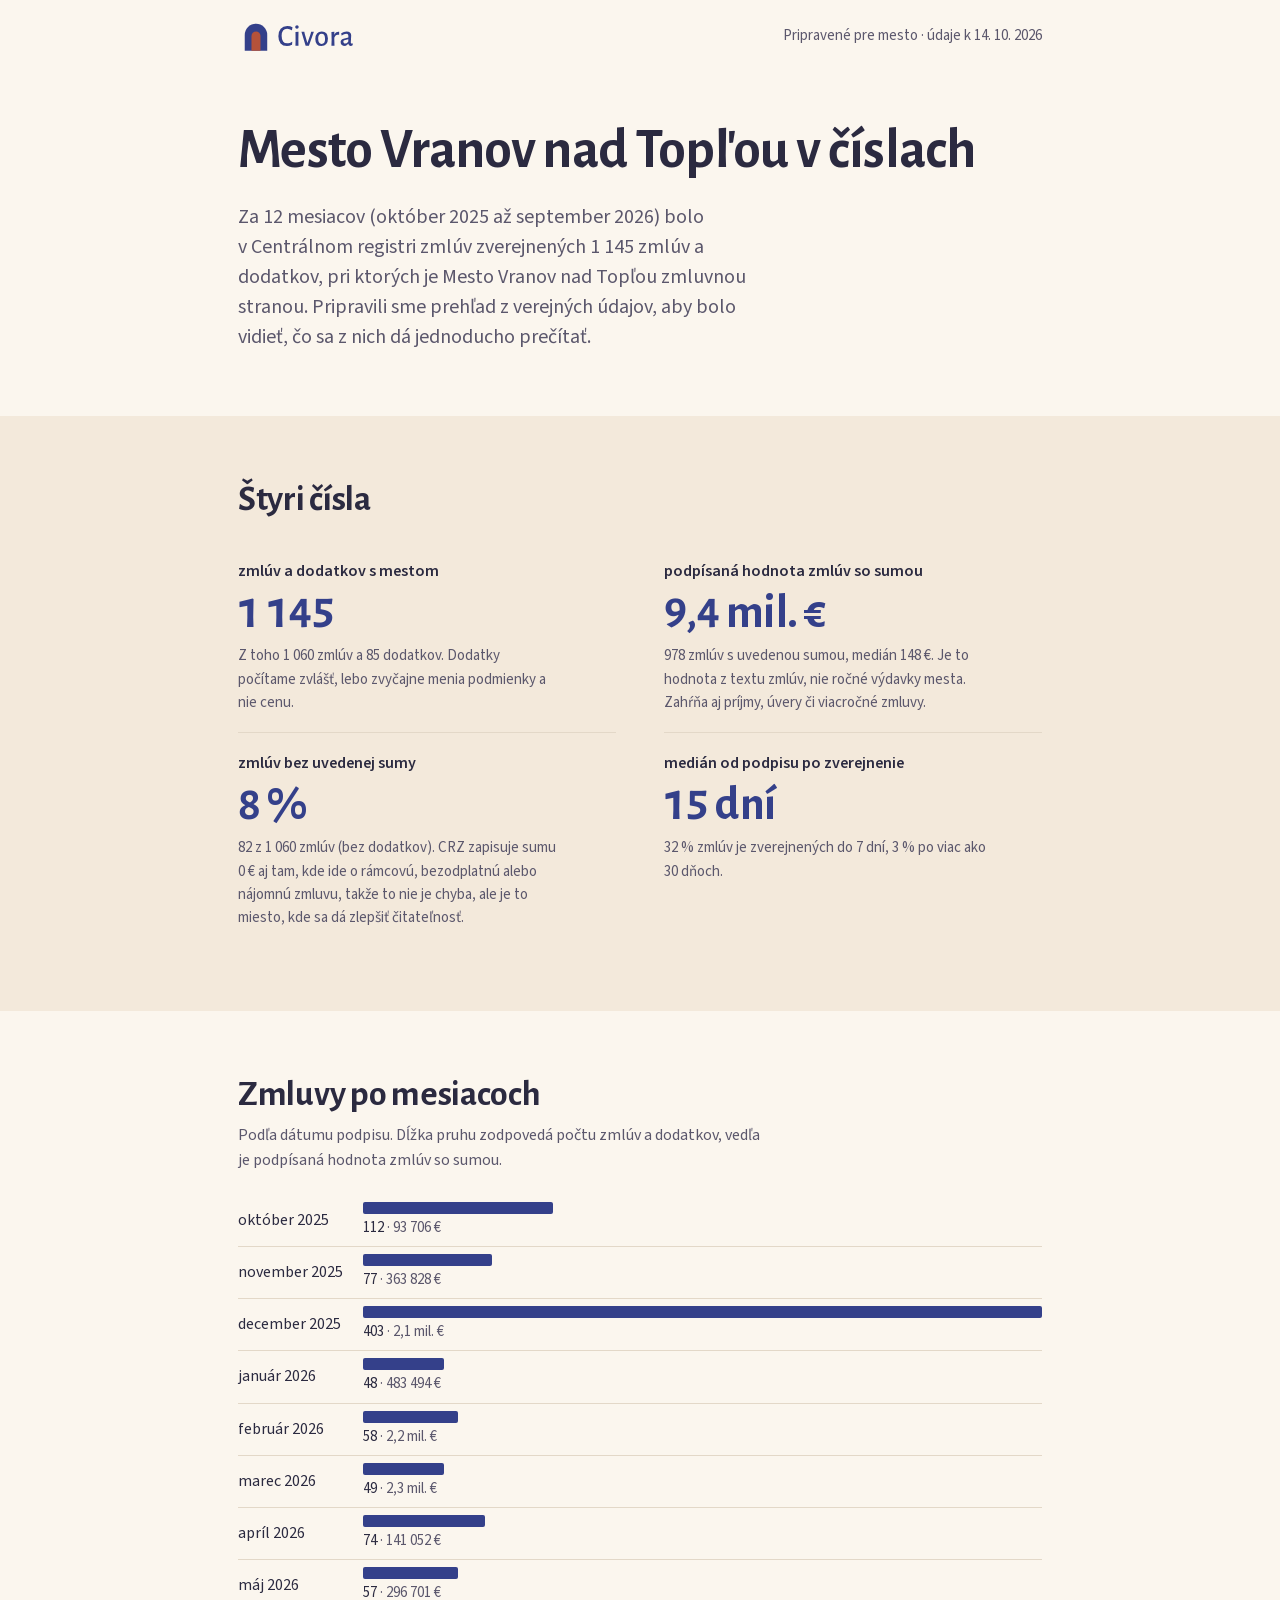
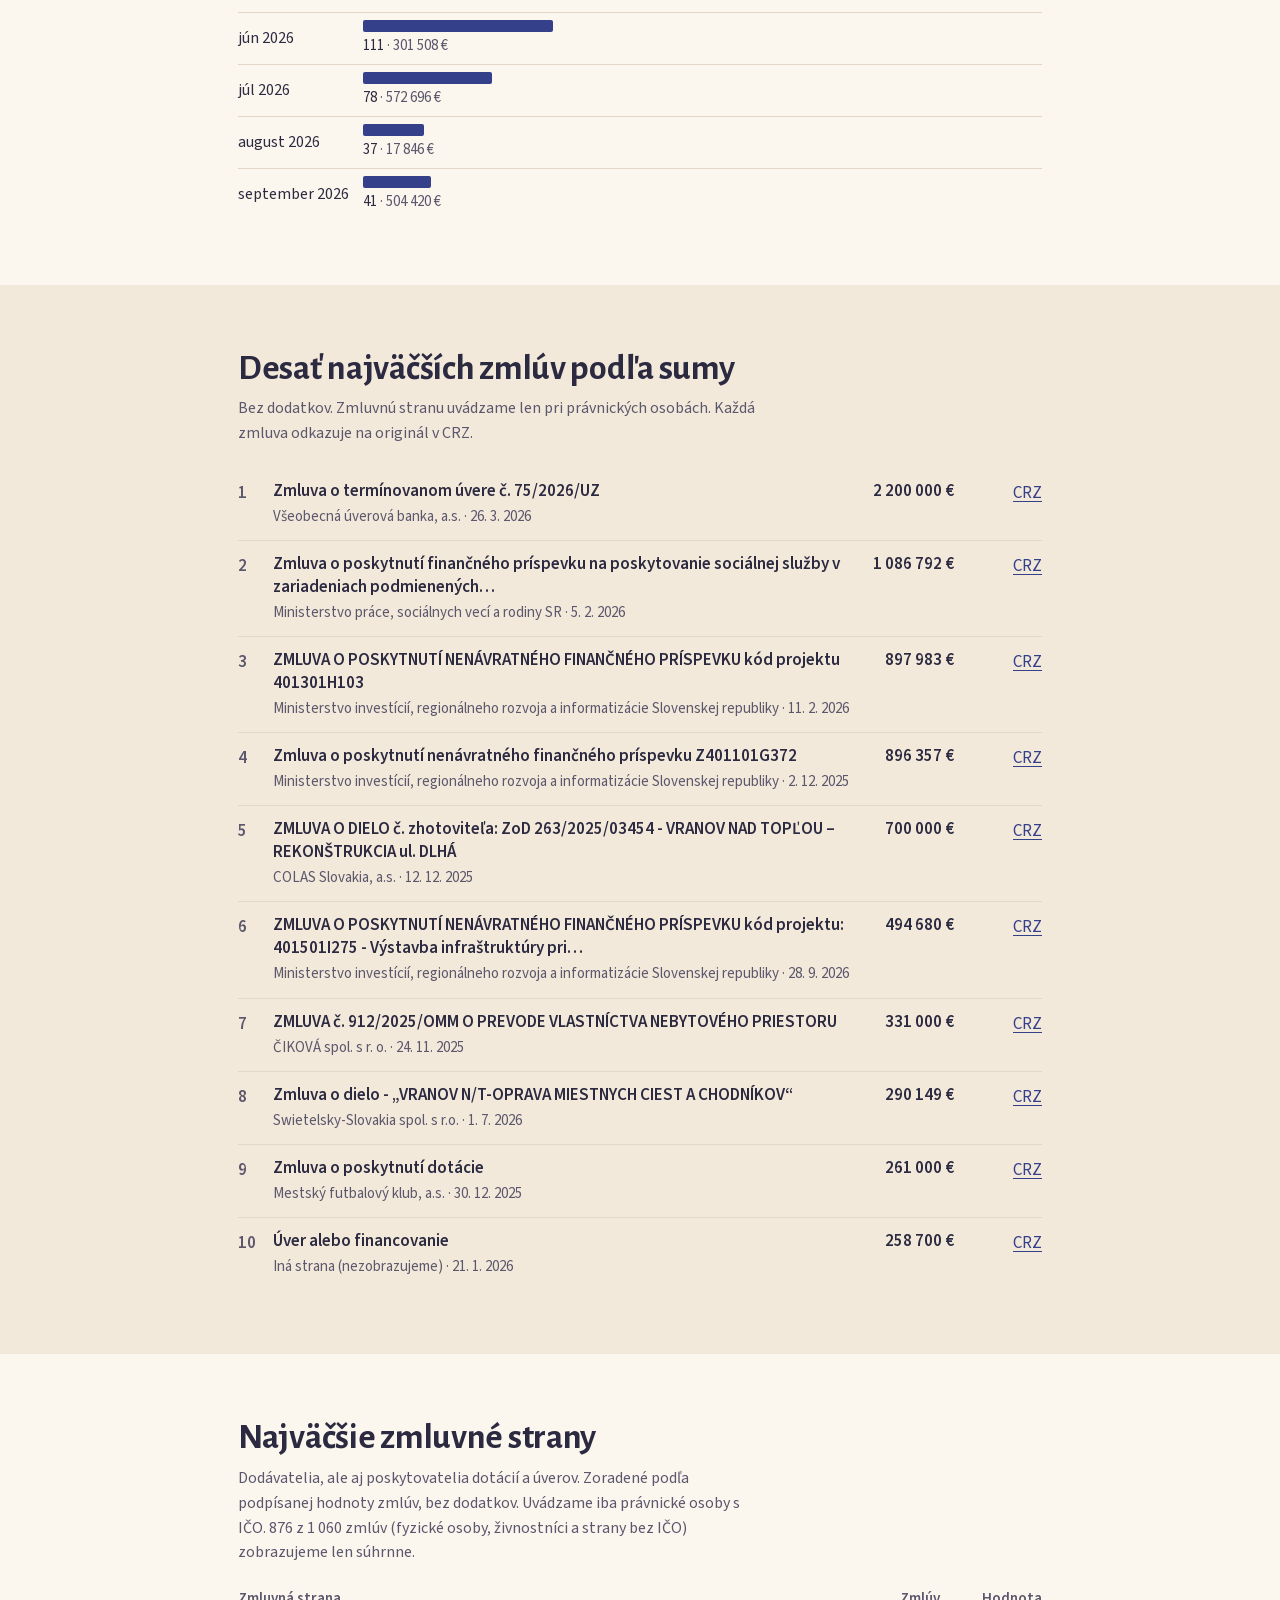
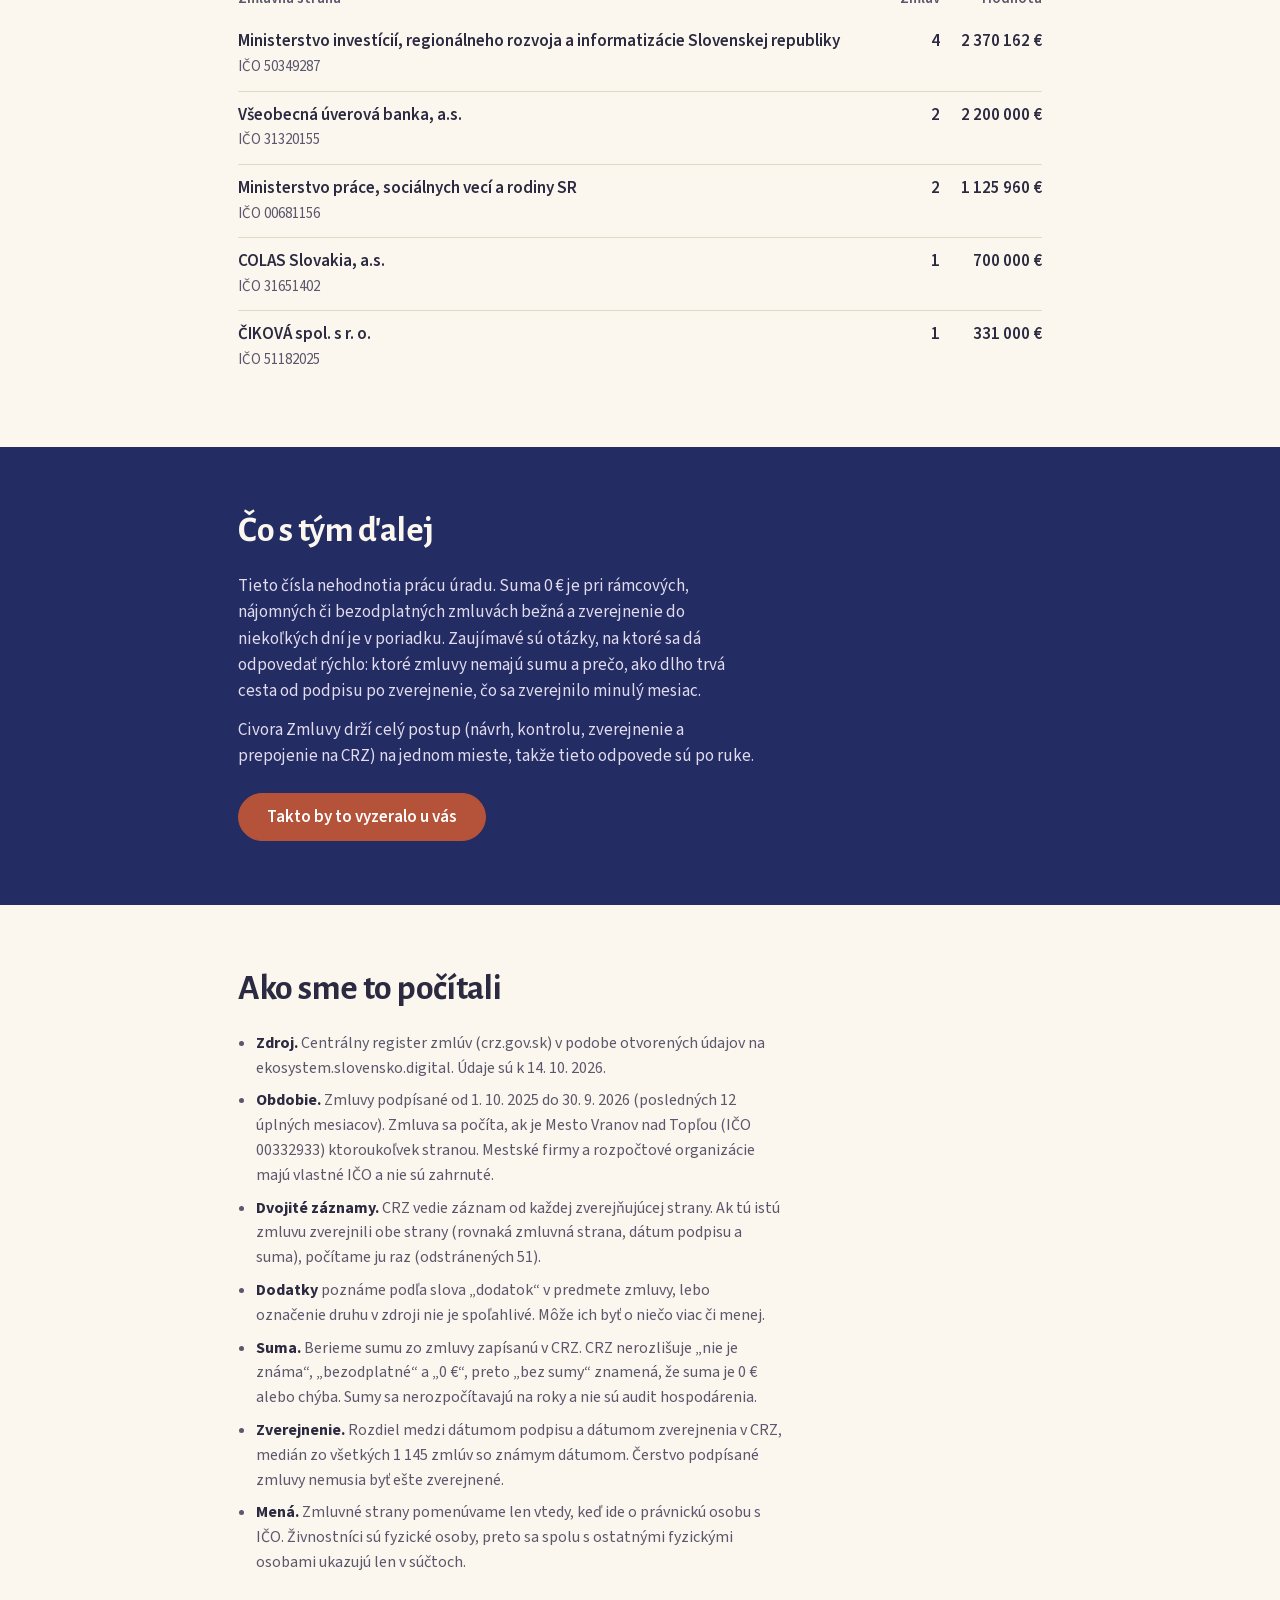
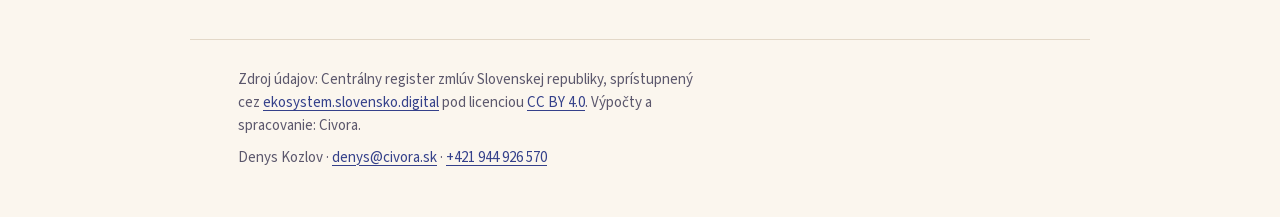
<file: r/7728771d53cc580137d5/index.html>
<!doctype html>
<html lang="sk">
<head>
<meta charset="utf-8">
<meta name="viewport" content="width=device-width, initial-scale=1">
<title>Mesto Vranov nad Topľou v číslach · Civora</title>
<meta name="description" content="Prehľad zmlúv mesta v Centrálnom registri zmlúv, október 2025 až september 2026.">
<meta name="robots" content="noindex, nofollow, noarchive, nosnippet, noimageindex">
<meta name="googlebot" content="noindex, nofollow">
<meta name="referrer" content="no-referrer">
<meta name="theme-color" content="#fbf6ee">
<link rel="icon" href="/favicon.svg" type="image/svg+xml">
<link rel="preload" href="/fonts/alegreya-sans-latin-700.woff2" as="font" type="font/woff2" crossorigin>
<link rel="preload" href="/fonts/source-sans-3-latin-400.woff2" as="font" type="font/woff2" crossorigin>
<link rel="preload" href="/fonts/source-sans-3-latin-600.woff2" as="font" type="font/woff2" crossorigin>
<style>
@font-face{font-family:'Alegreya Sans';font-style:normal;font-weight:700;font-display:swap;src:url('/fonts/alegreya-sans-latin-ext-700.woff2') format('woff2');unicode-range:U+0100-02BA,U+02BD-02C5,U+02C7-02CC,U+02CE-02D7,U+02DD-02FF,U+0304,U+0308,U+0329,U+1D00-1DBF,U+1E00-1E9F,U+1EF2-1EFF,U+2020,U+20A0-20AB,U+20AD-20C0,U+2113,U+2C60-2C7F,U+A720-A7FF}
@font-face{font-family:'Alegreya Sans';font-style:normal;font-weight:700;font-display:swap;src:url('/fonts/alegreya-sans-latin-700.woff2') format('woff2');unicode-range:U+0000-00FF,U+0131,U+0152-0153,U+02BB-02BC,U+02C6,U+02DA,U+02DC,U+0304,U+0308,U+0329,U+2000-206F,U+20AC,U+2122,U+2191,U+2193,U+2212,U+2215,U+FEFF,U+FFFD}
@font-face{font-family:'Source Sans 3';font-style:normal;font-weight:400;font-display:optional;src:url('/fonts/source-sans-3-sk-ext-400.woff2') format('woff2');unicode-range:U+010C-010F,U+011A-011B,U+0139-013A,U+013D-013E,U+0147-0148,U+0154-0155,U+0158-0159,U+0160-0161,U+0164-0165,U+016E-016F,U+017D-017E}
@font-face{font-family:'Source Sans 3';font-style:normal;font-weight:400;font-display:optional;src:url('/fonts/source-sans-3-latin-400.woff2') format('woff2');unicode-range:U+0000-00FF,U+0131,U+0152-0153,U+02BB-02BC,U+02C6,U+02DA,U+02DC,U+0304,U+0308,U+0329,U+2000-206F,U+20AC,U+2122,U+2191,U+2193,U+2212,U+2215,U+FEFF,U+FFFD}
@font-face{font-family:'Source Sans 3';font-style:normal;font-weight:600;font-display:optional;src:url('/fonts/source-sans-3-sk-ext-600.woff2') format('woff2');unicode-range:U+010C-010F,U+011A-011B,U+0139-013A,U+013D-013E,U+0147-0148,U+0154-0155,U+0158-0159,U+0160-0161,U+0164-0165,U+016E-016F,U+017D-017E}
@font-face{font-family:'Source Sans 3';font-style:normal;font-weight:600;font-display:optional;src:url('/fonts/source-sans-3-latin-600.woff2') format('woff2');unicode-range:U+0000-00FF,U+0131,U+0152-0153,U+02BB-02BC,U+02C6,U+02DA,U+02DC,U+0304,U+0308,U+0329,U+2000-206F,U+20AC,U+2122,U+2191,U+2193,U+2212,U+2215,U+FEFF,U+FFFD}
@font-face{font-family:'Source Sans 3';font-style:normal;font-weight:700;font-display:optional;src:url('/fonts/source-sans-3-sk-ext-700.woff2') format('woff2');unicode-range:U+010C-010F,U+011A-011B,U+0139-013A,U+013D-013E,U+0147-0148,U+0154-0155,U+0158-0159,U+0160-0161,U+0164-0165,U+016E-016F,U+017D-017E}
@font-face{font-family:'Source Sans 3';font-style:normal;font-weight:700;font-display:optional;src:url('/fonts/source-sans-3-latin-700.woff2') format('woff2');unicode-range:U+0000-00FF,U+0131,U+0152-0153,U+02BB-02BC,U+02C6,U+02DA,U+02DC,U+0304,U+0308,U+0329,U+2000-206F,U+20AC,U+2122,U+2191,U+2193,U+2212,U+2215,U+FEFF,U+FFFD}

/* Dvere identity. Token names and values match /brand/tokens.css. */
:root{
  --civora-indigo:#34408a;--civora-indigo-deep:#232c63;--civora-terracotta:#b5523a;--civora-terracotta-deep:#9a4430;
  --civora-clay-tint:#f4d9cc;--civora-paper:#fbf6ee;--civora-cream:#f3e9db;--civora-rule:#e3d8c8;
  --civora-ink:#2b2a40;--civora-muted:#5b576c;
  --civora-font-display:"Alegreya Sans",system-ui,sans-serif;
  --civora-font-text:"Source Sans 3",system-ui,-apple-system,"Segoe UI",sans-serif;
  --civora-radius:10px;--civora-measure:66ch;--gutter:clamp(20px,5vw,48px);
  scrollbar-color:#b9ab97 var(--civora-paper);
}
*,*::before,*::after{box-sizing:border-box}
html{-webkit-text-size-adjust:100%}
body{margin:0;background:var(--civora-paper);color:var(--civora-ink);font-family:var(--civora-font-text);
  font-size:1.0625rem;line-height:1.55;font-variant-numeric:lining-nums tabular-nums;-webkit-font-smoothing:antialiased;overflow-x:clip}
::selection{background:var(--civora-clay-tint);color:var(--civora-ink)}
a{color:var(--civora-indigo);text-underline-offset:.18em;text-decoration-thickness:1px}
a:hover{color:var(--civora-indigo-deep);text-decoration-thickness:2px}
:focus-visible{outline:3px solid var(--civora-indigo);outline-offset:3px;border-radius:4px}
.wrap{max-width:900px;margin:0 auto;padding-inline:var(--gutter)}
.sr{position:absolute;width:1px;height:1px;overflow:hidden;clip:rect(0 0 0 0);white-space:nowrap}
.skip{position:absolute;left:-9999px;top:8px;background:var(--civora-ink);color:#fff;padding:10px 16px;border-radius:var(--civora-radius);z-index:10}
.skip:focus{left:var(--gutter)}
.skip,.skip:hover{color:#fff}
h1,h2{margin:0;font-family:var(--civora-font-display);font-weight:700;line-height:1.1;text-wrap:balance}
h1{font-size:clamp(2.25rem,1.4rem + 3.6vw,3.5rem);letter-spacing:-.012em}
h2{font-size:clamp(1.65rem,1.2rem + 1.5vw,2.25rem);letter-spacing:-.008em}
p{margin:0;max-width:var(--civora-measure);text-wrap:pretty}

.top{display:flex;align-items:center;justify-content:space-between;gap:10px 20px;flex-wrap:wrap;padding-block:18px}
.brand{display:block;line-height:0;border-radius:4px}
.brand img{height:36px;width:auto}
.meta{font-size:.9375rem;color:var(--civora-muted)}

.band{padding-block:clamp(36px,6vw,64px)}
.band--cream{background:var(--civora-cream)}
.band--intro{padding-block:clamp(20px,4vw,48px) clamp(36px,6vw,64px)}
.lead{font-size:1.25rem;line-height:1.5;color:var(--civora-muted);margin-top:20px;max-width:52ch}
.sub{color:var(--civora-muted);margin-top:8px;font-size:1rem}
h2+*{margin-top:22px}h2+.sub{margin-top:8px}h2+.sub+*{margin-top:22px}

.facts{margin:22px 0 0;display:grid;grid-template-columns:1fr;gap:0 48px}
.fact{padding-block:18px;border-top:1px solid var(--civora-rule)}
.fact:first-child{border-top:0}
.fact dt{font-weight:600;font-size:1rem}
.fact dd{margin:0}
.fact .big{font-family:var(--civora-font-display);font-size:3rem;font-weight:700;line-height:1.05;letter-spacing:-.012em;color:var(--civora-indigo);margin-top:4px}
.fact .note{color:var(--civora-muted);font-size:.9375rem;margin-top:6px;max-width:46ch}
@media(min-width:720px){.facts{grid-template-columns:1fr 1fr}.fact:nth-child(2){border-top:0}}

table{width:100%;border-collapse:collapse}
.trend th,.trend td{padding:7px 0;border-top:1px solid var(--civora-rule);vertical-align:middle;text-align:left}
.trend tbody tr:first-child>*{border-top:0}
.trend th{font-weight:400;white-space:nowrap;padding-right:14px;width:1%;font-size:1rem}
.bar{display:block;height:.75rem;background:var(--civora-indigo);border-radius:2px}
.barlabel{display:block;font-size:.9375rem;margin-top:2px}
.barlabel .val{color:var(--civora-muted)}
.data th,.data td{text-align:left;vertical-align:top}
.data tbody tr{border-top:1px solid var(--civora-rule)}
.data tbody tr:first-child{border-top:0}
.data td{padding:12px 0}
.rank{width:2.2rem;color:var(--civora-muted);font-weight:600}
.what{padding-right:16px}
.subject{display:block;font-weight:600;line-height:1.35}
.who{display:block;color:var(--civora-muted);font-size:.9375rem;margin-top:2px}
.amt,.n{text-align:right!important;white-space:nowrap;padding-left:14px!important}
.data td.amt,.data td.n{font-weight:600;line-height:1.35}
.data thead:not(.sr) th{font-size:.9375rem;color:var(--civora-muted);font-weight:600;padding:0 0 8px}
.data td.crz{width:5.5rem;text-align:right;padding-left:14px}
@media(max-width:639px){
  .data:has(.rank) tbody tr{display:grid;grid-template-columns:2rem 1fr auto;grid-template-areas:"r w w" ". a c";gap:2px 0;padding-block:12px}
  .data:has(.rank) td{padding:0}.rank{grid-area:r}.what{grid-area:w;padding-right:0}
  .data:has(.rank) .amt{grid-area:a;text-align:left!important;padding:4px 0 0!important}
  .data:has(.rank) td.crz{grid-area:c;width:auto;padding:4px 0 0}
}

/* the one strict band, and the one terracotta action */
.next{background:var(--civora-indigo-deep);color:var(--civora-paper)}
.next p{color:#e3dcee}.next p+p{margin-top:12px}.next p:last-child{margin-top:24px}
.btn{display:inline-flex;align-items:center;justify-content:center;min-height:48px;padding:0 28px;border-radius:999px;background:var(--civora-terracotta);
  color:#fff;font-weight:600;font-size:1.0625rem;text-decoration:none;border:1px solid var(--civora-terracotta)}
.btn:hover{background:var(--civora-terracotta-deep);border-color:var(--civora-terracotta-deep);color:#fff}
.next :focus-visible{outline-color:var(--civora-paper)}

.method ul{margin:22px 0 0;padding-left:1.1rem;max-width:68ch;color:var(--civora-muted);font-size:1rem}
.method li+li{margin-top:8px}.method strong{color:var(--civora-ink)}
footer{border-top:1px solid var(--civora-rule);padding-block:28px 48px;font-size:.9375rem;color:var(--civora-muted)}
footer p{max-width:70ch}footer .contact{margin-top:8px}
@media(prefers-reduced-motion:no-preference){.btn{transition:background-color .15s ease,border-color .15s ease}}

@page{size:A4;margin:14mm 14mm}
@media print{
  body{font-size:10.5pt;line-height:1.4;color:#000;background:#fff}
  .skip,.no-print{display:none!important}
  .wrap{max-width:none;padding-inline:0}
  .top{padding-block:0 8pt}.brand img{height:28px}
  h1{font-size:24pt}h2{font-size:14pt;break-after:avoid}
  .band:not(.next){background:#fff;padding-block:16px;break-inside:avoid}
  .fact .big{font-size:22pt}
  .facts{break-inside:avoid}.fact,tr{break-inside:avoid}
  .bar{-webkit-print-color-adjust:exact;print-color-adjust:exact}
  a{color:#000;text-decoration:none}
  .lead,.sub,.fact .note,.method ul,.who,.meta,footer{color:#333}
}

</style>
</head>
<body>
<a class="skip" href="#obsah">Preskočiť na obsah</a>
<header class="top wrap">
  <a class="brand" href="https://civora.sk/" rel="noreferrer" aria-label="Civora"><img src="/brand/wordmark.svg" width="118" height="36" alt="Civora"></a>
  <p class="meta">Pripravené pre mesto · údaje k 14. 10. 2026</p>
</header>
<main id="obsah">
  <section class="band band--intro"><div class="wrap">
    <h1>Mesto Vranov nad Topľou v&nbsp;číslach</h1>
    <p class="lead">Za 12 mesiacov (október 2025 až september 2026) bolo v&nbsp;Centrálnom registri zmlúv zverejnených 1 145 zmlúv a dodatkov, pri ktorých je Mesto Vranov nad Topľou zmluvnou stranou.
    Pripravili sme prehľad z&nbsp;verejných údajov, aby bolo vidieť, čo sa z&nbsp;nich dá jednoducho prečítať.</p>
  </div></section>

  <section class="band band--cream" aria-labelledby="h-cisla"><div class="wrap">
    <h2 id="h-cisla">Štyri čísla</h2>
    <dl class="facts"><div class="fact"><dt>zmlúv a dodatkov s mestom</dt><dd class="big">1 145</dd><dd class="note">Z toho 1 060 zmlúv a 85 dodatkov. Dodatky počítame zvlášť, lebo zvyčajne menia podmienky a nie cenu.</dd></div><div class="fact"><dt>podpísaná hodnota zmlúv so sumou</dt><dd class="big">9,4 mil. €</dd><dd class="note">978 zmlúv s uvedenou sumou, medián 148 €. Je to hodnota z textu zmlúv, nie ročné výdavky mesta. Zahŕňa aj príjmy, úvery či viacročné zmluvy.</dd></div><div class="fact"><dt>zmlúv bez uvedenej sumy</dt><dd class="big">8 %</dd><dd class="note">82 z 1 060 zmlúv (bez dodatkov). CRZ zapisuje sumu 0 € aj tam, kde ide o rámcovú, bezodplatnú alebo nájomnú zmluvu, takže to nie je chyba, ale je to miesto, kde sa dá zlepšiť čitateľnosť.</dd></div><div class="fact"><dt>medián od podpisu po zverejnenie</dt><dd class="big">15 dní</dd><dd class="note">32 % zmlúv je zverejnených do 7 dní, 3 % po viac ako 30 dňoch.</dd></div></dl>
  </div></section>

  <section class="band" aria-labelledby="h-mesiace"><div class="wrap">
    <h2 id="h-mesiace">Zmluvy po mesiacoch</h2>
    <p class="sub">Podľa dátumu podpisu. Dĺžka pruhu zodpovedá počtu zmlúv a dodatkov, vedľa je podpísaná hodnota zmlúv so sumou.</p>
    <table class="trend"><caption class="sr">Počet zmlúv a dodatkov podľa mesiaca podpisu</caption>
    <thead class="sr"><tr><th scope="col">Mesiac</th><th scope="col">Počet zmlúv a hodnota</th></tr></thead><tbody><tr><th scope="row">október 2025</th><td><span class="bar" style="width:28%"></span><span class="barlabel">112<span class="val"> · 93 706 €</span></span></td></tr><tr><th scope="row">november 2025</th><td><span class="bar" style="width:19%"></span><span class="barlabel">77<span class="val"> · 363 828 €</span></span></td></tr><tr><th scope="row">december 2025</th><td><span class="bar" style="width:100%"></span><span class="barlabel">403<span class="val"> · 2,1 mil. €</span></span></td></tr><tr><th scope="row">január 2026</th><td><span class="bar" style="width:12%"></span><span class="barlabel">48<span class="val"> · 483 494 €</span></span></td></tr><tr><th scope="row">február 2026</th><td><span class="bar" style="width:14%"></span><span class="barlabel">58<span class="val"> · 2,2 mil. €</span></span></td></tr><tr><th scope="row">marec 2026</th><td><span class="bar" style="width:12%"></span><span class="barlabel">49<span class="val"> · 2,3 mil. €</span></span></td></tr><tr><th scope="row">apríl 2026</th><td><span class="bar" style="width:18%"></span><span class="barlabel">74<span class="val"> · 141 052 €</span></span></td></tr><tr><th scope="row">máj 2026</th><td><span class="bar" style="width:14%"></span><span class="barlabel">57<span class="val"> · 296 701 €</span></span></td></tr><tr><th scope="row">jún 2026</th><td><span class="bar" style="width:28%"></span><span class="barlabel">111<span class="val"> · 301 508 €</span></span></td></tr><tr><th scope="row">júl 2026</th><td><span class="bar" style="width:19%"></span><span class="barlabel">78<span class="val"> · 572 696 €</span></span></td></tr><tr><th scope="row">august 2026</th><td><span class="bar" style="width:9%"></span><span class="barlabel">37<span class="val"> · 17 846 €</span></span></td></tr><tr><th scope="row">september 2026</th><td><span class="bar" style="width:10%"></span><span class="barlabel">41<span class="val"> · 504 420 €</span></span></td></tr></tbody></table>
  </div></section>

  <section class="band band--cream" aria-labelledby="h-top"><div class="wrap">
    <h2 id="h-top">Desať najväčších zmlúv podľa sumy</h2>
    <p class="sub">Bez dodatkov. Zmluvnú stranu uvádzame len pri právnických osobách. Každá zmluva odkazuje na originál v CRZ.</p>
    <table class="data"><caption class="sr">Desať zmlúv s najvyššou sumou</caption>
    <thead class="sr"><tr><th scope="col">Poradie</th><th scope="col">Predmet a zmluvná strana</th><th scope="col">Suma</th><th scope="col">Odkaz</th></tr></thead><tbody><tr><td class="rank">1</td><td class="what"><span class="subject">Zmluva o termínovanom úvere č. 75/2026/UZ</span><span class="who">Všeobecná úverová banka, a.s. · 26. 3. 2026</span></td><td class="amt">2 200 000 €</td><td class="crz"><a href="https://www.crz.gov.sk/zmluva/12160805/" rel="noreferrer noopener">CRZ<span class="sr"> – zmluva č. 12160805</span></a></td></tr><tr><td class="rank">2</td><td class="what"><span class="subject">Zmluva o poskytnutí finančného príspevku na poskytovanie sociálnej služby v zariadeniach podmienených…</span><span class="who">Ministerstvo práce, sociálnych vecí a rodiny SR · 5. 2. 2026</span></td><td class="amt">1 086 792 €</td><td class="crz"><a href="https://www.crz.gov.sk/zmluva/11986148/" rel="noreferrer noopener">CRZ<span class="sr"> – zmluva č. 11986148</span></a></td></tr><tr><td class="rank">3</td><td class="what"><span class="subject">ZMLUVA O POSKYTNUTÍ NENÁVRATNÉHO FINANČNÉHO PRÍSPEVKU kód projektu 401301H103</span><span class="who">Ministerstvo investícií, regionálneho rozvoja a informatizácie Slovenskej republiky · 11. 2. 2026</span></td><td class="amt">897 983 €</td><td class="crz"><a href="https://www.crz.gov.sk/zmluva/11982240/" rel="noreferrer noopener">CRZ<span class="sr"> – zmluva č. 11982240</span></a></td></tr><tr><td class="rank">4</td><td class="what"><span class="subject">Zmluva o poskytnutí nenávratného finančného príspevku Z401101G372</span><span class="who">Ministerstvo investícií, regionálneho rozvoja a informatizácie Slovenskej republiky · 2. 12. 2025</span></td><td class="amt">896 357 €</td><td class="crz"><a href="https://www.crz.gov.sk/zmluva/11684551/" rel="noreferrer noopener">CRZ<span class="sr"> – zmluva č. 11684551</span></a></td></tr><tr><td class="rank">5</td><td class="what"><span class="subject">ZMLUVA O DIELO č. zhotoviteľa: ZoD 263/2025/03454 - VRANOV NAD TOPĽOU – REKONŠTRUKCIA ul. DLHÁ</span><span class="who">COLAS Slovakia, a.s. · 12. 12. 2025</span></td><td class="amt">700 000 €</td><td class="crz"><a href="https://www.crz.gov.sk/zmluva/11743265/" rel="noreferrer noopener">CRZ<span class="sr"> – zmluva č. 11743265</span></a></td></tr><tr><td class="rank">6</td><td class="what"><span class="subject">ZMLUVA O POSKYTNUTÍ NENÁVRATNÉHO FINANČNÉHO PRÍSPEVKU kód projektu: 401501I275 - Výstavba infraštruktúry pri…</span><span class="who">Ministerstvo investícií, regionálneho rozvoja a informatizácie Slovenskej republiky · 28. 9. 2026</span></td><td class="amt">494 680 €</td><td class="crz"><a href="https://www.crz.gov.sk/zmluva/12867363/" rel="noreferrer noopener">CRZ<span class="sr"> – zmluva č. 12867363</span></a></td></tr><tr><td class="rank">7</td><td class="what"><span class="subject">ZMLUVA č. 912/2025/OMM O PREVODE VLASTNÍCTVA NEBYTOVÉHO PRIESTORU</span><span class="who">ČIKOVÁ spol. s r. o. · 24. 11. 2025</span></td><td class="amt">331 000 €</td><td class="crz"><a href="https://www.crz.gov.sk/zmluva/11637870/" rel="noreferrer noopener">CRZ<span class="sr"> – zmluva č. 11637870</span></a></td></tr><tr><td class="rank">8</td><td class="what"><span class="subject">Zmluva o dielo - „VRANOV N/T-OPRAVA MIESTNYCH CIEST A CHODNÍKOV“</span><span class="who">Swietelsky-Slovakia spol. s r.o. · 1. 7. 2026</span></td><td class="amt">290 149 €</td><td class="crz"><a href="https://www.crz.gov.sk/zmluva/12535334/" rel="noreferrer noopener">CRZ<span class="sr"> – zmluva č. 12535334</span></a></td></tr><tr><td class="rank">9</td><td class="what"><span class="subject">Zmluva o poskytnutí dotácie</span><span class="who">Mestský futbalový klub, a.s. · 30. 12. 2025</span></td><td class="amt">261 000 €</td><td class="crz"><a href="https://www.crz.gov.sk/zmluva/11841238/" rel="noreferrer noopener">CRZ<span class="sr"> – zmluva č. 11841238</span></a></td></tr><tr><td class="rank">10</td><td class="what"><span class="subject">Úver alebo financovanie</span><span class="who">Iná strana (nezobrazujeme) · 21. 1. 2026</span></td><td class="amt">258 700 €</td><td class="crz"><a href="https://www.crz.gov.sk/zmluva/11886674/" rel="noreferrer noopener">CRZ<span class="sr"> – zmluva č. 11886674</span></a></td></tr></tbody></table>
  </div></section>

  <section class="band" aria-labelledby="h-dod"><div class="wrap">
    <h2 id="h-dod">Najväčšie zmluvné strany</h2>
    <p class="sub">Dodávatelia, ale aj poskytovatelia dotácií a úverov. Zoradené podľa podpísanej hodnoty zmlúv, bez dodatkov. Uvádzame iba právnické osoby s IČO.
    876 z&nbsp;1 060 zmlúv (fyzické osoby, živnostníci a strany bez IČO) zobrazujeme len súhrnne.</p>
    <table class="data"><caption class="sr">Najväčší dodávatelia podľa hodnoty zmlúv</caption><thead><tr><th scope="col">Zmluvná strana</th><th scope="col" class="n">Zmlúv</th><th scope="col" class="amt">Hodnota</th></tr></thead><tbody><tr><td class="what"><span class="subject">Ministerstvo investícií, regionálneho rozvoja a informatizácie Slovenskej republiky</span><span class="who">IČO 50349287</span></td><td class="n">4</td><td class="amt">2 370 162 €</td></tr><tr><td class="what"><span class="subject">Všeobecná úverová banka, a.s.</span><span class="who">IČO 31320155</span></td><td class="n">2</td><td class="amt">2 200 000 €</td></tr><tr><td class="what"><span class="subject">Ministerstvo práce, sociálnych vecí a rodiny SR</span><span class="who">IČO 00681156</span></td><td class="n">2</td><td class="amt">1 125 960 €</td></tr><tr><td class="what"><span class="subject">COLAS Slovakia, a.s.</span><span class="who">IČO 31651402</span></td><td class="n">1</td><td class="amt">700 000 €</td></tr><tr><td class="what"><span class="subject">ČIKOVÁ spol. s r. o.</span><span class="who">IČO 51182025</span></td><td class="n">1</td><td class="amt">331 000 €</td></tr></tbody></table>
  </div></section>

  <section class="band next no-print" aria-labelledby="h-dalej"><div class="wrap">
    <h2 id="h-dalej">Čo s tým ďalej</h2>
    <p>Tieto čísla nehodnotia prácu úradu. Suma 0&nbsp;€ je pri rámcových, nájomných či bezodplatných zmluvách bežná a zverejnenie do niekoľkých dní je v&nbsp;poriadku. Zaujímavé sú otázky, na ktoré sa dá odpovedať rýchlo: ktoré zmluvy nemajú sumu a prečo, ako dlho trvá cesta od podpisu po zverejnenie, čo sa zverejnilo minulý mesiac.</p>
    <p>Civora Zmluvy drží celý postup (návrh, kontrolu, zverejnenie a prepojenie na CRZ) na jednom mieste, takže tieto odpovede sú po ruke.</p>
    <p><a class="btn" href="mailto:denys@civora.sk?subject=Ukážka%20Civora%20Zmluvy%20pre%20Mesto%20Vranov%20nad%20Topľou">Takto by to vyzeralo u&nbsp;vás</a></p>
  </div></section>

  <section class="band method" aria-labelledby="h-metoda"><div class="wrap">
    <h2 id="h-metoda">Ako sme to počítali</h2>
    <ul>
      <li><strong>Zdroj.</strong> Centrálny register zmlúv (crz.gov.sk) v&nbsp;podobe otvorených údajov na ekosystem.slovensko.digital. Údaje sú k&nbsp;14. 10. 2026.</li>
      <li><strong>Obdobie.</strong> Zmluvy podpísané od 1. 10. 2025 do 30. 9. 2026 (posledných 12 úplných mesiacov). Zmluva sa počíta, ak je Mesto Vranov nad Topľou (IČO 00332933) ktoroukoľvek stranou. Mestské firmy a rozpočtové organizácie majú vlastné IČO a nie sú zahrnuté.</li>
      <li><strong>Dvojité záznamy.</strong> CRZ vedie záznam od každej zverejňujúcej strany. Ak tú istú zmluvu zverejnili obe strany (rovnaká zmluvná strana, dátum podpisu a suma), počítame ju raz (odstránených 51).</li>
      <li><strong>Dodatky</strong> poznáme podľa slova „dodatok“ v&nbsp;predmete zmluvy, lebo označenie druhu v&nbsp;zdroji nie je spoľahlivé. Môže ich byť o niečo viac či menej.</li>
      <li><strong>Suma.</strong> Berieme sumu zo zmluvy zapísanú v&nbsp;CRZ. CRZ nerozlišuje „nie je známa“, „bezodplatné“ a „0 €“, preto „bez sumy“ znamená, že suma je 0 € alebo chýba. Sumy sa nerozpočítavajú na roky a nie sú audit hospodárenia.</li>
      <li><strong>Zverejnenie.</strong> Rozdiel medzi dátumom podpisu a dátumom zverejnenia v&nbsp;CRZ, medián zo všetkých 1 145 zmlúv so známym dátumom. Čerstvo podpísané zmluvy nemusia byť ešte zverejnené.</li>
      <li><strong>Mená.</strong> Zmluvné strany pomenúvame len vtedy, keď ide o právnickú osobu s IČO. Živnostníci sú fyzické osoby, preto sa spolu s ostatnými fyzickými osobami ukazujú len v&nbsp;súčtoch.</li>
    </ul>
  </div></section>
</main>
<footer class="wrap">
  <p class="attr">Zdroj údajov: Centrálny register zmlúv Slovenskej republiky, sprístupnený cez <a href="https://ekosystem.slovensko.digital/" rel="noreferrer noopener">ekosystem.slovensko.digital</a> pod licenciou <a href="https://creativecommons.org/licenses/by/4.0/deed.sk" rel="noreferrer noopener">CC BY 4.0</a>. Výpočty a spracovanie: Civora.</p>
  <p class="contact">Denys Kozlov · <a href="mailto:denys@civora.sk">denys@civora.sk</a> · <a href="tel:+421944926570">+421 944 926 570</a></p>
</footer>
</body>
</html>
</file>
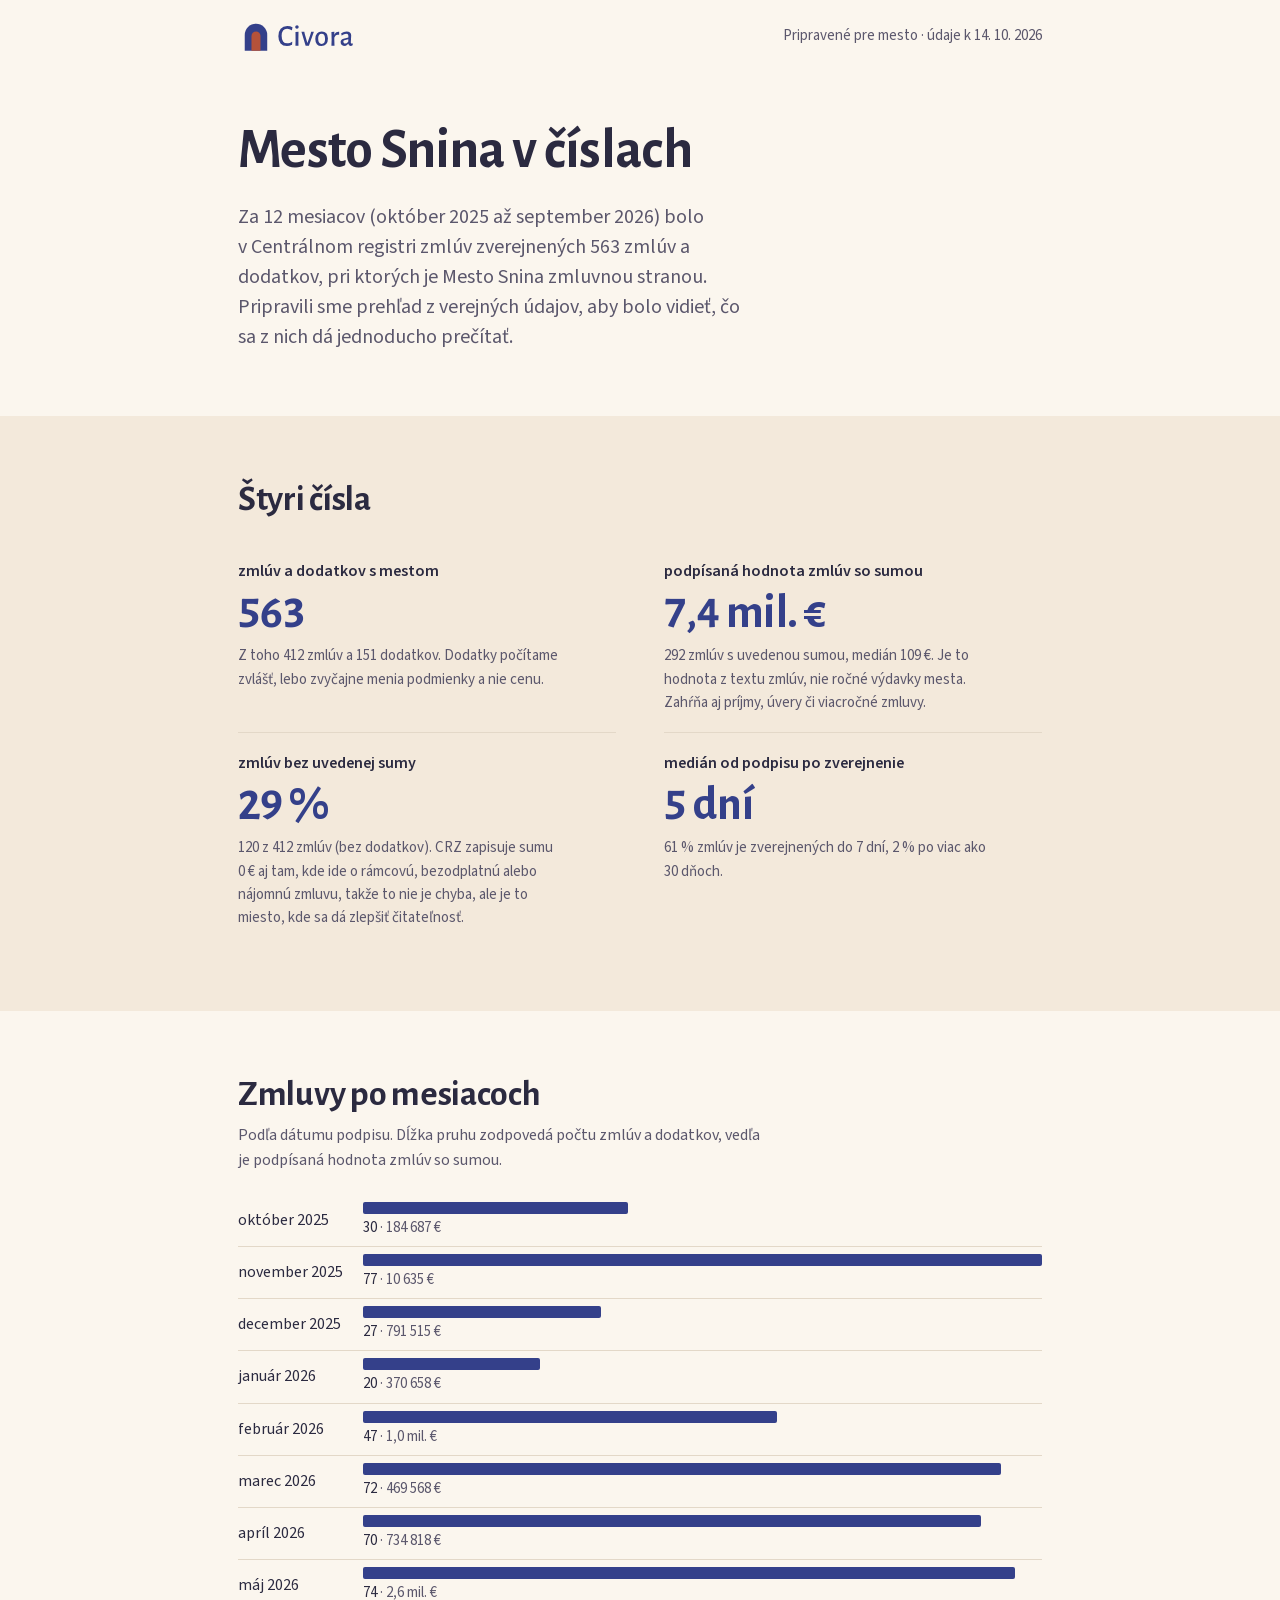
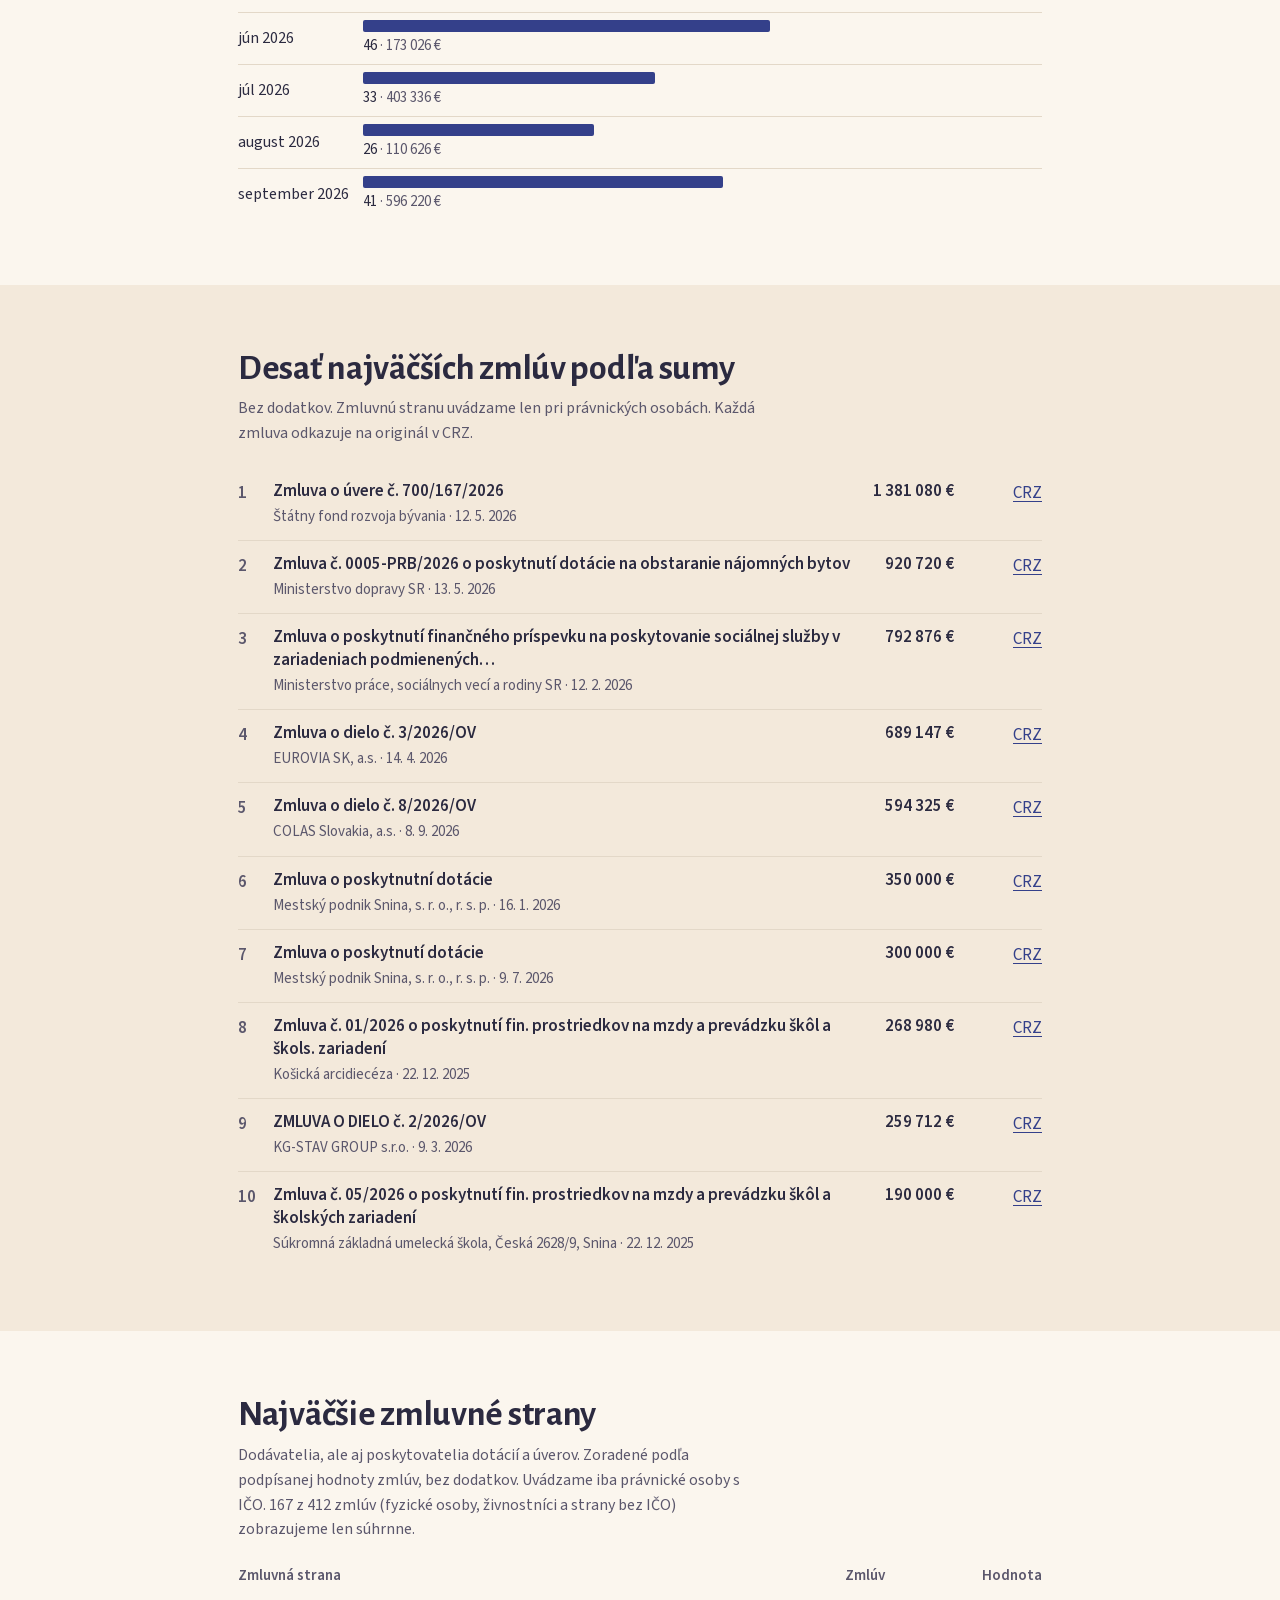
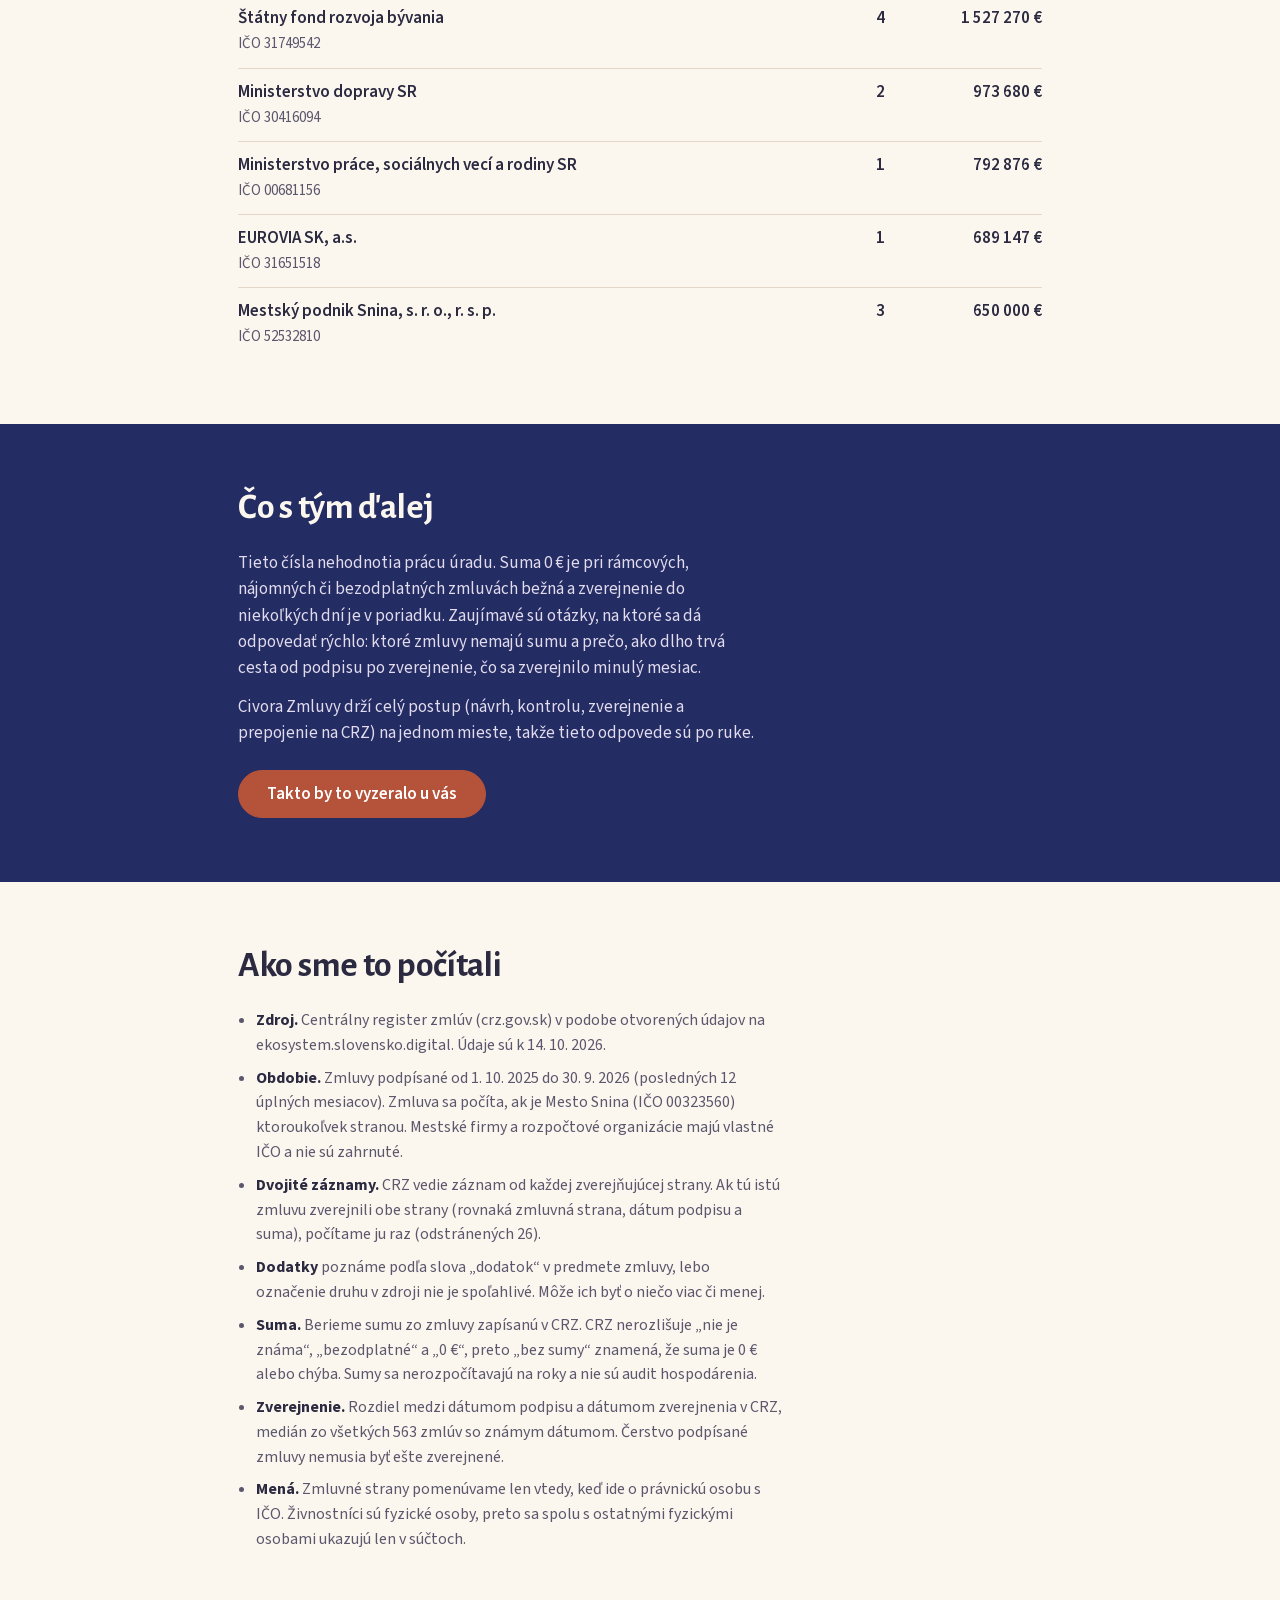
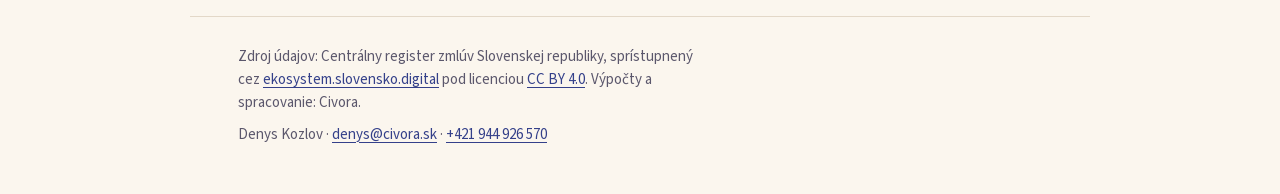
<file: r/777458484507cc0a68e9/index.html>
<!doctype html>
<html lang="sk">
<head>
<meta charset="utf-8">
<meta name="viewport" content="width=device-width, initial-scale=1">
<title>Mesto Snina v číslach · Civora</title>
<meta name="description" content="Prehľad zmlúv mesta v Centrálnom registri zmlúv, október 2025 až september 2026.">
<meta name="robots" content="noindex, nofollow, noarchive, nosnippet, noimageindex">
<meta name="googlebot" content="noindex, nofollow">
<meta name="referrer" content="no-referrer">
<meta name="theme-color" content="#fbf6ee">
<link rel="icon" href="/favicon.svg" type="image/svg+xml">
<link rel="preload" href="/fonts/alegreya-sans-latin-700.woff2" as="font" type="font/woff2" crossorigin>
<link rel="preload" href="/fonts/source-sans-3-latin-400.woff2" as="font" type="font/woff2" crossorigin>
<link rel="preload" href="/fonts/source-sans-3-latin-600.woff2" as="font" type="font/woff2" crossorigin>
<style>
@font-face{font-family:'Alegreya Sans';font-style:normal;font-weight:700;font-display:swap;src:url('/fonts/alegreya-sans-latin-ext-700.woff2') format('woff2');unicode-range:U+0100-02BA,U+02BD-02C5,U+02C7-02CC,U+02CE-02D7,U+02DD-02FF,U+0304,U+0308,U+0329,U+1D00-1DBF,U+1E00-1E9F,U+1EF2-1EFF,U+2020,U+20A0-20AB,U+20AD-20C0,U+2113,U+2C60-2C7F,U+A720-A7FF}
@font-face{font-family:'Alegreya Sans';font-style:normal;font-weight:700;font-display:swap;src:url('/fonts/alegreya-sans-latin-700.woff2') format('woff2');unicode-range:U+0000-00FF,U+0131,U+0152-0153,U+02BB-02BC,U+02C6,U+02DA,U+02DC,U+0304,U+0308,U+0329,U+2000-206F,U+20AC,U+2122,U+2191,U+2193,U+2212,U+2215,U+FEFF,U+FFFD}
@font-face{font-family:'Source Sans 3';font-style:normal;font-weight:400;font-display:optional;src:url('/fonts/source-sans-3-sk-ext-400.woff2') format('woff2');unicode-range:U+010C-010F,U+011A-011B,U+0139-013A,U+013D-013E,U+0147-0148,U+0154-0155,U+0158-0159,U+0160-0161,U+0164-0165,U+016E-016F,U+017D-017E}
@font-face{font-family:'Source Sans 3';font-style:normal;font-weight:400;font-display:optional;src:url('/fonts/source-sans-3-latin-400.woff2') format('woff2');unicode-range:U+0000-00FF,U+0131,U+0152-0153,U+02BB-02BC,U+02C6,U+02DA,U+02DC,U+0304,U+0308,U+0329,U+2000-206F,U+20AC,U+2122,U+2191,U+2193,U+2212,U+2215,U+FEFF,U+FFFD}
@font-face{font-family:'Source Sans 3';font-style:normal;font-weight:600;font-display:optional;src:url('/fonts/source-sans-3-sk-ext-600.woff2') format('woff2');unicode-range:U+010C-010F,U+011A-011B,U+0139-013A,U+013D-013E,U+0147-0148,U+0154-0155,U+0158-0159,U+0160-0161,U+0164-0165,U+016E-016F,U+017D-017E}
@font-face{font-family:'Source Sans 3';font-style:normal;font-weight:600;font-display:optional;src:url('/fonts/source-sans-3-latin-600.woff2') format('woff2');unicode-range:U+0000-00FF,U+0131,U+0152-0153,U+02BB-02BC,U+02C6,U+02DA,U+02DC,U+0304,U+0308,U+0329,U+2000-206F,U+20AC,U+2122,U+2191,U+2193,U+2212,U+2215,U+FEFF,U+FFFD}
@font-face{font-family:'Source Sans 3';font-style:normal;font-weight:700;font-display:optional;src:url('/fonts/source-sans-3-sk-ext-700.woff2') format('woff2');unicode-range:U+010C-010F,U+011A-011B,U+0139-013A,U+013D-013E,U+0147-0148,U+0154-0155,U+0158-0159,U+0160-0161,U+0164-0165,U+016E-016F,U+017D-017E}
@font-face{font-family:'Source Sans 3';font-style:normal;font-weight:700;font-display:optional;src:url('/fonts/source-sans-3-latin-700.woff2') format('woff2');unicode-range:U+0000-00FF,U+0131,U+0152-0153,U+02BB-02BC,U+02C6,U+02DA,U+02DC,U+0304,U+0308,U+0329,U+2000-206F,U+20AC,U+2122,U+2191,U+2193,U+2212,U+2215,U+FEFF,U+FFFD}

/* Dvere identity. Token names and values match /brand/tokens.css. */
:root{
  --civora-indigo:#34408a;--civora-indigo-deep:#232c63;--civora-terracotta:#b5523a;--civora-terracotta-deep:#9a4430;
  --civora-clay-tint:#f4d9cc;--civora-paper:#fbf6ee;--civora-cream:#f3e9db;--civora-rule:#e3d8c8;
  --civora-ink:#2b2a40;--civora-muted:#5b576c;
  --civora-font-display:"Alegreya Sans",system-ui,sans-serif;
  --civora-font-text:"Source Sans 3",system-ui,-apple-system,"Segoe UI",sans-serif;
  --civora-radius:10px;--civora-measure:66ch;--gutter:clamp(20px,5vw,48px);
  scrollbar-color:#b9ab97 var(--civora-paper);
}
*,*::before,*::after{box-sizing:border-box}
html{-webkit-text-size-adjust:100%}
body{margin:0;background:var(--civora-paper);color:var(--civora-ink);font-family:var(--civora-font-text);
  font-size:1.0625rem;line-height:1.55;font-variant-numeric:lining-nums tabular-nums;-webkit-font-smoothing:antialiased;overflow-x:clip}
::selection{background:var(--civora-clay-tint);color:var(--civora-ink)}
a{color:var(--civora-indigo);text-underline-offset:.18em;text-decoration-thickness:1px}
a:hover{color:var(--civora-indigo-deep);text-decoration-thickness:2px}
:focus-visible{outline:3px solid var(--civora-indigo);outline-offset:3px;border-radius:4px}
.wrap{max-width:900px;margin:0 auto;padding-inline:var(--gutter)}
.sr{position:absolute;width:1px;height:1px;overflow:hidden;clip:rect(0 0 0 0);white-space:nowrap}
.skip{position:absolute;left:-9999px;top:8px;background:var(--civora-ink);color:#fff;padding:10px 16px;border-radius:var(--civora-radius);z-index:10}
.skip:focus{left:var(--gutter)}
.skip,.skip:hover{color:#fff}
h1,h2{margin:0;font-family:var(--civora-font-display);font-weight:700;line-height:1.1;text-wrap:balance}
h1{font-size:clamp(2.25rem,1.4rem + 3.6vw,3.5rem);letter-spacing:-.012em}
h2{font-size:clamp(1.65rem,1.2rem + 1.5vw,2.25rem);letter-spacing:-.008em}
p{margin:0;max-width:var(--civora-measure);text-wrap:pretty}

.top{display:flex;align-items:center;justify-content:space-between;gap:10px 20px;flex-wrap:wrap;padding-block:18px}
.brand{display:block;line-height:0;border-radius:4px}
.brand img{height:36px;width:auto}
.meta{font-size:.9375rem;color:var(--civora-muted)}

.band{padding-block:clamp(36px,6vw,64px)}
.band--cream{background:var(--civora-cream)}
.band--intro{padding-block:clamp(20px,4vw,48px) clamp(36px,6vw,64px)}
.lead{font-size:1.25rem;line-height:1.5;color:var(--civora-muted);margin-top:20px;max-width:52ch}
.sub{color:var(--civora-muted);margin-top:8px;font-size:1rem}
h2+*{margin-top:22px}h2+.sub{margin-top:8px}h2+.sub+*{margin-top:22px}

.facts{margin:22px 0 0;display:grid;grid-template-columns:1fr;gap:0 48px}
.fact{padding-block:18px;border-top:1px solid var(--civora-rule)}
.fact:first-child{border-top:0}
.fact dt{font-weight:600;font-size:1rem}
.fact dd{margin:0}
.fact .big{font-family:var(--civora-font-display);font-size:3rem;font-weight:700;line-height:1.05;letter-spacing:-.012em;color:var(--civora-indigo);margin-top:4px}
.fact .note{color:var(--civora-muted);font-size:.9375rem;margin-top:6px;max-width:46ch}
@media(min-width:720px){.facts{grid-template-columns:1fr 1fr}.fact:nth-child(2){border-top:0}}

table{width:100%;border-collapse:collapse}
.trend th,.trend td{padding:7px 0;border-top:1px solid var(--civora-rule);vertical-align:middle;text-align:left}
.trend tbody tr:first-child>*{border-top:0}
.trend th{font-weight:400;white-space:nowrap;padding-right:14px;width:1%;font-size:1rem}
.bar{display:block;height:.75rem;background:var(--civora-indigo);border-radius:2px}
.barlabel{display:block;font-size:.9375rem;margin-top:2px}
.barlabel .val{color:var(--civora-muted)}
.data th,.data td{text-align:left;vertical-align:top}
.data tbody tr{border-top:1px solid var(--civora-rule)}
.data tbody tr:first-child{border-top:0}
.data td{padding:12px 0}
.rank{width:2.2rem;color:var(--civora-muted);font-weight:600}
.what{padding-right:16px}
.subject{display:block;font-weight:600;line-height:1.35}
.who{display:block;color:var(--civora-muted);font-size:.9375rem;margin-top:2px}
.amt,.n{text-align:right!important;white-space:nowrap;padding-left:14px!important}
.data td.amt,.data td.n{font-weight:600;line-height:1.35}
.data thead:not(.sr) th{font-size:.9375rem;color:var(--civora-muted);font-weight:600;padding:0 0 8px}
.data td.crz{width:5.5rem;text-align:right;padding-left:14px}
@media(max-width:639px){
  .data:has(.rank) tbody tr{display:grid;grid-template-columns:2rem 1fr auto;grid-template-areas:"r w w" ". a c";gap:2px 0;padding-block:12px}
  .data:has(.rank) td{padding:0}.rank{grid-area:r}.what{grid-area:w;padding-right:0}
  .data:has(.rank) .amt{grid-area:a;text-align:left!important;padding:4px 0 0!important}
  .data:has(.rank) td.crz{grid-area:c;width:auto;padding:4px 0 0}
}

/* the one strict band, and the one terracotta action */
.next{background:var(--civora-indigo-deep);color:var(--civora-paper)}
.next p{color:#e3dcee}.next p+p{margin-top:12px}.next p:last-child{margin-top:24px}
.btn{display:inline-flex;align-items:center;justify-content:center;min-height:48px;padding:0 28px;border-radius:999px;background:var(--civora-terracotta);
  color:#fff;font-weight:600;font-size:1.0625rem;text-decoration:none;border:1px solid var(--civora-terracotta)}
.btn:hover{background:var(--civora-terracotta-deep);border-color:var(--civora-terracotta-deep);color:#fff}
.next :focus-visible{outline-color:var(--civora-paper)}

.method ul{margin:22px 0 0;padding-left:1.1rem;max-width:68ch;color:var(--civora-muted);font-size:1rem}
.method li+li{margin-top:8px}.method strong{color:var(--civora-ink)}
footer{border-top:1px solid var(--civora-rule);padding-block:28px 48px;font-size:.9375rem;color:var(--civora-muted)}
footer p{max-width:70ch}footer .contact{margin-top:8px}
@media(prefers-reduced-motion:no-preference){.btn{transition:background-color .15s ease,border-color .15s ease}}

@page{size:A4;margin:14mm 14mm}
@media print{
  body{font-size:10.5pt;line-height:1.4;color:#000;background:#fff}
  .skip,.no-print{display:none!important}
  .wrap{max-width:none;padding-inline:0}
  .top{padding-block:0 8pt}.brand img{height:28px}
  h1{font-size:24pt}h2{font-size:14pt;break-after:avoid}
  .band:not(.next){background:#fff;padding-block:16px;break-inside:avoid}
  .fact .big{font-size:22pt}
  .facts{break-inside:avoid}.fact,tr{break-inside:avoid}
  .bar{-webkit-print-color-adjust:exact;print-color-adjust:exact}
  a{color:#000;text-decoration:none}
  .lead,.sub,.fact .note,.method ul,.who,.meta,footer{color:#333}
}

</style>
</head>
<body>
<a class="skip" href="#obsah">Preskočiť na obsah</a>
<header class="top wrap">
  <a class="brand" href="https://civora.sk/" rel="noreferrer" aria-label="Civora"><img src="/brand/wordmark.svg" width="118" height="36" alt="Civora"></a>
  <p class="meta">Pripravené pre mesto · údaje k 14. 10. 2026</p>
</header>
<main id="obsah">
  <section class="band band--intro"><div class="wrap">
    <h1>Mesto Snina v&nbsp;číslach</h1>
    <p class="lead">Za 12 mesiacov (október 2025 až september 2026) bolo v&nbsp;Centrálnom registri zmlúv zverejnených 563 zmlúv a dodatkov, pri ktorých je Mesto Snina zmluvnou stranou.
    Pripravili sme prehľad z&nbsp;verejných údajov, aby bolo vidieť, čo sa z&nbsp;nich dá jednoducho prečítať.</p>
  </div></section>

  <section class="band band--cream" aria-labelledby="h-cisla"><div class="wrap">
    <h2 id="h-cisla">Štyri čísla</h2>
    <dl class="facts"><div class="fact"><dt>zmlúv a dodatkov s mestom</dt><dd class="big">563</dd><dd class="note">Z toho 412 zmlúv a 151 dodatkov. Dodatky počítame zvlášť, lebo zvyčajne menia podmienky a nie cenu.</dd></div><div class="fact"><dt>podpísaná hodnota zmlúv so sumou</dt><dd class="big">7,4 mil. €</dd><dd class="note">292 zmlúv s uvedenou sumou, medián 109 €. Je to hodnota z textu zmlúv, nie ročné výdavky mesta. Zahŕňa aj príjmy, úvery či viacročné zmluvy.</dd></div><div class="fact"><dt>zmlúv bez uvedenej sumy</dt><dd class="big">29 %</dd><dd class="note">120 z 412 zmlúv (bez dodatkov). CRZ zapisuje sumu 0 € aj tam, kde ide o rámcovú, bezodplatnú alebo nájomnú zmluvu, takže to nie je chyba, ale je to miesto, kde sa dá zlepšiť čitateľnosť.</dd></div><div class="fact"><dt>medián od podpisu po zverejnenie</dt><dd class="big">5 dní</dd><dd class="note">61 % zmlúv je zverejnených do 7 dní, 2 % po viac ako 30 dňoch.</dd></div></dl>
  </div></section>

  <section class="band" aria-labelledby="h-mesiace"><div class="wrap">
    <h2 id="h-mesiace">Zmluvy po mesiacoch</h2>
    <p class="sub">Podľa dátumu podpisu. Dĺžka pruhu zodpovedá počtu zmlúv a dodatkov, vedľa je podpísaná hodnota zmlúv so sumou.</p>
    <table class="trend"><caption class="sr">Počet zmlúv a dodatkov podľa mesiaca podpisu</caption>
    <thead class="sr"><tr><th scope="col">Mesiac</th><th scope="col">Počet zmlúv a hodnota</th></tr></thead><tbody><tr><th scope="row">október 2025</th><td><span class="bar" style="width:39%"></span><span class="barlabel">30<span class="val"> · 184 687 €</span></span></td></tr><tr><th scope="row">november 2025</th><td><span class="bar" style="width:100%"></span><span class="barlabel">77<span class="val"> · 10 635 €</span></span></td></tr><tr><th scope="row">december 2025</th><td><span class="bar" style="width:35%"></span><span class="barlabel">27<span class="val"> · 791 515 €</span></span></td></tr><tr><th scope="row">január 2026</th><td><span class="bar" style="width:26%"></span><span class="barlabel">20<span class="val"> · 370 658 €</span></span></td></tr><tr><th scope="row">február 2026</th><td><span class="bar" style="width:61%"></span><span class="barlabel">47<span class="val"> · 1,0 mil. €</span></span></td></tr><tr><th scope="row">marec 2026</th><td><span class="bar" style="width:94%"></span><span class="barlabel">72<span class="val"> · 469 568 €</span></span></td></tr><tr><th scope="row">apríl 2026</th><td><span class="bar" style="width:91%"></span><span class="barlabel">70<span class="val"> · 734 818 €</span></span></td></tr><tr><th scope="row">máj 2026</th><td><span class="bar" style="width:96%"></span><span class="barlabel">74<span class="val"> · 2,6 mil. €</span></span></td></tr><tr><th scope="row">jún 2026</th><td><span class="bar" style="width:60%"></span><span class="barlabel">46<span class="val"> · 173 026 €</span></span></td></tr><tr><th scope="row">júl 2026</th><td><span class="bar" style="width:43%"></span><span class="barlabel">33<span class="val"> · 403 336 €</span></span></td></tr><tr><th scope="row">august 2026</th><td><span class="bar" style="width:34%"></span><span class="barlabel">26<span class="val"> · 110 626 €</span></span></td></tr><tr><th scope="row">september 2026</th><td><span class="bar" style="width:53%"></span><span class="barlabel">41<span class="val"> · 596 220 €</span></span></td></tr></tbody></table>
  </div></section>

  <section class="band band--cream" aria-labelledby="h-top"><div class="wrap">
    <h2 id="h-top">Desať najväčších zmlúv podľa sumy</h2>
    <p class="sub">Bez dodatkov. Zmluvnú stranu uvádzame len pri právnických osobách. Každá zmluva odkazuje na originál v CRZ.</p>
    <table class="data"><caption class="sr">Desať zmlúv s najvyššou sumou</caption>
    <thead class="sr"><tr><th scope="col">Poradie</th><th scope="col">Predmet a zmluvná strana</th><th scope="col">Suma</th><th scope="col">Odkaz</th></tr></thead><tbody><tr><td class="rank">1</td><td class="what"><span class="subject">Zmluva o úvere č. 700/167/2026</span><span class="who">Štátny fond rozvoja bývania · 12. 5. 2026</span></td><td class="amt">1 381 080 €</td><td class="crz"><a href="https://www.crz.gov.sk/zmluva/12333642/" rel="noreferrer noopener">CRZ<span class="sr"> – zmluva č. 12333642</span></a></td></tr><tr><td class="rank">2</td><td class="what"><span class="subject">Zmluva č. 0005-PRB/2026 o poskytnutí dotácie na obstaranie nájomných bytov</span><span class="who">Ministerstvo dopravy SR · 13. 5. 2026</span></td><td class="amt">920 720 €</td><td class="crz"><a href="https://www.crz.gov.sk/zmluva/12345030/" rel="noreferrer noopener">CRZ<span class="sr"> – zmluva č. 12345030</span></a></td></tr><tr><td class="rank">3</td><td class="what"><span class="subject">Zmluva o poskytnutí finančného príspevku na poskytovanie sociálnej služby v zariadeniach podmienených…</span><span class="who">Ministerstvo práce, sociálnych vecí a rodiny SR · 12. 2. 2026</span></td><td class="amt">792 876 €</td><td class="crz"><a href="https://www.crz.gov.sk/zmluva/11997935/" rel="noreferrer noopener">CRZ<span class="sr"> – zmluva č. 11997935</span></a></td></tr><tr><td class="rank">4</td><td class="what"><span class="subject">Zmluva o dielo č. 3/2026/OV</span><span class="who">EUROVIA SK, a.s. · 14. 4. 2026</span></td><td class="amt">689 147 €</td><td class="crz"><a href="https://www.crz.gov.sk/zmluva/12227045/" rel="noreferrer noopener">CRZ<span class="sr"> – zmluva č. 12227045</span></a></td></tr><tr><td class="rank">5</td><td class="what"><span class="subject">Zmluva o dielo č. 8/2026/OV</span><span class="who">COLAS Slovakia, a.s. · 8. 9. 2026</span></td><td class="amt">594 325 €</td><td class="crz"><a href="https://www.crz.gov.sk/zmluva/12776640/" rel="noreferrer noopener">CRZ<span class="sr"> – zmluva č. 12776640</span></a></td></tr><tr><td class="rank">6</td><td class="what"><span class="subject">Zmluva o poskytnutní dotácie</span><span class="who">Mestský podnik Snina, s. r. o., r. s. p. · 16. 1. 2026</span></td><td class="amt">350 000 €</td><td class="crz"><a href="https://www.crz.gov.sk/zmluva/11863777/" rel="noreferrer noopener">CRZ<span class="sr"> – zmluva č. 11863777</span></a></td></tr><tr><td class="rank">7</td><td class="what"><span class="subject">Zmluva o poskytnutí dotácie</span><span class="who">Mestský podnik Snina, s. r. o., r. s. p. · 9. 7. 2026</span></td><td class="amt">300 000 €</td><td class="crz"><a href="https://www.crz.gov.sk/zmluva/12570511/" rel="noreferrer noopener">CRZ<span class="sr"> – zmluva č. 12570511</span></a></td></tr><tr><td class="rank">8</td><td class="what"><span class="subject">Zmluva č. 01/2026 o poskytnutí fin. prostriedkov na mzdy a prevádzku škôl a škols. zariadení</span><span class="who">Košická arcidiecéza · 22. 12. 2025</span></td><td class="amt">268 980 €</td><td class="crz"><a href="https://www.crz.gov.sk/zmluva/11803871/" rel="noreferrer noopener">CRZ<span class="sr"> – zmluva č. 11803871</span></a></td></tr><tr><td class="rank">9</td><td class="what"><span class="subject">ZMLUVA O DIELO č. 2/2026/OV</span><span class="who">KG-STAV GROUP s.r.o. · 9. 3. 2026</span></td><td class="amt">259 712 €</td><td class="crz"><a href="https://www.crz.gov.sk/zmluva/12081090/" rel="noreferrer noopener">CRZ<span class="sr"> – zmluva č. 12081090</span></a></td></tr><tr><td class="rank">10</td><td class="what"><span class="subject">Zmluva č. 05/2026 o poskytnutí fin. prostriedkov na mzdy a prevádzku škôl a školských zariadení</span><span class="who">Súkromná základná umelecká škola, Česká 2628/9, Snina · 22. 12. 2025</span></td><td class="amt">190 000 €</td><td class="crz"><a href="https://www.crz.gov.sk/zmluva/11803873/" rel="noreferrer noopener">CRZ<span class="sr"> – zmluva č. 11803873</span></a></td></tr></tbody></table>
  </div></section>

  <section class="band" aria-labelledby="h-dod"><div class="wrap">
    <h2 id="h-dod">Najväčšie zmluvné strany</h2>
    <p class="sub">Dodávatelia, ale aj poskytovatelia dotácií a úverov. Zoradené podľa podpísanej hodnoty zmlúv, bez dodatkov. Uvádzame iba právnické osoby s IČO.
    167 z&nbsp;412 zmlúv (fyzické osoby, živnostníci a strany bez IČO) zobrazujeme len súhrnne.</p>
    <table class="data"><caption class="sr">Najväčší dodávatelia podľa hodnoty zmlúv</caption><thead><tr><th scope="col">Zmluvná strana</th><th scope="col" class="n">Zmlúv</th><th scope="col" class="amt">Hodnota</th></tr></thead><tbody><tr><td class="what"><span class="subject">Štátny fond rozvoja bývania</span><span class="who">IČO 31749542</span></td><td class="n">4</td><td class="amt">1 527 270 €</td></tr><tr><td class="what"><span class="subject">Ministerstvo dopravy SR</span><span class="who">IČO 30416094</span></td><td class="n">2</td><td class="amt">973 680 €</td></tr><tr><td class="what"><span class="subject">Ministerstvo práce, sociálnych vecí a rodiny SR</span><span class="who">IČO 00681156</span></td><td class="n">1</td><td class="amt">792 876 €</td></tr><tr><td class="what"><span class="subject">EUROVIA SK, a.s.</span><span class="who">IČO 31651518</span></td><td class="n">1</td><td class="amt">689 147 €</td></tr><tr><td class="what"><span class="subject">Mestský podnik Snina, s. r. o., r. s. p.</span><span class="who">IČO 52532810</span></td><td class="n">3</td><td class="amt">650 000 €</td></tr></tbody></table>
  </div></section>

  <section class="band next no-print" aria-labelledby="h-dalej"><div class="wrap">
    <h2 id="h-dalej">Čo s tým ďalej</h2>
    <p>Tieto čísla nehodnotia prácu úradu. Suma 0&nbsp;€ je pri rámcových, nájomných či bezodplatných zmluvách bežná a zverejnenie do niekoľkých dní je v&nbsp;poriadku. Zaujímavé sú otázky, na ktoré sa dá odpovedať rýchlo: ktoré zmluvy nemajú sumu a prečo, ako dlho trvá cesta od podpisu po zverejnenie, čo sa zverejnilo minulý mesiac.</p>
    <p>Civora Zmluvy drží celý postup (návrh, kontrolu, zverejnenie a prepojenie na CRZ) na jednom mieste, takže tieto odpovede sú po ruke.</p>
    <p><a class="btn" href="mailto:denys@civora.sk?subject=Ukážka%20Civora%20Zmluvy%20pre%20Mesto%20Snina">Takto by to vyzeralo u&nbsp;vás</a></p>
  </div></section>

  <section class="band method" aria-labelledby="h-metoda"><div class="wrap">
    <h2 id="h-metoda">Ako sme to počítali</h2>
    <ul>
      <li><strong>Zdroj.</strong> Centrálny register zmlúv (crz.gov.sk) v&nbsp;podobe otvorených údajov na ekosystem.slovensko.digital. Údaje sú k&nbsp;14. 10. 2026.</li>
      <li><strong>Obdobie.</strong> Zmluvy podpísané od 1. 10. 2025 do 30. 9. 2026 (posledných 12 úplných mesiacov). Zmluva sa počíta, ak je Mesto Snina (IČO 00323560) ktoroukoľvek stranou. Mestské firmy a rozpočtové organizácie majú vlastné IČO a nie sú zahrnuté.</li>
      <li><strong>Dvojité záznamy.</strong> CRZ vedie záznam od každej zverejňujúcej strany. Ak tú istú zmluvu zverejnili obe strany (rovnaká zmluvná strana, dátum podpisu a suma), počítame ju raz (odstránených 26).</li>
      <li><strong>Dodatky</strong> poznáme podľa slova „dodatok“ v&nbsp;predmete zmluvy, lebo označenie druhu v&nbsp;zdroji nie je spoľahlivé. Môže ich byť o niečo viac či menej.</li>
      <li><strong>Suma.</strong> Berieme sumu zo zmluvy zapísanú v&nbsp;CRZ. CRZ nerozlišuje „nie je známa“, „bezodplatné“ a „0 €“, preto „bez sumy“ znamená, že suma je 0 € alebo chýba. Sumy sa nerozpočítavajú na roky a nie sú audit hospodárenia.</li>
      <li><strong>Zverejnenie.</strong> Rozdiel medzi dátumom podpisu a dátumom zverejnenia v&nbsp;CRZ, medián zo všetkých 563 zmlúv so známym dátumom. Čerstvo podpísané zmluvy nemusia byť ešte zverejnené.</li>
      <li><strong>Mená.</strong> Zmluvné strany pomenúvame len vtedy, keď ide o právnickú osobu s IČO. Živnostníci sú fyzické osoby, preto sa spolu s ostatnými fyzickými osobami ukazujú len v&nbsp;súčtoch.</li>
    </ul>
  </div></section>
</main>
<footer class="wrap">
  <p class="attr">Zdroj údajov: Centrálny register zmlúv Slovenskej republiky, sprístupnený cez <a href="https://ekosystem.slovensko.digital/" rel="noreferrer noopener">ekosystem.slovensko.digital</a> pod licenciou <a href="https://creativecommons.org/licenses/by/4.0/deed.sk" rel="noreferrer noopener">CC BY 4.0</a>. Výpočty a spracovanie: Civora.</p>
  <p class="contact">Denys Kozlov · <a href="mailto:denys@civora.sk">denys@civora.sk</a> · <a href="tel:+421944926570">+421 944 926 570</a></p>
</footer>
</body>
</html>
</file>
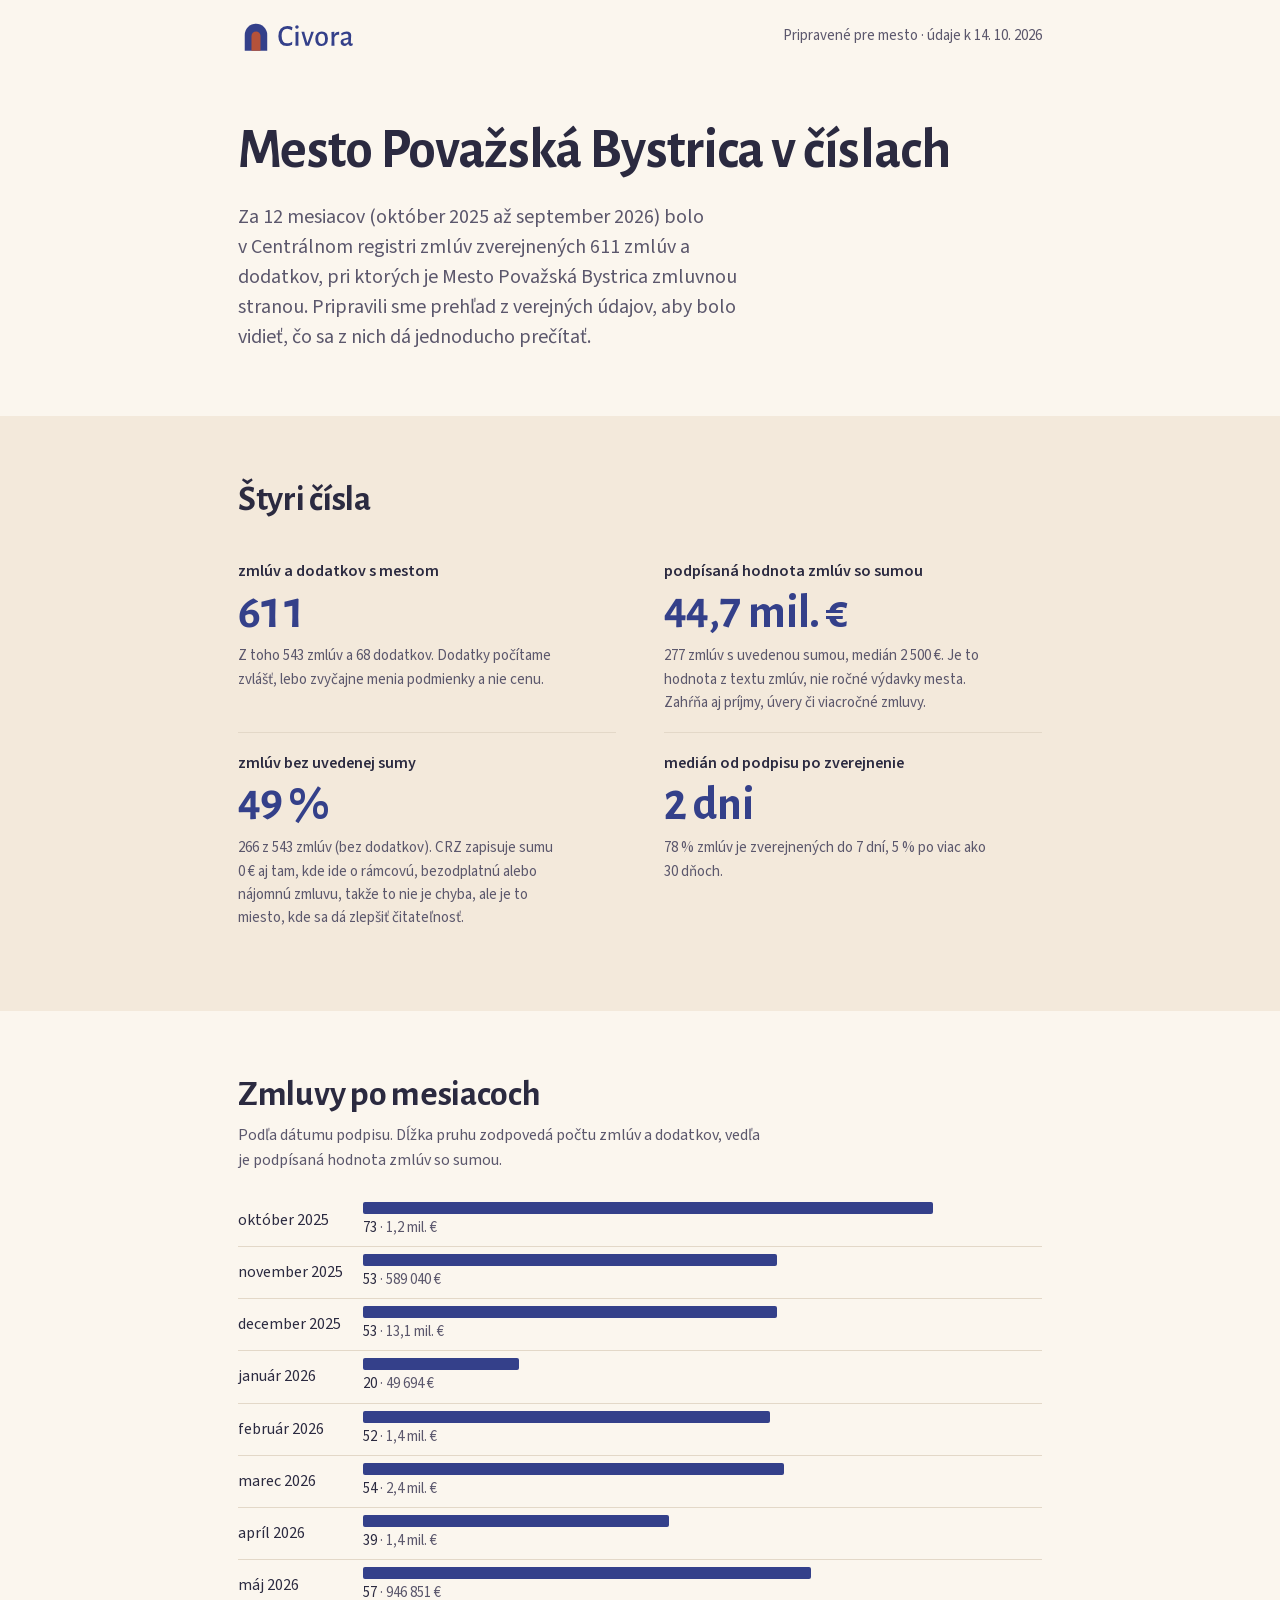
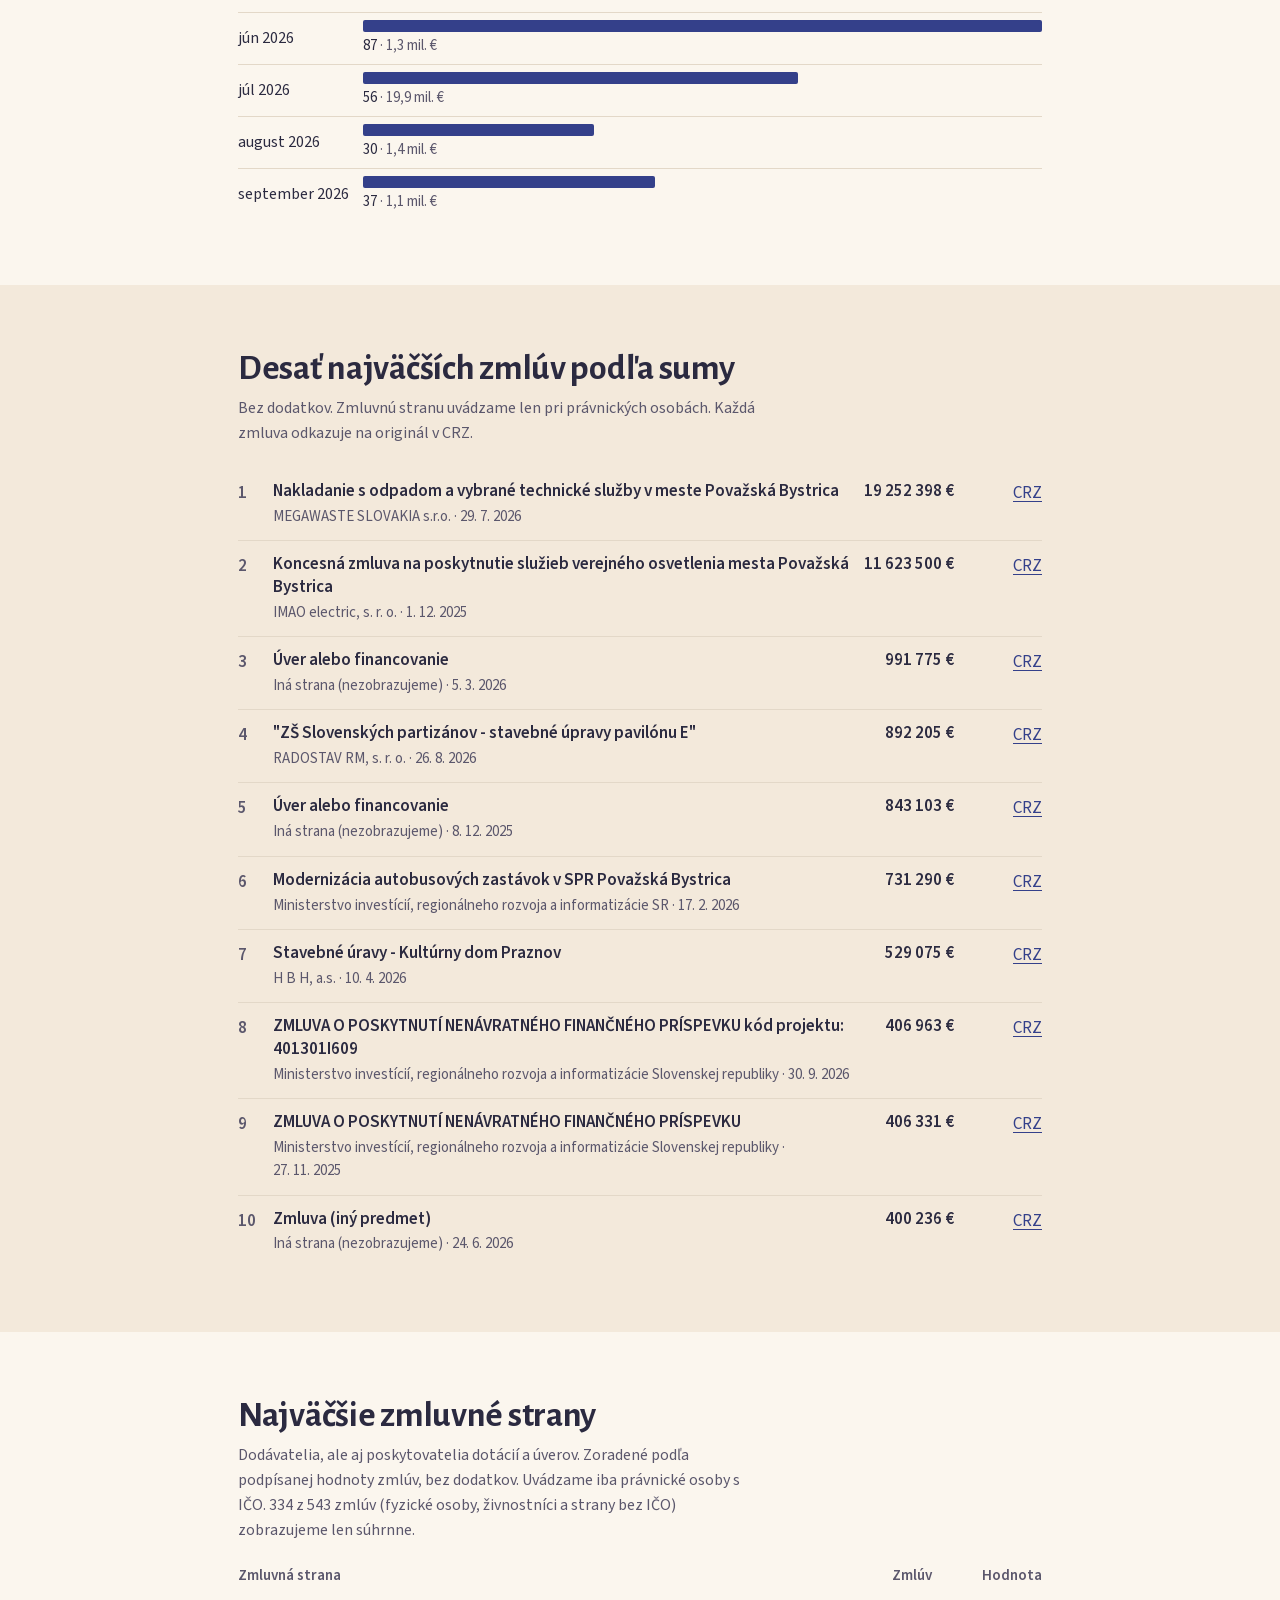
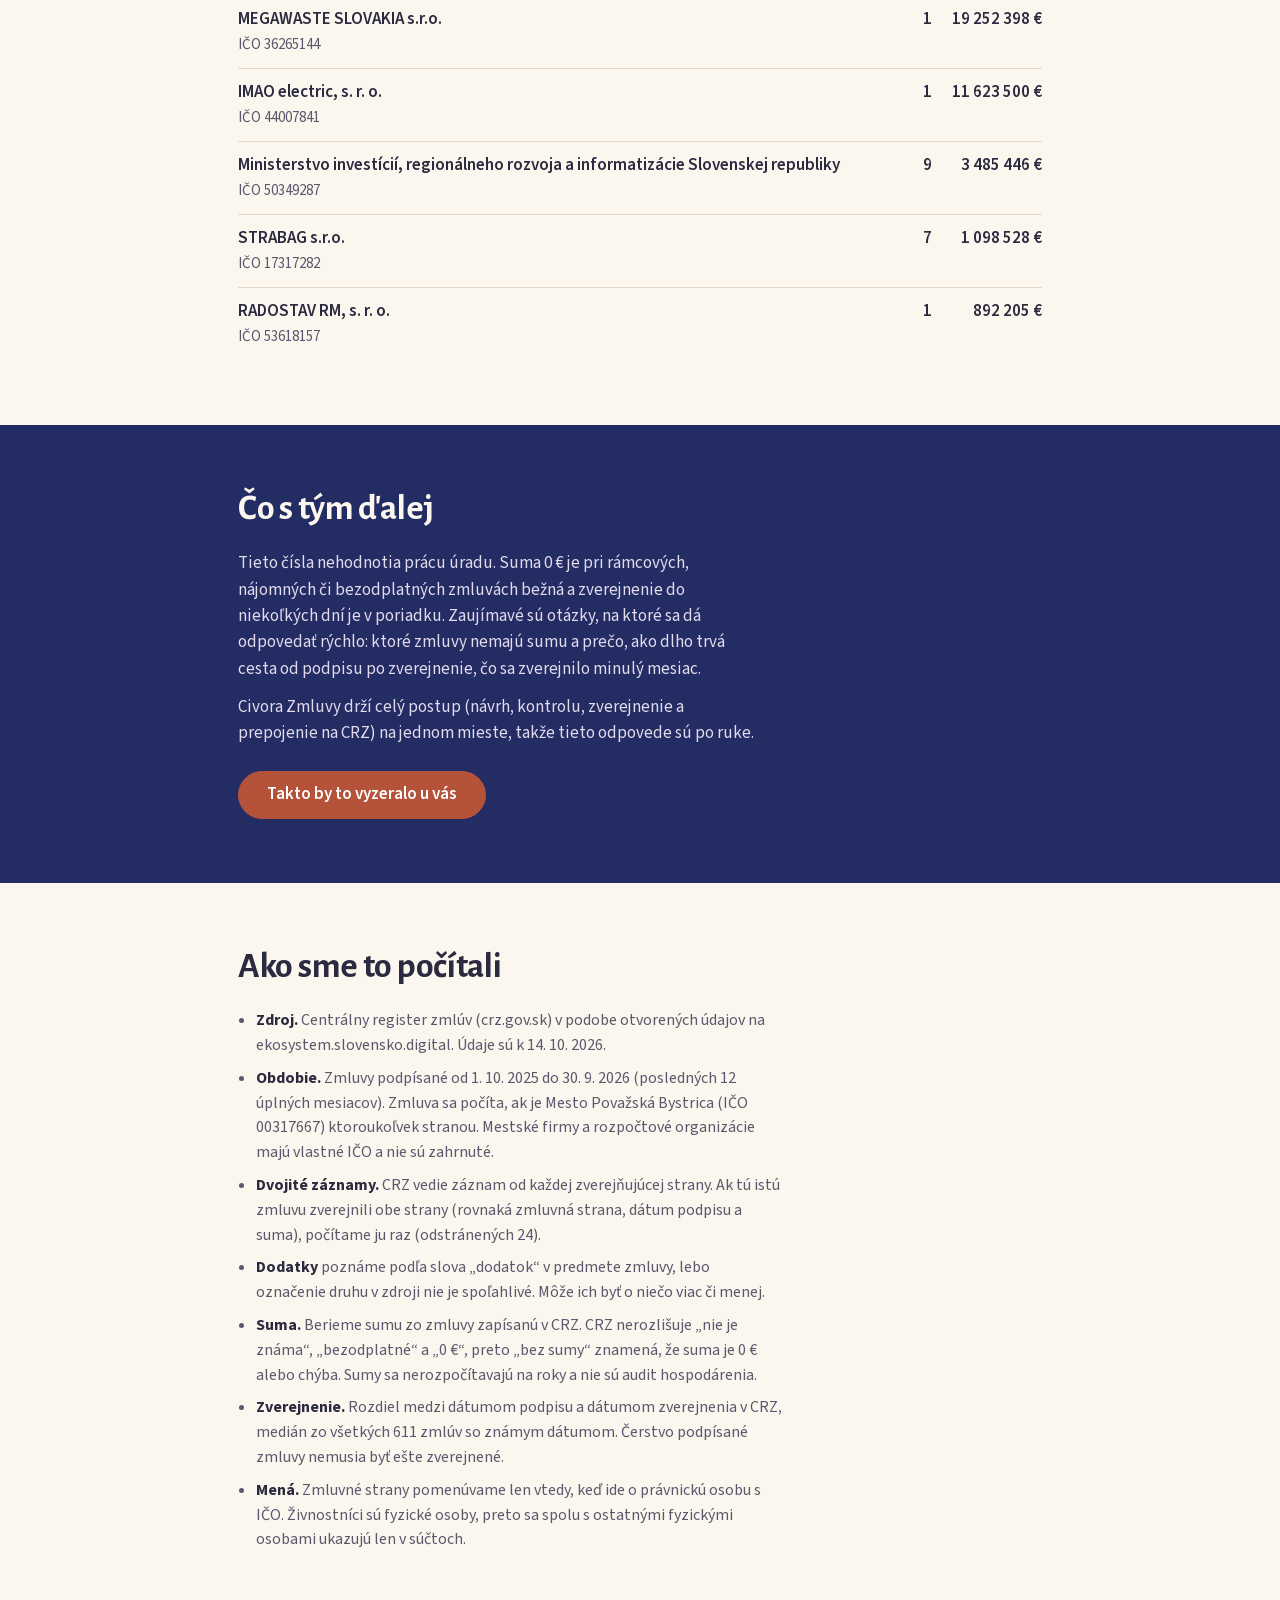
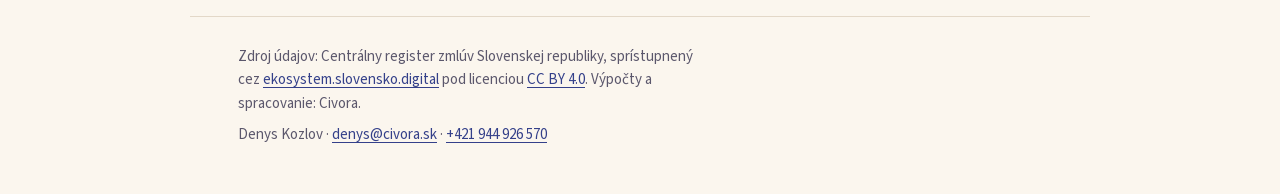
<file: r/ef34e5b584b339e68fb0/index.html>
<!doctype html>
<html lang="sk">
<head>
<meta charset="utf-8">
<meta name="viewport" content="width=device-width, initial-scale=1">
<title>Mesto Považská Bystrica v číslach · Civora</title>
<meta name="description" content="Prehľad zmlúv mesta v Centrálnom registri zmlúv, október 2025 až september 2026.">
<meta name="robots" content="noindex, nofollow, noarchive, nosnippet, noimageindex">
<meta name="googlebot" content="noindex, nofollow">
<meta name="referrer" content="no-referrer">
<meta name="theme-color" content="#fbf6ee">
<link rel="icon" href="/favicon.svg" type="image/svg+xml">
<link rel="preload" href="/fonts/alegreya-sans-latin-700.woff2" as="font" type="font/woff2" crossorigin>
<link rel="preload" href="/fonts/source-sans-3-latin-400.woff2" as="font" type="font/woff2" crossorigin>
<link rel="preload" href="/fonts/source-sans-3-latin-600.woff2" as="font" type="font/woff2" crossorigin>
<style>
@font-face{font-family:'Alegreya Sans';font-style:normal;font-weight:700;font-display:swap;src:url('/fonts/alegreya-sans-latin-ext-700.woff2') format('woff2');unicode-range:U+0100-02BA,U+02BD-02C5,U+02C7-02CC,U+02CE-02D7,U+02DD-02FF,U+0304,U+0308,U+0329,U+1D00-1DBF,U+1E00-1E9F,U+1EF2-1EFF,U+2020,U+20A0-20AB,U+20AD-20C0,U+2113,U+2C60-2C7F,U+A720-A7FF}
@font-face{font-family:'Alegreya Sans';font-style:normal;font-weight:700;font-display:swap;src:url('/fonts/alegreya-sans-latin-700.woff2') format('woff2');unicode-range:U+0000-00FF,U+0131,U+0152-0153,U+02BB-02BC,U+02C6,U+02DA,U+02DC,U+0304,U+0308,U+0329,U+2000-206F,U+20AC,U+2122,U+2191,U+2193,U+2212,U+2215,U+FEFF,U+FFFD}
@font-face{font-family:'Source Sans 3';font-style:normal;font-weight:400;font-display:optional;src:url('/fonts/source-sans-3-sk-ext-400.woff2') format('woff2');unicode-range:U+010C-010F,U+011A-011B,U+0139-013A,U+013D-013E,U+0147-0148,U+0154-0155,U+0158-0159,U+0160-0161,U+0164-0165,U+016E-016F,U+017D-017E}
@font-face{font-family:'Source Sans 3';font-style:normal;font-weight:400;font-display:optional;src:url('/fonts/source-sans-3-latin-400.woff2') format('woff2');unicode-range:U+0000-00FF,U+0131,U+0152-0153,U+02BB-02BC,U+02C6,U+02DA,U+02DC,U+0304,U+0308,U+0329,U+2000-206F,U+20AC,U+2122,U+2191,U+2193,U+2212,U+2215,U+FEFF,U+FFFD}
@font-face{font-family:'Source Sans 3';font-style:normal;font-weight:600;font-display:optional;src:url('/fonts/source-sans-3-sk-ext-600.woff2') format('woff2');unicode-range:U+010C-010F,U+011A-011B,U+0139-013A,U+013D-013E,U+0147-0148,U+0154-0155,U+0158-0159,U+0160-0161,U+0164-0165,U+016E-016F,U+017D-017E}
@font-face{font-family:'Source Sans 3';font-style:normal;font-weight:600;font-display:optional;src:url('/fonts/source-sans-3-latin-600.woff2') format('woff2');unicode-range:U+0000-00FF,U+0131,U+0152-0153,U+02BB-02BC,U+02C6,U+02DA,U+02DC,U+0304,U+0308,U+0329,U+2000-206F,U+20AC,U+2122,U+2191,U+2193,U+2212,U+2215,U+FEFF,U+FFFD}
@font-face{font-family:'Source Sans 3';font-style:normal;font-weight:700;font-display:optional;src:url('/fonts/source-sans-3-sk-ext-700.woff2') format('woff2');unicode-range:U+010C-010F,U+011A-011B,U+0139-013A,U+013D-013E,U+0147-0148,U+0154-0155,U+0158-0159,U+0160-0161,U+0164-0165,U+016E-016F,U+017D-017E}
@font-face{font-family:'Source Sans 3';font-style:normal;font-weight:700;font-display:optional;src:url('/fonts/source-sans-3-latin-700.woff2') format('woff2');unicode-range:U+0000-00FF,U+0131,U+0152-0153,U+02BB-02BC,U+02C6,U+02DA,U+02DC,U+0304,U+0308,U+0329,U+2000-206F,U+20AC,U+2122,U+2191,U+2193,U+2212,U+2215,U+FEFF,U+FFFD}

/* Dvere identity. Token names and values match /brand/tokens.css. */
:root{
  --civora-indigo:#34408a;--civora-indigo-deep:#232c63;--civora-terracotta:#b5523a;--civora-terracotta-deep:#9a4430;
  --civora-clay-tint:#f4d9cc;--civora-paper:#fbf6ee;--civora-cream:#f3e9db;--civora-rule:#e3d8c8;
  --civora-ink:#2b2a40;--civora-muted:#5b576c;
  --civora-font-display:"Alegreya Sans",system-ui,sans-serif;
  --civora-font-text:"Source Sans 3",system-ui,-apple-system,"Segoe UI",sans-serif;
  --civora-radius:10px;--civora-measure:66ch;--gutter:clamp(20px,5vw,48px);
  scrollbar-color:#b9ab97 var(--civora-paper);
}
*,*::before,*::after{box-sizing:border-box}
html{-webkit-text-size-adjust:100%}
body{margin:0;background:var(--civora-paper);color:var(--civora-ink);font-family:var(--civora-font-text);
  font-size:1.0625rem;line-height:1.55;font-variant-numeric:lining-nums tabular-nums;-webkit-font-smoothing:antialiased;overflow-x:clip}
::selection{background:var(--civora-clay-tint);color:var(--civora-ink)}
a{color:var(--civora-indigo);text-underline-offset:.18em;text-decoration-thickness:1px}
a:hover{color:var(--civora-indigo-deep);text-decoration-thickness:2px}
:focus-visible{outline:3px solid var(--civora-indigo);outline-offset:3px;border-radius:4px}
.wrap{max-width:900px;margin:0 auto;padding-inline:var(--gutter)}
.sr{position:absolute;width:1px;height:1px;overflow:hidden;clip:rect(0 0 0 0);white-space:nowrap}
.skip{position:absolute;left:-9999px;top:8px;background:var(--civora-ink);color:#fff;padding:10px 16px;border-radius:var(--civora-radius);z-index:10}
.skip:focus{left:var(--gutter)}
.skip,.skip:hover{color:#fff}
h1,h2{margin:0;font-family:var(--civora-font-display);font-weight:700;line-height:1.1;text-wrap:balance}
h1{font-size:clamp(2.25rem,1.4rem + 3.6vw,3.5rem);letter-spacing:-.012em}
h2{font-size:clamp(1.65rem,1.2rem + 1.5vw,2.25rem);letter-spacing:-.008em}
p{margin:0;max-width:var(--civora-measure);text-wrap:pretty}

.top{display:flex;align-items:center;justify-content:space-between;gap:10px 20px;flex-wrap:wrap;padding-block:18px}
.brand{display:block;line-height:0;border-radius:4px}
.brand img{height:36px;width:auto}
.meta{font-size:.9375rem;color:var(--civora-muted)}

.band{padding-block:clamp(36px,6vw,64px)}
.band--cream{background:var(--civora-cream)}
.band--intro{padding-block:clamp(20px,4vw,48px) clamp(36px,6vw,64px)}
.lead{font-size:1.25rem;line-height:1.5;color:var(--civora-muted);margin-top:20px;max-width:52ch}
.sub{color:var(--civora-muted);margin-top:8px;font-size:1rem}
h2+*{margin-top:22px}h2+.sub{margin-top:8px}h2+.sub+*{margin-top:22px}

.facts{margin:22px 0 0;display:grid;grid-template-columns:1fr;gap:0 48px}
.fact{padding-block:18px;border-top:1px solid var(--civora-rule)}
.fact:first-child{border-top:0}
.fact dt{font-weight:600;font-size:1rem}
.fact dd{margin:0}
.fact .big{font-family:var(--civora-font-display);font-size:3rem;font-weight:700;line-height:1.05;letter-spacing:-.012em;color:var(--civora-indigo);margin-top:4px}
.fact .note{color:var(--civora-muted);font-size:.9375rem;margin-top:6px;max-width:46ch}
@media(min-width:720px){.facts{grid-template-columns:1fr 1fr}.fact:nth-child(2){border-top:0}}

table{width:100%;border-collapse:collapse}
.trend th,.trend td{padding:7px 0;border-top:1px solid var(--civora-rule);vertical-align:middle;text-align:left}
.trend tbody tr:first-child>*{border-top:0}
.trend th{font-weight:400;white-space:nowrap;padding-right:14px;width:1%;font-size:1rem}
.bar{display:block;height:.75rem;background:var(--civora-indigo);border-radius:2px}
.barlabel{display:block;font-size:.9375rem;margin-top:2px}
.barlabel .val{color:var(--civora-muted)}
.data th,.data td{text-align:left;vertical-align:top}
.data tbody tr{border-top:1px solid var(--civora-rule)}
.data tbody tr:first-child{border-top:0}
.data td{padding:12px 0}
.rank{width:2.2rem;color:var(--civora-muted);font-weight:600}
.what{padding-right:16px}
.subject{display:block;font-weight:600;line-height:1.35}
.who{display:block;color:var(--civora-muted);font-size:.9375rem;margin-top:2px}
.amt,.n{text-align:right!important;white-space:nowrap;padding-left:14px!important}
.data td.amt,.data td.n{font-weight:600;line-height:1.35}
.data thead:not(.sr) th{font-size:.9375rem;color:var(--civora-muted);font-weight:600;padding:0 0 8px}
.data td.crz{width:5.5rem;text-align:right;padding-left:14px}
@media(max-width:639px){
  .data:has(.rank) tbody tr{display:grid;grid-template-columns:2rem 1fr auto;grid-template-areas:"r w w" ". a c";gap:2px 0;padding-block:12px}
  .data:has(.rank) td{padding:0}.rank{grid-area:r}.what{grid-area:w;padding-right:0}
  .data:has(.rank) .amt{grid-area:a;text-align:left!important;padding:4px 0 0!important}
  .data:has(.rank) td.crz{grid-area:c;width:auto;padding:4px 0 0}
}

/* the one strict band, and the one terracotta action */
.next{background:var(--civora-indigo-deep);color:var(--civora-paper)}
.next p{color:#e3dcee}.next p+p{margin-top:12px}.next p:last-child{margin-top:24px}
.btn{display:inline-flex;align-items:center;justify-content:center;min-height:48px;padding:0 28px;border-radius:999px;background:var(--civora-terracotta);
  color:#fff;font-weight:600;font-size:1.0625rem;text-decoration:none;border:1px solid var(--civora-terracotta)}
.btn:hover{background:var(--civora-terracotta-deep);border-color:var(--civora-terracotta-deep);color:#fff}
.next :focus-visible{outline-color:var(--civora-paper)}

.method ul{margin:22px 0 0;padding-left:1.1rem;max-width:68ch;color:var(--civora-muted);font-size:1rem}
.method li+li{margin-top:8px}.method strong{color:var(--civora-ink)}
footer{border-top:1px solid var(--civora-rule);padding-block:28px 48px;font-size:.9375rem;color:var(--civora-muted)}
footer p{max-width:70ch}footer .contact{margin-top:8px}
@media(prefers-reduced-motion:no-preference){.btn{transition:background-color .15s ease,border-color .15s ease}}

@page{size:A4;margin:14mm 14mm}
@media print{
  body{font-size:10.5pt;line-height:1.4;color:#000;background:#fff}
  .skip,.no-print{display:none!important}
  .wrap{max-width:none;padding-inline:0}
  .top{padding-block:0 8pt}.brand img{height:28px}
  h1{font-size:24pt}h2{font-size:14pt;break-after:avoid}
  .band:not(.next){background:#fff;padding-block:16px;break-inside:avoid}
  .fact .big{font-size:22pt}
  .facts{break-inside:avoid}.fact,tr{break-inside:avoid}
  .bar{-webkit-print-color-adjust:exact;print-color-adjust:exact}
  a{color:#000;text-decoration:none}
  .lead,.sub,.fact .note,.method ul,.who,.meta,footer{color:#333}
}

</style>
</head>
<body>
<a class="skip" href="#obsah">Preskočiť na obsah</a>
<header class="top wrap">
  <a class="brand" href="https://civora.sk/" rel="noreferrer" aria-label="Civora"><img src="/brand/wordmark.svg" width="118" height="36" alt="Civora"></a>
  <p class="meta">Pripravené pre mesto · údaje k 14. 10. 2026</p>
</header>
<main id="obsah">
  <section class="band band--intro"><div class="wrap">
    <h1>Mesto Považská Bystrica v&nbsp;číslach</h1>
    <p class="lead">Za 12 mesiacov (október 2025 až september 2026) bolo v&nbsp;Centrálnom registri zmlúv zverejnených 611 zmlúv a dodatkov, pri ktorých je Mesto Považská Bystrica zmluvnou stranou.
    Pripravili sme prehľad z&nbsp;verejných údajov, aby bolo vidieť, čo sa z&nbsp;nich dá jednoducho prečítať.</p>
  </div></section>

  <section class="band band--cream" aria-labelledby="h-cisla"><div class="wrap">
    <h2 id="h-cisla">Štyri čísla</h2>
    <dl class="facts"><div class="fact"><dt>zmlúv a dodatkov s mestom</dt><dd class="big">611</dd><dd class="note">Z toho 543 zmlúv a 68 dodatkov. Dodatky počítame zvlášť, lebo zvyčajne menia podmienky a nie cenu.</dd></div><div class="fact"><dt>podpísaná hodnota zmlúv so sumou</dt><dd class="big">44,7 mil. €</dd><dd class="note">277 zmlúv s uvedenou sumou, medián 2 500 €. Je to hodnota z textu zmlúv, nie ročné výdavky mesta. Zahŕňa aj príjmy, úvery či viacročné zmluvy.</dd></div><div class="fact"><dt>zmlúv bez uvedenej sumy</dt><dd class="big">49 %</dd><dd class="note">266 z 543 zmlúv (bez dodatkov). CRZ zapisuje sumu 0 € aj tam, kde ide o rámcovú, bezodplatnú alebo nájomnú zmluvu, takže to nie je chyba, ale je to miesto, kde sa dá zlepšiť čitateľnosť.</dd></div><div class="fact"><dt>medián od podpisu po zverejnenie</dt><dd class="big">2 dni</dd><dd class="note">78 % zmlúv je zverejnených do 7 dní, 5 % po viac ako 30 dňoch.</dd></div></dl>
  </div></section>

  <section class="band" aria-labelledby="h-mesiace"><div class="wrap">
    <h2 id="h-mesiace">Zmluvy po mesiacoch</h2>
    <p class="sub">Podľa dátumu podpisu. Dĺžka pruhu zodpovedá počtu zmlúv a dodatkov, vedľa je podpísaná hodnota zmlúv so sumou.</p>
    <table class="trend"><caption class="sr">Počet zmlúv a dodatkov podľa mesiaca podpisu</caption>
    <thead class="sr"><tr><th scope="col">Mesiac</th><th scope="col">Počet zmlúv a hodnota</th></tr></thead><tbody><tr><th scope="row">október 2025</th><td><span class="bar" style="width:84%"></span><span class="barlabel">73<span class="val"> · 1,2 mil. €</span></span></td></tr><tr><th scope="row">november 2025</th><td><span class="bar" style="width:61%"></span><span class="barlabel">53<span class="val"> · 589 040 €</span></span></td></tr><tr><th scope="row">december 2025</th><td><span class="bar" style="width:61%"></span><span class="barlabel">53<span class="val"> · 13,1 mil. €</span></span></td></tr><tr><th scope="row">január 2026</th><td><span class="bar" style="width:23%"></span><span class="barlabel">20<span class="val"> · 49 694 €</span></span></td></tr><tr><th scope="row">február 2026</th><td><span class="bar" style="width:60%"></span><span class="barlabel">52<span class="val"> · 1,4 mil. €</span></span></td></tr><tr><th scope="row">marec 2026</th><td><span class="bar" style="width:62%"></span><span class="barlabel">54<span class="val"> · 2,4 mil. €</span></span></td></tr><tr><th scope="row">apríl 2026</th><td><span class="bar" style="width:45%"></span><span class="barlabel">39<span class="val"> · 1,4 mil. €</span></span></td></tr><tr><th scope="row">máj 2026</th><td><span class="bar" style="width:66%"></span><span class="barlabel">57<span class="val"> · 946 851 €</span></span></td></tr><tr><th scope="row">jún 2026</th><td><span class="bar" style="width:100%"></span><span class="barlabel">87<span class="val"> · 1,3 mil. €</span></span></td></tr><tr><th scope="row">júl 2026</th><td><span class="bar" style="width:64%"></span><span class="barlabel">56<span class="val"> · 19,9 mil. €</span></span></td></tr><tr><th scope="row">august 2026</th><td><span class="bar" style="width:34%"></span><span class="barlabel">30<span class="val"> · 1,4 mil. €</span></span></td></tr><tr><th scope="row">september 2026</th><td><span class="bar" style="width:43%"></span><span class="barlabel">37<span class="val"> · 1,1 mil. €</span></span></td></tr></tbody></table>
  </div></section>

  <section class="band band--cream" aria-labelledby="h-top"><div class="wrap">
    <h2 id="h-top">Desať najväčších zmlúv podľa sumy</h2>
    <p class="sub">Bez dodatkov. Zmluvnú stranu uvádzame len pri právnických osobách. Každá zmluva odkazuje na originál v CRZ.</p>
    <table class="data"><caption class="sr">Desať zmlúv s najvyššou sumou</caption>
    <thead class="sr"><tr><th scope="col">Poradie</th><th scope="col">Predmet a zmluvná strana</th><th scope="col">Suma</th><th scope="col">Odkaz</th></tr></thead><tbody><tr><td class="rank">1</td><td class="what"><span class="subject">Nakladanie s odpadom a vybrané technické služby v meste Považská Bystrica</span><span class="who">MEGAWASTE SLOVAKIA s.r.o. · 29. 7. 2026</span></td><td class="amt">19 252 398 €</td><td class="crz"><a href="https://www.crz.gov.sk/zmluva/12637594/" rel="noreferrer noopener">CRZ<span class="sr"> – zmluva č. 12637594</span></a></td></tr><tr><td class="rank">2</td><td class="what"><span class="subject">Koncesná zmluva na poskytnutie služieb verejného osvetlenia mesta Považská Bystrica</span><span class="who">IMAO electric, s. r. o. · 1. 12. 2025</span></td><td class="amt">11 623 500 €</td><td class="crz"><a href="https://www.crz.gov.sk/zmluva/11695552/" rel="noreferrer noopener">CRZ<span class="sr"> – zmluva č. 11695552</span></a></td></tr><tr><td class="rank">3</td><td class="what"><span class="subject">Úver alebo financovanie</span><span class="who">Iná strana (nezobrazujeme) · 5. 3. 2026</span></td><td class="amt">991 775 €</td><td class="crz"><a href="https://www.crz.gov.sk/zmluva/12075075/" rel="noreferrer noopener">CRZ<span class="sr"> – zmluva č. 12075075</span></a></td></tr><tr><td class="rank">4</td><td class="what"><span class="subject">&quot;ZŠ Slovenských partizánov - stavebné úpravy pavilónu E&quot;</span><span class="who">RADOSTAV RM, s. r. o. · 26. 8. 2026</span></td><td class="amt">892 205 €</td><td class="crz"><a href="https://www.crz.gov.sk/zmluva/12722933/" rel="noreferrer noopener">CRZ<span class="sr"> – zmluva č. 12722933</span></a></td></tr><tr><td class="rank">5</td><td class="what"><span class="subject">Úver alebo financovanie</span><span class="who">Iná strana (nezobrazujeme) · 8. 12. 2025</span></td><td class="amt">843 103 €</td><td class="crz"><a href="https://www.crz.gov.sk/zmluva/11764647/" rel="noreferrer noopener">CRZ<span class="sr"> – zmluva č. 11764647</span></a></td></tr><tr><td class="rank">6</td><td class="what"><span class="subject">Modernizácia autobusových zastávok v SPR Považská Bystrica</span><span class="who">Ministerstvo investícií, regionálneho rozvoja a informatizácie SR · 17. 2. 2026</span></td><td class="amt">731 290 €</td><td class="crz"><a href="https://www.crz.gov.sk/zmluva/12015587/" rel="noreferrer noopener">CRZ<span class="sr"> – zmluva č. 12015587</span></a></td></tr><tr><td class="rank">7</td><td class="what"><span class="subject">Stavebné úravy - Kultúrny dom Praznov</span><span class="who">H B H, a.s. · 10. 4. 2026</span></td><td class="amt">529 075 €</td><td class="crz"><a href="https://www.crz.gov.sk/zmluva/12216202/" rel="noreferrer noopener">CRZ<span class="sr"> – zmluva č. 12216202</span></a></td></tr><tr><td class="rank">8</td><td class="what"><span class="subject">ZMLUVA O POSKYTNUTÍ NENÁVRATNÉHO FINANČNÉHO PRÍSPEVKU kód projektu: 401301I609</span><span class="who">Ministerstvo investícií, regionálneho rozvoja a informatizácie Slovenskej republiky · 30. 9. 2026</span></td><td class="amt">406 963 €</td><td class="crz"><a href="https://www.crz.gov.sk/zmluva/12885457/" rel="noreferrer noopener">CRZ<span class="sr"> – zmluva č. 12885457</span></a></td></tr><tr><td class="rank">9</td><td class="what"><span class="subject">ZMLUVA O POSKYTNUTÍ NENÁVRATNÉHO FINANČNÉHO PRÍSPEVKU</span><span class="who">Ministerstvo investícií, regionálneho rozvoja a informatizácie Slovenskej republiky · 27. 11. 2025</span></td><td class="amt">406 331 €</td><td class="crz"><a href="https://www.crz.gov.sk/zmluva/11673662/" rel="noreferrer noopener">CRZ<span class="sr"> – zmluva č. 11673662</span></a></td></tr><tr><td class="rank">10</td><td class="what"><span class="subject">Zmluva (iný predmet)</span><span class="who">Iná strana (nezobrazujeme) · 24. 6. 2026</span></td><td class="amt">400 236 €</td><td class="crz"><a href="https://www.crz.gov.sk/zmluva/12507714/" rel="noreferrer noopener">CRZ<span class="sr"> – zmluva č. 12507714</span></a></td></tr></tbody></table>
  </div></section>

  <section class="band" aria-labelledby="h-dod"><div class="wrap">
    <h2 id="h-dod">Najväčšie zmluvné strany</h2>
    <p class="sub">Dodávatelia, ale aj poskytovatelia dotácií a úverov. Zoradené podľa podpísanej hodnoty zmlúv, bez dodatkov. Uvádzame iba právnické osoby s IČO.
    334 z&nbsp;543 zmlúv (fyzické osoby, živnostníci a strany bez IČO) zobrazujeme len súhrnne.</p>
    <table class="data"><caption class="sr">Najväčší dodávatelia podľa hodnoty zmlúv</caption><thead><tr><th scope="col">Zmluvná strana</th><th scope="col" class="n">Zmlúv</th><th scope="col" class="amt">Hodnota</th></tr></thead><tbody><tr><td class="what"><span class="subject">MEGAWASTE SLOVAKIA s.r.o.</span><span class="who">IČO 36265144</span></td><td class="n">1</td><td class="amt">19 252 398 €</td></tr><tr><td class="what"><span class="subject">IMAO electric, s. r. o.</span><span class="who">IČO 44007841</span></td><td class="n">1</td><td class="amt">11 623 500 €</td></tr><tr><td class="what"><span class="subject">Ministerstvo investícií, regionálneho rozvoja a informatizácie Slovenskej republiky</span><span class="who">IČO 50349287</span></td><td class="n">9</td><td class="amt">3 485 446 €</td></tr><tr><td class="what"><span class="subject">STRABAG s.r.o.</span><span class="who">IČO 17317282</span></td><td class="n">7</td><td class="amt">1 098 528 €</td></tr><tr><td class="what"><span class="subject">RADOSTAV RM, s. r. o.</span><span class="who">IČO 53618157</span></td><td class="n">1</td><td class="amt">892 205 €</td></tr></tbody></table>
  </div></section>

  <section class="band next no-print" aria-labelledby="h-dalej"><div class="wrap">
    <h2 id="h-dalej">Čo s tým ďalej</h2>
    <p>Tieto čísla nehodnotia prácu úradu. Suma 0&nbsp;€ je pri rámcových, nájomných či bezodplatných zmluvách bežná a zverejnenie do niekoľkých dní je v&nbsp;poriadku. Zaujímavé sú otázky, na ktoré sa dá odpovedať rýchlo: ktoré zmluvy nemajú sumu a prečo, ako dlho trvá cesta od podpisu po zverejnenie, čo sa zverejnilo minulý mesiac.</p>
    <p>Civora Zmluvy drží celý postup (návrh, kontrolu, zverejnenie a prepojenie na CRZ) na jednom mieste, takže tieto odpovede sú po ruke.</p>
    <p><a class="btn" href="mailto:denys@civora.sk?subject=Ukážka%20Civora%20Zmluvy%20pre%20Mesto%20Považská%20Bystrica">Takto by to vyzeralo u&nbsp;vás</a></p>
  </div></section>

  <section class="band method" aria-labelledby="h-metoda"><div class="wrap">
    <h2 id="h-metoda">Ako sme to počítali</h2>
    <ul>
      <li><strong>Zdroj.</strong> Centrálny register zmlúv (crz.gov.sk) v&nbsp;podobe otvorených údajov na ekosystem.slovensko.digital. Údaje sú k&nbsp;14. 10. 2026.</li>
      <li><strong>Obdobie.</strong> Zmluvy podpísané od 1. 10. 2025 do 30. 9. 2026 (posledných 12 úplných mesiacov). Zmluva sa počíta, ak je Mesto Považská Bystrica (IČO 00317667) ktoroukoľvek stranou. Mestské firmy a rozpočtové organizácie majú vlastné IČO a nie sú zahrnuté.</li>
      <li><strong>Dvojité záznamy.</strong> CRZ vedie záznam od každej zverejňujúcej strany. Ak tú istú zmluvu zverejnili obe strany (rovnaká zmluvná strana, dátum podpisu a suma), počítame ju raz (odstránených 24).</li>
      <li><strong>Dodatky</strong> poznáme podľa slova „dodatok“ v&nbsp;predmete zmluvy, lebo označenie druhu v&nbsp;zdroji nie je spoľahlivé. Môže ich byť o niečo viac či menej.</li>
      <li><strong>Suma.</strong> Berieme sumu zo zmluvy zapísanú v&nbsp;CRZ. CRZ nerozlišuje „nie je známa“, „bezodplatné“ a „0 €“, preto „bez sumy“ znamená, že suma je 0 € alebo chýba. Sumy sa nerozpočítavajú na roky a nie sú audit hospodárenia.</li>
      <li><strong>Zverejnenie.</strong> Rozdiel medzi dátumom podpisu a dátumom zverejnenia v&nbsp;CRZ, medián zo všetkých 611 zmlúv so známym dátumom. Čerstvo podpísané zmluvy nemusia byť ešte zverejnené.</li>
      <li><strong>Mená.</strong> Zmluvné strany pomenúvame len vtedy, keď ide o právnickú osobu s IČO. Živnostníci sú fyzické osoby, preto sa spolu s ostatnými fyzickými osobami ukazujú len v&nbsp;súčtoch.</li>
    </ul>
  </div></section>
</main>
<footer class="wrap">
  <p class="attr">Zdroj údajov: Centrálny register zmlúv Slovenskej republiky, sprístupnený cez <a href="https://ekosystem.slovensko.digital/" rel="noreferrer noopener">ekosystem.slovensko.digital</a> pod licenciou <a href="https://creativecommons.org/licenses/by/4.0/deed.sk" rel="noreferrer noopener">CC BY 4.0</a>. Výpočty a spracovanie: Civora.</p>
  <p class="contact">Denys Kozlov · <a href="mailto:denys@civora.sk">denys@civora.sk</a> · <a href="tel:+421944926570">+421 944 926 570</a></p>
</footer>
</body>
</html>
</file>
